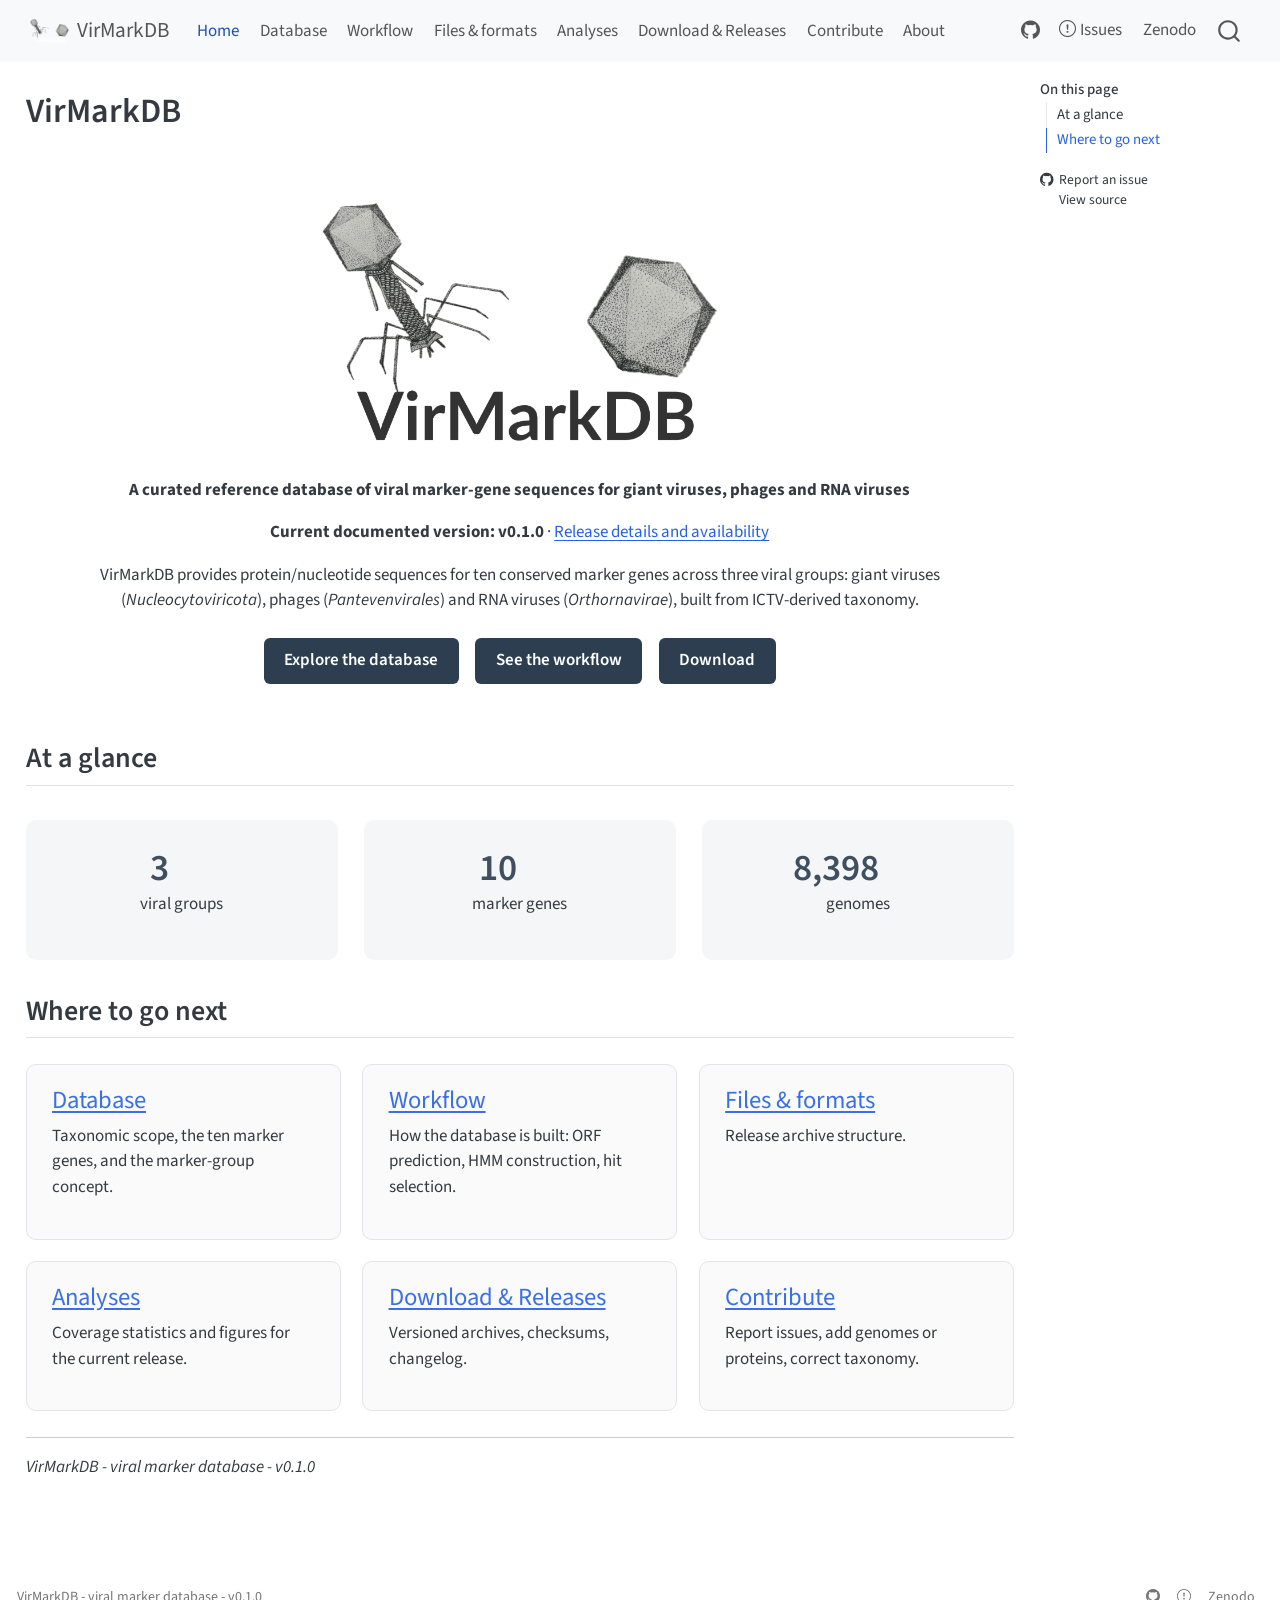
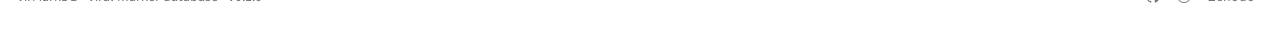
<file: index.html>
<!DOCTYPE html>
<html xmlns="http://www.w3.org/1999/xhtml" lang="en" xml:lang="en"><head>

<meta charset="utf-8">
<meta name="generator" content="quarto-1.6.42">

<meta name="viewport" content="width=device-width, initial-scale=1.0, user-scalable=yes">


<title>VirMarkDB</title>
<style>
code{white-space: pre-wrap;}
span.smallcaps{font-variant: small-caps;}
div.columns{display: flex; gap: min(4vw, 1.5em);}
div.column{flex: auto; overflow-x: auto;}
div.hanging-indent{margin-left: 1.5em; text-indent: -1.5em;}
ul.task-list{list-style: none;}
ul.task-list li input[type="checkbox"] {
  width: 0.8em;
  margin: 0 0.8em 0.2em -1em; /* quarto-specific, see https://github.com/quarto-dev/quarto-cli/issues/4556 */ 
  vertical-align: middle;
}
</style>


<script src="site_libs/quarto-nav/quarto-nav.js"></script>
<script src="site_libs/quarto-nav/headroom.min.js"></script>
<script src="site_libs/clipboard/clipboard.min.js"></script>
<script src="site_libs/quarto-search/autocomplete.umd.js"></script>
<script src="site_libs/quarto-search/fuse.min.js"></script>
<script src="site_libs/quarto-search/quarto-search.js"></script>
<meta name="quarto:offset" content="./">
<link href="./assets/logo_virmark_blank.png" rel="icon" type="image/png">
<script src="site_libs/quarto-html/quarto.js"></script>
<script src="site_libs/quarto-html/popper.min.js"></script>
<script src="site_libs/quarto-html/tippy.umd.min.js"></script>
<script src="site_libs/quarto-html/anchor.min.js"></script>
<link href="site_libs/quarto-html/tippy.css" rel="stylesheet">
<link href="site_libs/quarto-html/quarto-syntax-highlighting-2f5df379a58b258e96c21c0638c20c03.css" rel="stylesheet" id="quarto-text-highlighting-styles">
<script src="site_libs/bootstrap/bootstrap.min.js"></script>
<link href="site_libs/bootstrap/bootstrap-icons.css" rel="stylesheet">
<link href="site_libs/bootstrap/bootstrap-a5e256e5356073c5be481d0d0d0ba44e.min.css" rel="stylesheet" append-hash="true" id="quarto-bootstrap" data-mode="light">
<script id="quarto-search-options" type="application/json">{
  "location": "navbar",
  "copy-button": false,
  "collapse-after": 3,
  "panel-placement": "end",
  "type": "overlay",
  "limit": 50,
  "keyboard-shortcut": [
    "f",
    "/",
    "s"
  ],
  "show-item-context": false,
  "language": {
    "search-no-results-text": "No results",
    "search-matching-documents-text": "matching documents",
    "search-copy-link-title": "Copy link to search",
    "search-hide-matches-text": "Hide additional matches",
    "search-more-match-text": "more match in this document",
    "search-more-matches-text": "more matches in this document",
    "search-clear-button-title": "Clear",
    "search-text-placeholder": "",
    "search-detached-cancel-button-title": "Cancel",
    "search-submit-button-title": "Submit",
    "search-label": "Search"
  }
}</script>


<link rel="stylesheet" href="styles.css">
</head>

<body class="nav-fixed">

<div id="quarto-search-results"></div>
  <header id="quarto-header" class="headroom fixed-top">
    <nav class="navbar navbar-expand-lg " data-bs-theme="dark">
      <div class="navbar-container container-fluid">
      <div class="navbar-brand-container mx-auto">
    <a href="./index.html" class="navbar-brand navbar-brand-logo">
    <img src="./assets/logo_virmark_blank.png" alt="" class="navbar-logo">
    </a>
    <a class="navbar-brand" href="./index.html">
    <span class="navbar-title">VirMarkDB</span>
    </a>
  </div>
            <div id="quarto-search" class="" title="Search"></div>
          <button class="navbar-toggler" type="button" data-bs-toggle="collapse" data-bs-target="#navbarCollapse" aria-controls="navbarCollapse" role="menu" aria-expanded="false" aria-label="Toggle navigation" onclick="if (window.quartoToggleHeadroom) { window.quartoToggleHeadroom(); }">
  <span class="navbar-toggler-icon"></span>
</button>
          <div class="collapse navbar-collapse" id="navbarCollapse">
            <ul class="navbar-nav navbar-nav-scroll me-auto">
  <li class="nav-item">
    <a class="nav-link active" href="./index.html" aria-current="page"> 
<span class="menu-text">Home</span></a>
  </li>  
  <li class="nav-item">
    <a class="nav-link" href="./database.html"> 
<span class="menu-text">Database</span></a>
  </li>  
  <li class="nav-item">
    <a class="nav-link" href="./workflow.html"> 
<span class="menu-text">Workflow</span></a>
  </li>  
  <li class="nav-item">
    <a class="nav-link" href="./files-formats.html"> 
<span class="menu-text">Files &amp; formats</span></a>
  </li>  
  <li class="nav-item">
    <a class="nav-link" href="./analysis.html"> 
<span class="menu-text">Analyses</span></a>
  </li>  
  <li class="nav-item">
    <a class="nav-link" href="./releases.html"> 
<span class="menu-text">Download &amp; Releases</span></a>
  </li>  
  <li class="nav-item">
    <a class="nav-link" href="./contribute.html"> 
<span class="menu-text">Contribute</span></a>
  </li>  
  <li class="nav-item">
    <a class="nav-link" href="./about.html"> 
<span class="menu-text">About</span></a>
  </li>  
</ul>
            <ul class="navbar-nav navbar-nav-scroll ms-auto">
  <li class="nav-item compact">
    <a class="nav-link" href="https://github.com/virmarkdb/VirMarkDB"> <i class="bi bi-github" role="img">
</i> 
<span class="menu-text"></span></a>
  </li>  
  <li class="nav-item">
    <a class="nav-link" href="https://github.com/virmarkdb/VirMarkDB/issues"> <i class="bi bi-exclamation-circle" role="img">
</i> 
<span class="menu-text">Issues</span></a>
  </li>  
  <li class="nav-item">
    <a class="nav-link" href="https://doi.org/10.5281/zenodo.23712240"> 
<span class="menu-text">Zenodo</span></a>
  </li>  
</ul>
          </div> <!-- /navcollapse -->
            <div class="quarto-navbar-tools">
</div>
      </div> <!-- /container-fluid -->
    </nav>
</header>
<!-- content -->
<div id="quarto-content" class="quarto-container page-columns page-rows-contents page-layout-full page-navbar">
<!-- sidebar -->
<!-- margin-sidebar -->
    <div id="quarto-margin-sidebar" class="sidebar margin-sidebar">
        <nav id="TOC" role="doc-toc" class="toc-active">
    <h2 id="toc-title">On this page</h2>
   
  <ul>
  <li><a href="#at-a-glance" id="toc-at-a-glance" class="nav-link active" data-scroll-target="#at-a-glance">At a glance</a></li>
  <li><a href="#where-to-go-next" id="toc-where-to-go-next" class="nav-link" data-scroll-target="#where-to-go-next">Where to go next</a></li>
  </ul>
<div class="toc-actions"><ul><li><a href="https://github.com/virmarkdb/VirMarkDB/issues/new" class="toc-action"><i class="bi bi-github"></i>Report an issue</a></li><li><a href="https://github.com/virmarkdb/VirMarkDB/blob/main/index.qmd" class="toc-action"><i class="bi empty"></i>View source</a></li></ul></div></nav>
    </div>
<!-- main -->
<main class="content column-page-left" id="quarto-document-content">

<header id="title-block-header" class="quarto-title-block default">
<div class="quarto-title">
<h1 class="title">VirMarkDB</h1>
</div>



<div class="quarto-title-meta column-page-left">

    
  
    
  </div>
  


</header>


<div class="hero-banner">
<div class="quarto-figure quarto-figure-center">
<figure class="figure">
<p><img src="assets/logo_virmark.png" class="img-fluid quarto-figure quarto-figure-center figure-img" width="400"></p>
</figure>
</div>
<p><strong>A curated reference database of viral marker-gene sequences for giant viruses, phages and RNA viruses</strong></p>
<p><strong>Current documented version: v0.1.0</strong> · <a href="./releases.html">Release details and availability</a></p>
<p>VirMarkDB provides protein/nucleotide sequences for ten conserved marker genes across three viral groups: giant viruses (<em>Nucleocytoviricota</em>), phages (<em>Pantevenvirales</em>) and RNA viruses (<em>Orthornavirae</em>), built from ICTV-derived taxonomy.</p>
<p><a href="./database.html" class="btn-action">Explore the database</a> <a href="./workflow.html" class="btn-action">See the workflow</a> <a href="./releases.html" class="btn-action">Download</a></p>
</div>
<section id="at-a-glance" class="level2">
<h2 class="anchored" data-anchor-id="at-a-glance">At a glance</h2>
<div class="snapshot-grid">
<section id="section" class="level3 snapshot-card">
<h3 class="anchored" data-anchor-id="section">3</h3>
<p>viral groups</p>
</section>
<section id="section-1" class="level3 snapshot-card">
<h3 class="anchored" data-anchor-id="section-1">10</h3>
<p>marker genes</p>
</section>
<section id="section-2" class="level3 snapshot-card">
<h3 class="anchored" data-anchor-id="section-2">8,398</h3>
<p>genomes</p>
</section>
</div>
</section>
<section id="where-to-go-next" class="level2">
<h2 class="anchored" data-anchor-id="where-to-go-next">Where to go next</h2>
<div class="nav-grid">
<section id="database" class="level3 nav-card">
<h3 class="anchored" data-anchor-id="database"><a href="./database.html">Database</a></h3>
<p>Taxonomic scope, the ten marker genes, and the marker-group concept.</p>
</section>
<section id="workflow" class="level3 nav-card">
<h3 class="anchored" data-anchor-id="workflow"><a href="./workflow.html">Workflow</a></h3>
<p>How the database is built: ORF prediction, HMM construction, hit selection.</p>
</section>
<section id="files-formats" class="level3 nav-card">
<h3 class="anchored" data-anchor-id="files-formats"><a href="./files-formats.html">Files &amp; formats</a></h3>
<p>Release archive structure.</p>
</section>
<section id="analyses" class="level3 nav-card">
<h3 class="anchored" data-anchor-id="analyses"><a href="./analysis.html">Analyses</a></h3>
<p>Coverage statistics and figures for the current release.</p>
</section>
<section id="download-releases" class="level3 nav-card">
<h3 class="anchored" data-anchor-id="download-releases"><a href="./releases.html">Download &amp; Releases</a></h3>
<p>Versioned archives, checksums, changelog.</p>
</section>
<section id="contribute" class="level3 nav-card">
<h3 class="anchored" data-anchor-id="contribute"><a href="./contribute.html">Contribute</a></h3>
<p>Report issues, add genomes or proteins, correct taxonomy.</p>
</section>
</div>
<hr>
<p><em>VirMarkDB - viral marker database - v0.1.0</em></p>


</section>

<a onclick="window.scrollTo(0, 0); return false;" role="button" id="quarto-back-to-top"><i class="bi bi-arrow-up"></i> Back to top</a></main> <!-- /main -->
<script id="quarto-html-after-body" type="application/javascript">
window.document.addEventListener("DOMContentLoaded", function (event) {
  const toggleBodyColorMode = (bsSheetEl) => {
    const mode = bsSheetEl.getAttribute("data-mode");
    const bodyEl = window.document.querySelector("body");
    if (mode === "dark") {
      bodyEl.classList.add("quarto-dark");
      bodyEl.classList.remove("quarto-light");
    } else {
      bodyEl.classList.add("quarto-light");
      bodyEl.classList.remove("quarto-dark");
    }
  }
  const toggleBodyColorPrimary = () => {
    const bsSheetEl = window.document.querySelector("link#quarto-bootstrap");
    if (bsSheetEl) {
      toggleBodyColorMode(bsSheetEl);
    }
  }
  toggleBodyColorPrimary();  
  const icon = "";
  const anchorJS = new window.AnchorJS();
  anchorJS.options = {
    placement: 'right',
    icon: icon
  };
  anchorJS.add('.anchored');
  const isCodeAnnotation = (el) => {
    for (const clz of el.classList) {
      if (clz.startsWith('code-annotation-')) {                     
        return true;
      }
    }
    return false;
  }
  const onCopySuccess = function(e) {
    // button target
    const button = e.trigger;
    // don't keep focus
    button.blur();
    // flash "checked"
    button.classList.add('code-copy-button-checked');
    var currentTitle = button.getAttribute("title");
    button.setAttribute("title", "Copied!");
    let tooltip;
    if (window.bootstrap) {
      button.setAttribute("data-bs-toggle", "tooltip");
      button.setAttribute("data-bs-placement", "left");
      button.setAttribute("data-bs-title", "Copied!");
      tooltip = new bootstrap.Tooltip(button, 
        { trigger: "manual", 
          customClass: "code-copy-button-tooltip",
          offset: [0, -8]});
      tooltip.show();    
    }
    setTimeout(function() {
      if (tooltip) {
        tooltip.hide();
        button.removeAttribute("data-bs-title");
        button.removeAttribute("data-bs-toggle");
        button.removeAttribute("data-bs-placement");
      }
      button.setAttribute("title", currentTitle);
      button.classList.remove('code-copy-button-checked');
    }, 1000);
    // clear code selection
    e.clearSelection();
  }
  const getTextToCopy = function(trigger) {
      const codeEl = trigger.previousElementSibling.cloneNode(true);
      for (const childEl of codeEl.children) {
        if (isCodeAnnotation(childEl)) {
          childEl.remove();
        }
      }
      return codeEl.innerText;
  }
  const clipboard = new window.ClipboardJS('.code-copy-button:not([data-in-quarto-modal])', {
    text: getTextToCopy
  });
  clipboard.on('success', onCopySuccess);
  if (window.document.getElementById('quarto-embedded-source-code-modal')) {
    const clipboardModal = new window.ClipboardJS('.code-copy-button[data-in-quarto-modal]', {
      text: getTextToCopy,
      container: window.document.getElementById('quarto-embedded-source-code-modal')
    });
    clipboardModal.on('success', onCopySuccess);
  }
    var localhostRegex = new RegExp(/^(?:http|https):\/\/localhost\:?[0-9]*\//);
    var mailtoRegex = new RegExp(/^mailto:/);
      var filterRegex = new RegExp("https:\/\/virmarkdb\.github\.io\/VirMarkDB\/");
    var isInternal = (href) => {
        return filterRegex.test(href) || localhostRegex.test(href) || mailtoRegex.test(href);
    }
    // Inspect non-navigation links and adorn them if external
 	var links = window.document.querySelectorAll('a[href]:not(.nav-link):not(.navbar-brand):not(.toc-action):not(.sidebar-link):not(.sidebar-item-toggle):not(.pagination-link):not(.no-external):not([aria-hidden]):not(.dropdown-item):not(.quarto-navigation-tool):not(.about-link)');
    for (var i=0; i<links.length; i++) {
      const link = links[i];
      if (!isInternal(link.href)) {
        // undo the damage that might have been done by quarto-nav.js in the case of
        // links that we want to consider external
        if (link.dataset.originalHref !== undefined) {
          link.href = link.dataset.originalHref;
        }
      }
    }
  function tippyHover(el, contentFn, onTriggerFn, onUntriggerFn) {
    const config = {
      allowHTML: true,
      maxWidth: 500,
      delay: 100,
      arrow: false,
      appendTo: function(el) {
          return el.parentElement;
      },
      interactive: true,
      interactiveBorder: 10,
      theme: 'quarto',
      placement: 'bottom-start',
    };
    if (contentFn) {
      config.content = contentFn;
    }
    if (onTriggerFn) {
      config.onTrigger = onTriggerFn;
    }
    if (onUntriggerFn) {
      config.onUntrigger = onUntriggerFn;
    }
    window.tippy(el, config); 
  }
  const noterefs = window.document.querySelectorAll('a[role="doc-noteref"]');
  for (var i=0; i<noterefs.length; i++) {
    const ref = noterefs[i];
    tippyHover(ref, function() {
      // use id or data attribute instead here
      let href = ref.getAttribute('data-footnote-href') || ref.getAttribute('href');
      try { href = new URL(href).hash; } catch {}
      const id = href.replace(/^#\/?/, "");
      const note = window.document.getElementById(id);
      if (note) {
        return note.innerHTML;
      } else {
        return "";
      }
    });
  }
  const xrefs = window.document.querySelectorAll('a.quarto-xref');
  const processXRef = (id, note) => {
    // Strip column container classes
    const stripColumnClz = (el) => {
      el.classList.remove("page-full", "page-columns");
      if (el.children) {
        for (const child of el.children) {
          stripColumnClz(child);
        }
      }
    }
    stripColumnClz(note)
    if (id === null || id.startsWith('sec-')) {
      // Special case sections, only their first couple elements
      const container = document.createElement("div");
      if (note.children && note.children.length > 2) {
        container.appendChild(note.children[0].cloneNode(true));
        for (let i = 1; i < note.children.length; i++) {
          const child = note.children[i];
          if (child.tagName === "P" && child.innerText === "") {
            continue;
          } else {
            container.appendChild(child.cloneNode(true));
            break;
          }
        }
        if (window.Quarto?.typesetMath) {
          window.Quarto.typesetMath(container);
        }
        return container.innerHTML
      } else {
        if (window.Quarto?.typesetMath) {
          window.Quarto.typesetMath(note);
        }
        return note.innerHTML;
      }
    } else {
      // Remove any anchor links if they are present
      const anchorLink = note.querySelector('a.anchorjs-link');
      if (anchorLink) {
        anchorLink.remove();
      }
      if (window.Quarto?.typesetMath) {
        window.Quarto.typesetMath(note);
      }
      if (note.classList.contains("callout")) {
        return note.outerHTML;
      } else {
        return note.innerHTML;
      }
    }
  }
  for (var i=0; i<xrefs.length; i++) {
    const xref = xrefs[i];
    tippyHover(xref, undefined, function(instance) {
      instance.disable();
      let url = xref.getAttribute('href');
      let hash = undefined; 
      if (url.startsWith('#')) {
        hash = url;
      } else {
        try { hash = new URL(url).hash; } catch {}
      }
      if (hash) {
        const id = hash.replace(/^#\/?/, "");
        const note = window.document.getElementById(id);
        if (note !== null) {
          try {
            const html = processXRef(id, note.cloneNode(true));
            instance.setContent(html);
          } finally {
            instance.enable();
            instance.show();
          }
        } else {
          // See if we can fetch this
          fetch(url.split('#')[0])
          .then(res => res.text())
          .then(html => {
            const parser = new DOMParser();
            const htmlDoc = parser.parseFromString(html, "text/html");
            const note = htmlDoc.getElementById(id);
            if (note !== null) {
              const html = processXRef(id, note);
              instance.setContent(html);
            } 
          }).finally(() => {
            instance.enable();
            instance.show();
          });
        }
      } else {
        // See if we can fetch a full url (with no hash to target)
        // This is a special case and we should probably do some content thinning / targeting
        fetch(url)
        .then(res => res.text())
        .then(html => {
          const parser = new DOMParser();
          const htmlDoc = parser.parseFromString(html, "text/html");
          const note = htmlDoc.querySelector('main.content');
          if (note !== null) {
            // This should only happen for chapter cross references
            // (since there is no id in the URL)
            // remove the first header
            if (note.children.length > 0 && note.children[0].tagName === "HEADER") {
              note.children[0].remove();
            }
            const html = processXRef(null, note);
            instance.setContent(html);
          } 
        }).finally(() => {
          instance.enable();
          instance.show();
        });
      }
    }, function(instance) {
    });
  }
      let selectedAnnoteEl;
      const selectorForAnnotation = ( cell, annotation) => {
        let cellAttr = 'data-code-cell="' + cell + '"';
        let lineAttr = 'data-code-annotation="' +  annotation + '"';
        const selector = 'span[' + cellAttr + '][' + lineAttr + ']';
        return selector;
      }
      const selectCodeLines = (annoteEl) => {
        const doc = window.document;
        const targetCell = annoteEl.getAttribute("data-target-cell");
        const targetAnnotation = annoteEl.getAttribute("data-target-annotation");
        const annoteSpan = window.document.querySelector(selectorForAnnotation(targetCell, targetAnnotation));
        const lines = annoteSpan.getAttribute("data-code-lines").split(",");
        const lineIds = lines.map((line) => {
          return targetCell + "-" + line;
        })
        let top = null;
        let height = null;
        let parent = null;
        if (lineIds.length > 0) {
            //compute the position of the single el (top and bottom and make a div)
            const el = window.document.getElementById(lineIds[0]);
            top = el.offsetTop;
            height = el.offsetHeight;
            parent = el.parentElement.parentElement;
          if (lineIds.length > 1) {
            const lastEl = window.document.getElementById(lineIds[lineIds.length - 1]);
            const bottom = lastEl.offsetTop + lastEl.offsetHeight;
            height = bottom - top;
          }
          if (top !== null && height !== null && parent !== null) {
            // cook up a div (if necessary) and position it 
            let div = window.document.getElementById("code-annotation-line-highlight");
            if (div === null) {
              div = window.document.createElement("div");
              div.setAttribute("id", "code-annotation-line-highlight");
              div.style.position = 'absolute';
              parent.appendChild(div);
            }
            div.style.top = top - 2 + "px";
            div.style.height = height + 4 + "px";
            div.style.left = 0;
            let gutterDiv = window.document.getElementById("code-annotation-line-highlight-gutter");
            if (gutterDiv === null) {
              gutterDiv = window.document.createElement("div");
              gutterDiv.setAttribute("id", "code-annotation-line-highlight-gutter");
              gutterDiv.style.position = 'absolute';
              const codeCell = window.document.getElementById(targetCell);
              const gutter = codeCell.querySelector('.code-annotation-gutter');
              gutter.appendChild(gutterDiv);
            }
            gutterDiv.style.top = top - 2 + "px";
            gutterDiv.style.height = height + 4 + "px";
          }
          selectedAnnoteEl = annoteEl;
        }
      };
      const unselectCodeLines = () => {
        const elementsIds = ["code-annotation-line-highlight", "code-annotation-line-highlight-gutter"];
        elementsIds.forEach((elId) => {
          const div = window.document.getElementById(elId);
          if (div) {
            div.remove();
          }
        });
        selectedAnnoteEl = undefined;
      };
        // Handle positioning of the toggle
    window.addEventListener(
      "resize",
      throttle(() => {
        elRect = undefined;
        if (selectedAnnoteEl) {
          selectCodeLines(selectedAnnoteEl);
        }
      }, 10)
    );
    function throttle(fn, ms) {
    let throttle = false;
    let timer;
      return (...args) => {
        if(!throttle) { // first call gets through
            fn.apply(this, args);
            throttle = true;
        } else { // all the others get throttled
            if(timer) clearTimeout(timer); // cancel #2
            timer = setTimeout(() => {
              fn.apply(this, args);
              timer = throttle = false;
            }, ms);
        }
      };
    }
      // Attach click handler to the DT
      const annoteDls = window.document.querySelectorAll('dt[data-target-cell]');
      for (const annoteDlNode of annoteDls) {
        annoteDlNode.addEventListener('click', (event) => {
          const clickedEl = event.target;
          if (clickedEl !== selectedAnnoteEl) {
            unselectCodeLines();
            const activeEl = window.document.querySelector('dt[data-target-cell].code-annotation-active');
            if (activeEl) {
              activeEl.classList.remove('code-annotation-active');
            }
            selectCodeLines(clickedEl);
            clickedEl.classList.add('code-annotation-active');
          } else {
            // Unselect the line
            unselectCodeLines();
            clickedEl.classList.remove('code-annotation-active');
          }
        });
      }
  const findCites = (el) => {
    const parentEl = el.parentElement;
    if (parentEl) {
      const cites = parentEl.dataset.cites;
      if (cites) {
        return {
          el,
          cites: cites.split(' ')
        };
      } else {
        return findCites(el.parentElement)
      }
    } else {
      return undefined;
    }
  };
  var bibliorefs = window.document.querySelectorAll('a[role="doc-biblioref"]');
  for (var i=0; i<bibliorefs.length; i++) {
    const ref = bibliorefs[i];
    const citeInfo = findCites(ref);
    if (citeInfo) {
      tippyHover(citeInfo.el, function() {
        var popup = window.document.createElement('div');
        citeInfo.cites.forEach(function(cite) {
          var citeDiv = window.document.createElement('div');
          citeDiv.classList.add('hanging-indent');
          citeDiv.classList.add('csl-entry');
          var biblioDiv = window.document.getElementById('ref-' + cite);
          if (biblioDiv) {
            citeDiv.innerHTML = biblioDiv.innerHTML;
          }
          popup.appendChild(citeDiv);
        });
        return popup.innerHTML;
      });
    }
  }
});
</script>
</div> <!-- /content -->
<footer class="footer">
  <div class="nav-footer">
    <div class="nav-footer-left">
<p>VirMarkDB - viral marker database - v0.1.0</p>
</div>   
    <div class="nav-footer-center">
      &nbsp;
    <div class="toc-actions d-sm-block d-md-none"><ul><li><a href="https://github.com/virmarkdb/VirMarkDB/issues/new" class="toc-action"><i class="bi bi-github"></i>Report an issue</a></li><li><a href="https://github.com/virmarkdb/VirMarkDB/blob/main/index.qmd" class="toc-action"><i class="bi empty"></i>View source</a></li></ul></div></div>
    <div class="nav-footer-right">
      <ul class="footer-items list-unstyled">
    <li class="nav-item compact">
    <a class="nav-link" href="https://github.com/VirMarkDB/VirMarkDB">
      <i class="bi bi-github" role="img">
</i> 
    </a>
  </li>  
    <li class="nav-item compact">
    <a class="nav-link" href="https://github.com/VirMarkDB/VirMarkDB/issues">
      <i class="bi bi-exclamation-circle" role="img">
</i> 
    </a>
  </li>  
    <li class="nav-item">
    <a class="nav-link" href="https://doi.org/10.5281/zenodo.23712240">
<p>Zenodo</p>
</a>
  </li>  
</ul>
    </div>
  </div>
</footer>




</body></html>
</file>
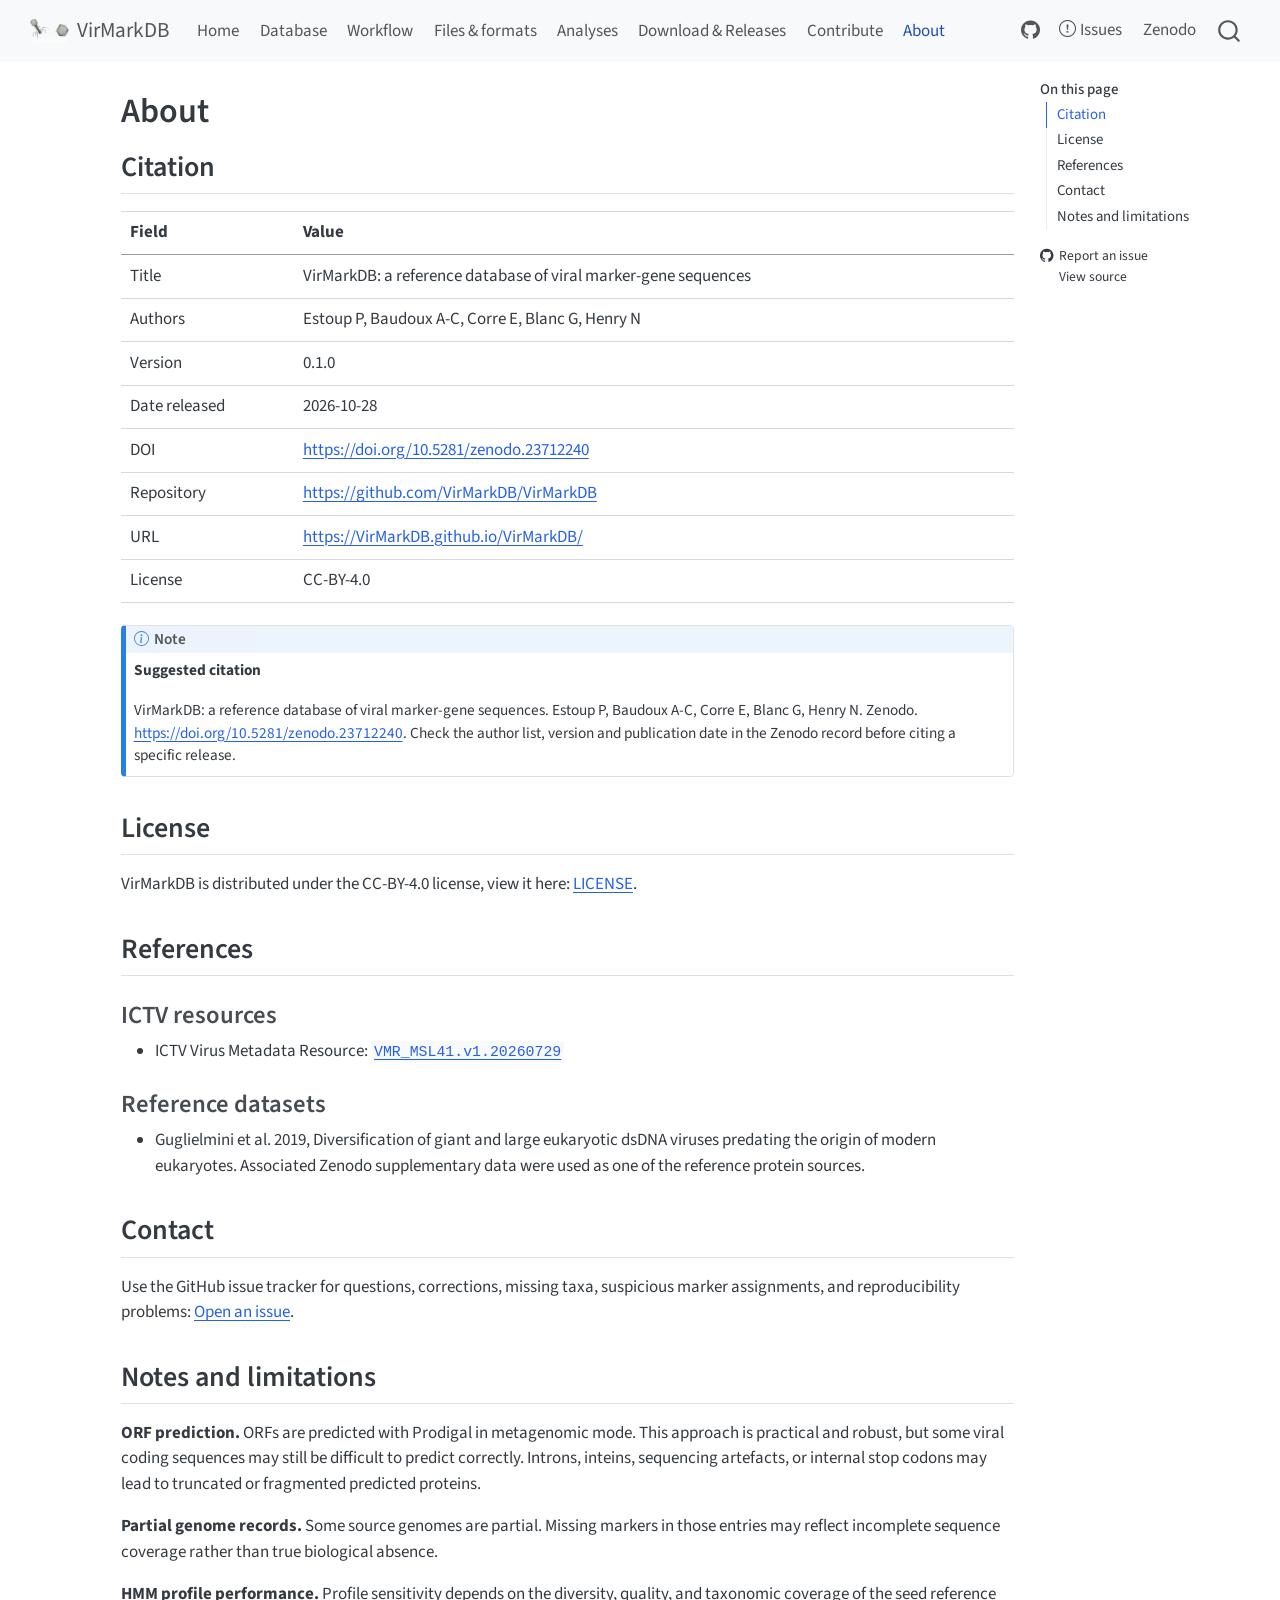
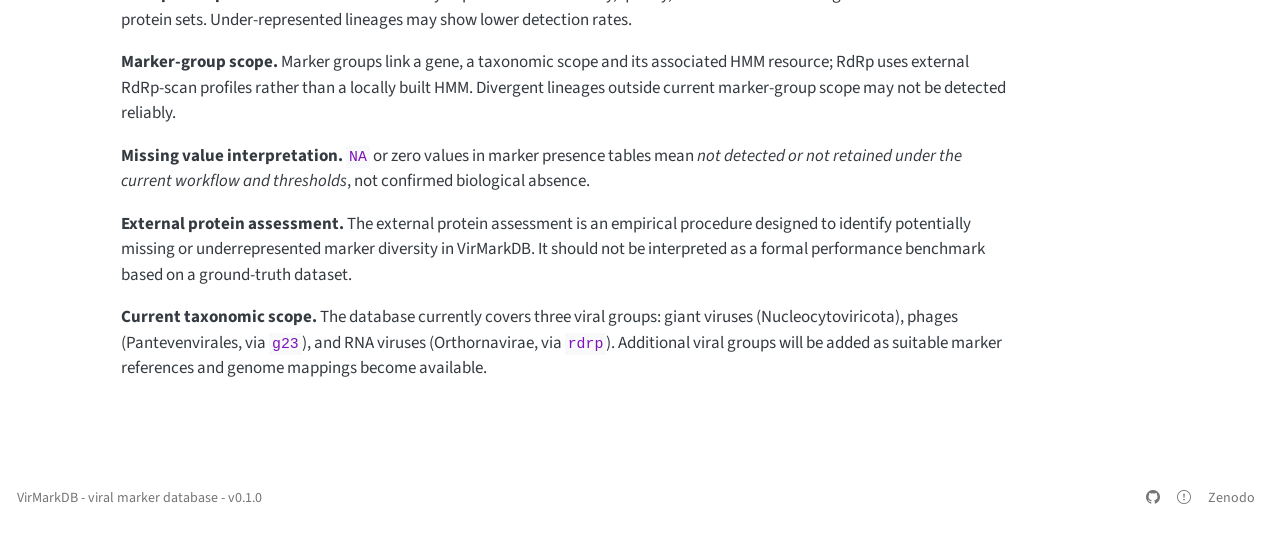
<file: about.html>
<!DOCTYPE html>
<html xmlns="http://www.w3.org/1999/xhtml" lang="en" xml:lang="en"><head>

<meta charset="utf-8">
<meta name="generator" content="quarto-1.6.42">

<meta name="viewport" content="width=device-width, initial-scale=1.0, user-scalable=yes">


<title>About – VirMarkDB</title>
<style>
code{white-space: pre-wrap;}
span.smallcaps{font-variant: small-caps;}
div.columns{display: flex; gap: min(4vw, 1.5em);}
div.column{flex: auto; overflow-x: auto;}
div.hanging-indent{margin-left: 1.5em; text-indent: -1.5em;}
ul.task-list{list-style: none;}
ul.task-list li input[type="checkbox"] {
  width: 0.8em;
  margin: 0 0.8em 0.2em -1em; /* quarto-specific, see https://github.com/quarto-dev/quarto-cli/issues/4556 */ 
  vertical-align: middle;
}
</style>


<script src="site_libs/quarto-nav/quarto-nav.js"></script>
<script src="site_libs/quarto-nav/headroom.min.js"></script>
<script src="site_libs/clipboard/clipboard.min.js"></script>
<script src="site_libs/quarto-search/autocomplete.umd.js"></script>
<script src="site_libs/quarto-search/fuse.min.js"></script>
<script src="site_libs/quarto-search/quarto-search.js"></script>
<meta name="quarto:offset" content="./">
<link href="./assets/logo_virmark_blank.png" rel="icon" type="image/png">
<script src="site_libs/quarto-html/quarto.js"></script>
<script src="site_libs/quarto-html/popper.min.js"></script>
<script src="site_libs/quarto-html/tippy.umd.min.js"></script>
<script src="site_libs/quarto-html/anchor.min.js"></script>
<link href="site_libs/quarto-html/tippy.css" rel="stylesheet">
<link href="site_libs/quarto-html/quarto-syntax-highlighting-2f5df379a58b258e96c21c0638c20c03.css" rel="stylesheet" id="quarto-text-highlighting-styles">
<script src="site_libs/bootstrap/bootstrap.min.js"></script>
<link href="site_libs/bootstrap/bootstrap-icons.css" rel="stylesheet">
<link href="site_libs/bootstrap/bootstrap-a5e256e5356073c5be481d0d0d0ba44e.min.css" rel="stylesheet" append-hash="true" id="quarto-bootstrap" data-mode="light">
<script id="quarto-search-options" type="application/json">{
  "location": "navbar",
  "copy-button": false,
  "collapse-after": 3,
  "panel-placement": "end",
  "type": "overlay",
  "limit": 50,
  "keyboard-shortcut": [
    "f",
    "/",
    "s"
  ],
  "show-item-context": false,
  "language": {
    "search-no-results-text": "No results",
    "search-matching-documents-text": "matching documents",
    "search-copy-link-title": "Copy link to search",
    "search-hide-matches-text": "Hide additional matches",
    "search-more-match-text": "more match in this document",
    "search-more-matches-text": "more matches in this document",
    "search-clear-button-title": "Clear",
    "search-text-placeholder": "",
    "search-detached-cancel-button-title": "Cancel",
    "search-submit-button-title": "Submit",
    "search-label": "Search"
  }
}</script>


<link rel="stylesheet" href="styles.css">
</head>

<body class="nav-fixed">

<div id="quarto-search-results"></div>
  <header id="quarto-header" class="headroom fixed-top">
    <nav class="navbar navbar-expand-lg " data-bs-theme="dark">
      <div class="navbar-container container-fluid">
      <div class="navbar-brand-container mx-auto">
    <a href="./index.html" class="navbar-brand navbar-brand-logo">
    <img src="./assets/logo_virmark_blank.png" alt="" class="navbar-logo">
    </a>
    <a class="navbar-brand" href="./index.html">
    <span class="navbar-title">VirMarkDB</span>
    </a>
  </div>
            <div id="quarto-search" class="" title="Search"></div>
          <button class="navbar-toggler" type="button" data-bs-toggle="collapse" data-bs-target="#navbarCollapse" aria-controls="navbarCollapse" role="menu" aria-expanded="false" aria-label="Toggle navigation" onclick="if (window.quartoToggleHeadroom) { window.quartoToggleHeadroom(); }">
  <span class="navbar-toggler-icon"></span>
</button>
          <div class="collapse navbar-collapse" id="navbarCollapse">
            <ul class="navbar-nav navbar-nav-scroll me-auto">
  <li class="nav-item">
    <a class="nav-link" href="./index.html"> 
<span class="menu-text">Home</span></a>
  </li>  
  <li class="nav-item">
    <a class="nav-link" href="./database.html"> 
<span class="menu-text">Database</span></a>
  </li>  
  <li class="nav-item">
    <a class="nav-link" href="./workflow.html"> 
<span class="menu-text">Workflow</span></a>
  </li>  
  <li class="nav-item">
    <a class="nav-link" href="./files-formats.html"> 
<span class="menu-text">Files &amp; formats</span></a>
  </li>  
  <li class="nav-item">
    <a class="nav-link" href="./analysis.html"> 
<span class="menu-text">Analyses</span></a>
  </li>  
  <li class="nav-item">
    <a class="nav-link" href="./releases.html"> 
<span class="menu-text">Download &amp; Releases</span></a>
  </li>  
  <li class="nav-item">
    <a class="nav-link" href="./contribute.html"> 
<span class="menu-text">Contribute</span></a>
  </li>  
  <li class="nav-item">
    <a class="nav-link active" href="./about.html" aria-current="page"> 
<span class="menu-text">About</span></a>
  </li>  
</ul>
            <ul class="navbar-nav navbar-nav-scroll ms-auto">
  <li class="nav-item compact">
    <a class="nav-link" href="https://github.com/virmarkdb/VirMarkDB"> <i class="bi bi-github" role="img">
</i> 
<span class="menu-text"></span></a>
  </li>  
  <li class="nav-item">
    <a class="nav-link" href="https://github.com/virmarkdb/VirMarkDB/issues"> <i class="bi bi-exclamation-circle" role="img">
</i> 
<span class="menu-text">Issues</span></a>
  </li>  
  <li class="nav-item">
    <a class="nav-link" href="https://doi.org/10.5281/zenodo.23712240"> 
<span class="menu-text">Zenodo</span></a>
  </li>  
</ul>
          </div> <!-- /navcollapse -->
            <div class="quarto-navbar-tools">
</div>
      </div> <!-- /container-fluid -->
    </nav>
</header>
<!-- content -->
<div id="quarto-content" class="quarto-container page-columns page-rows-contents page-layout-article page-navbar">
<!-- sidebar -->
<!-- margin-sidebar -->
    <div id="quarto-margin-sidebar" class="sidebar margin-sidebar">
        <nav id="TOC" role="doc-toc" class="toc-active">
    <h2 id="toc-title">On this page</h2>
   
  <ul>
  <li><a href="#citation" id="toc-citation" class="nav-link active" data-scroll-target="#citation">Citation</a></li>
  <li><a href="#license" id="toc-license" class="nav-link" data-scroll-target="#license">License</a></li>
  <li><a href="#references" id="toc-references" class="nav-link" data-scroll-target="#references">References</a>
  <ul class="collapse">
  <li><a href="#ictv-resources" id="toc-ictv-resources" class="nav-link" data-scroll-target="#ictv-resources">ICTV resources</a></li>
  <li><a href="#reference-datasets" id="toc-reference-datasets" class="nav-link" data-scroll-target="#reference-datasets">Reference datasets</a></li>
  </ul></li>
  <li><a href="#contact" id="toc-contact" class="nav-link" data-scroll-target="#contact">Contact</a></li>
  <li><a href="#notes-and-limitations" id="toc-notes-and-limitations" class="nav-link" data-scroll-target="#notes-and-limitations">Notes and limitations</a></li>
  </ul>
<div class="toc-actions"><ul><li><a href="https://github.com/virmarkdb/VirMarkDB/issues/new" class="toc-action"><i class="bi bi-github"></i>Report an issue</a></li><li><a href="https://github.com/virmarkdb/VirMarkDB/blob/main/about.qmd" class="toc-action"><i class="bi empty"></i>View source</a></li></ul></div></nav>
    </div>
<!-- main -->
<main class="content" id="quarto-document-content">

<header id="title-block-header" class="quarto-title-block default">
<div class="quarto-title">
<h1 class="title">About</h1>
</div>



<div class="quarto-title-meta">

    
  
    
  </div>
  


</header>


<section id="citation" class="level2">
<h2 class="anchored" data-anchor-id="citation">Citation</h2>
<table class="caption-top table">
<thead>
<tr class="header">
<th>Field</th>
<th>Value</th>
</tr>
</thead>
<tbody>
<tr class="odd">
<td>Title</td>
<td>VirMarkDB: a reference database of viral marker-gene sequences</td>
</tr>
<tr class="even">
<td>Authors</td>
<td>Estoup P, Baudoux A-C, Corre E, Blanc G, Henry N</td>
</tr>
<tr class="odd">
<td>Version</td>
<td>0.1.0</td>
</tr>
<tr class="even">
<td>Date released</td>
<td>2026-10-28</td>
</tr>
<tr class="odd">
<td>DOI</td>
<td><a href="https://doi.org/10.5281/zenodo.23712240">https://doi.org/10.5281/zenodo.23712240</a></td>
</tr>
<tr class="even">
<td>Repository</td>
<td><a href="https://github.com/VirMarkDB/VirMarkDB" class="uri">https://github.com/VirMarkDB/VirMarkDB</a></td>
</tr>
<tr class="odd">
<td>URL</td>
<td><a href="https://VirMarkDB.github.io/VirMarkDB/" class="uri">https://VirMarkDB.github.io/VirMarkDB/</a></td>
</tr>
<tr class="even">
<td>License</td>
<td>CC-BY-4.0</td>
</tr>
</tbody>
</table>
<div class="callout callout-style-default callout-note callout-titled">
<div class="callout-header d-flex align-content-center">
<div class="callout-icon-container">
<i class="callout-icon"></i>
</div>
<div class="callout-title-container flex-fill">
Note
</div>
</div>
<div class="callout-body-container callout-body">
<p><strong>Suggested citation</strong></p>
<p>VirMarkDB: a reference database of viral marker-gene sequences. Estoup P, Baudoux A-C, Corre E, Blanc G, Henry N. Zenodo. <a href="https://doi.org/10.5281/zenodo.23712240">https://doi.org/10.5281/zenodo.23712240</a>. Check the author list, version and publication date in the Zenodo record before citing a specific release.</p>
</div>
</div>
</section>
<section id="license" class="level2">
<h2 class="anchored" data-anchor-id="license">License</h2>
<p>VirMarkDB is distributed under the CC-BY-4.0 license, view it here: <a href="https://github.com/virmarkdb/VirMarkDB/blob/dev/LICENSE">LICENSE</a>.</p>
</section>
<section id="references" class="level2">
<h2 class="anchored" data-anchor-id="references">References</h2>
<section id="ictv-resources" class="level3">
<h3 class="anchored" data-anchor-id="ictv-resources">ICTV resources</h3>
<ul>
<li>ICTV Virus Metadata Resource: <a href="https://ictv.global/sites/default/files/VMR/VMR_MSL41.v1.20260729.xlsx"><code>VMR_MSL41.v1.20260729</code></a></li>
</ul>
</section>
<section id="reference-datasets" class="level3">
<h3 class="anchored" data-anchor-id="reference-datasets">Reference datasets</h3>
<ul>
<li>Guglielmini et al.&nbsp;2019, Diversification of giant and large eukaryotic dsDNA viruses predating the origin of modern eukaryotes. Associated Zenodo supplementary data were used as one of the reference protein sources.</li>
</ul>
</section>
</section>
<section id="contact" class="level2">
<h2 class="anchored" data-anchor-id="contact">Contact</h2>
<p>Use the GitHub issue tracker for questions, corrections, missing taxa, suspicious marker assignments, and reproducibility problems: <a href="https://github.com/VirMarkDB/VirMarkDB/issues">Open an issue</a>.</p>
</section>
<section id="notes-and-limitations" class="level2">
<h2 class="anchored" data-anchor-id="notes-and-limitations">Notes and limitations</h2>
<p><strong>ORF prediction.</strong> ORFs are predicted with Prodigal in metagenomic mode. This approach is practical and robust, but some viral coding sequences may still be difficult to predict correctly. Introns, inteins, sequencing artefacts, or internal stop codons may lead to truncated or fragmented predicted proteins.</p>
<p><strong>Partial genome records.</strong> Some source genomes are partial. Missing markers in those entries may reflect incomplete sequence coverage rather than true biological absence.</p>
<p><strong>HMM profile performance.</strong> Profile sensitivity depends on the diversity, quality, and taxonomic coverage of the seed reference protein sets. Under-represented lineages may show lower detection rates.</p>
<p><strong>Marker-group scope.</strong> Marker groups link a gene, a taxonomic scope and its associated HMM resource; RdRp uses external RdRp-scan profiles rather than a locally built HMM. Divergent lineages outside current marker-group scope may not be detected reliably.</p>
<p><strong>Missing value interpretation.</strong> <code>NA</code> or zero values in marker presence tables mean <em>not detected or not retained under the current workflow and thresholds</em>, not confirmed biological absence.</p>
<p><strong>External protein assessment.</strong> The external protein assessment is an empirical procedure designed to identify potentially missing or underrepresented marker diversity in VirMarkDB. It should not be interpreted as a formal performance benchmark based on a ground-truth dataset.</p>
<p><strong>Current taxonomic scope.</strong> The database currently covers three viral groups: giant viruses (Nucleocytoviricota), phages (Pantevenvirales, via <code>g23</code>), and RNA viruses (Orthornavirae, via <code>rdrp</code>). Additional viral groups will be added as suitable marker references and genome mappings become available.</p>


</section>

<a onclick="window.scrollTo(0, 0); return false;" role="button" id="quarto-back-to-top"><i class="bi bi-arrow-up"></i> Back to top</a></main> <!-- /main -->
<script id="quarto-html-after-body" type="application/javascript">
window.document.addEventListener("DOMContentLoaded", function (event) {
  const toggleBodyColorMode = (bsSheetEl) => {
    const mode = bsSheetEl.getAttribute("data-mode");
    const bodyEl = window.document.querySelector("body");
    if (mode === "dark") {
      bodyEl.classList.add("quarto-dark");
      bodyEl.classList.remove("quarto-light");
    } else {
      bodyEl.classList.add("quarto-light");
      bodyEl.classList.remove("quarto-dark");
    }
  }
  const toggleBodyColorPrimary = () => {
    const bsSheetEl = window.document.querySelector("link#quarto-bootstrap");
    if (bsSheetEl) {
      toggleBodyColorMode(bsSheetEl);
    }
  }
  toggleBodyColorPrimary();  
  const icon = "";
  const anchorJS = new window.AnchorJS();
  anchorJS.options = {
    placement: 'right',
    icon: icon
  };
  anchorJS.add('.anchored');
  const isCodeAnnotation = (el) => {
    for (const clz of el.classList) {
      if (clz.startsWith('code-annotation-')) {                     
        return true;
      }
    }
    return false;
  }
  const onCopySuccess = function(e) {
    // button target
    const button = e.trigger;
    // don't keep focus
    button.blur();
    // flash "checked"
    button.classList.add('code-copy-button-checked');
    var currentTitle = button.getAttribute("title");
    button.setAttribute("title", "Copied!");
    let tooltip;
    if (window.bootstrap) {
      button.setAttribute("data-bs-toggle", "tooltip");
      button.setAttribute("data-bs-placement", "left");
      button.setAttribute("data-bs-title", "Copied!");
      tooltip = new bootstrap.Tooltip(button, 
        { trigger: "manual", 
          customClass: "code-copy-button-tooltip",
          offset: [0, -8]});
      tooltip.show();    
    }
    setTimeout(function() {
      if (tooltip) {
        tooltip.hide();
        button.removeAttribute("data-bs-title");
        button.removeAttribute("data-bs-toggle");
        button.removeAttribute("data-bs-placement");
      }
      button.setAttribute("title", currentTitle);
      button.classList.remove('code-copy-button-checked');
    }, 1000);
    // clear code selection
    e.clearSelection();
  }
  const getTextToCopy = function(trigger) {
      const codeEl = trigger.previousElementSibling.cloneNode(true);
      for (const childEl of codeEl.children) {
        if (isCodeAnnotation(childEl)) {
          childEl.remove();
        }
      }
      return codeEl.innerText;
  }
  const clipboard = new window.ClipboardJS('.code-copy-button:not([data-in-quarto-modal])', {
    text: getTextToCopy
  });
  clipboard.on('success', onCopySuccess);
  if (window.document.getElementById('quarto-embedded-source-code-modal')) {
    const clipboardModal = new window.ClipboardJS('.code-copy-button[data-in-quarto-modal]', {
      text: getTextToCopy,
      container: window.document.getElementById('quarto-embedded-source-code-modal')
    });
    clipboardModal.on('success', onCopySuccess);
  }
    var localhostRegex = new RegExp(/^(?:http|https):\/\/localhost\:?[0-9]*\//);
    var mailtoRegex = new RegExp(/^mailto:/);
      var filterRegex = new RegExp("https:\/\/virmarkdb\.github\.io\/VirMarkDB\/");
    var isInternal = (href) => {
        return filterRegex.test(href) || localhostRegex.test(href) || mailtoRegex.test(href);
    }
    // Inspect non-navigation links and adorn them if external
 	var links = window.document.querySelectorAll('a[href]:not(.nav-link):not(.navbar-brand):not(.toc-action):not(.sidebar-link):not(.sidebar-item-toggle):not(.pagination-link):not(.no-external):not([aria-hidden]):not(.dropdown-item):not(.quarto-navigation-tool):not(.about-link)');
    for (var i=0; i<links.length; i++) {
      const link = links[i];
      if (!isInternal(link.href)) {
        // undo the damage that might have been done by quarto-nav.js in the case of
        // links that we want to consider external
        if (link.dataset.originalHref !== undefined) {
          link.href = link.dataset.originalHref;
        }
      }
    }
  function tippyHover(el, contentFn, onTriggerFn, onUntriggerFn) {
    const config = {
      allowHTML: true,
      maxWidth: 500,
      delay: 100,
      arrow: false,
      appendTo: function(el) {
          return el.parentElement;
      },
      interactive: true,
      interactiveBorder: 10,
      theme: 'quarto',
      placement: 'bottom-start',
    };
    if (contentFn) {
      config.content = contentFn;
    }
    if (onTriggerFn) {
      config.onTrigger = onTriggerFn;
    }
    if (onUntriggerFn) {
      config.onUntrigger = onUntriggerFn;
    }
    window.tippy(el, config); 
  }
  const noterefs = window.document.querySelectorAll('a[role="doc-noteref"]');
  for (var i=0; i<noterefs.length; i++) {
    const ref = noterefs[i];
    tippyHover(ref, function() {
      // use id or data attribute instead here
      let href = ref.getAttribute('data-footnote-href') || ref.getAttribute('href');
      try { href = new URL(href).hash; } catch {}
      const id = href.replace(/^#\/?/, "");
      const note = window.document.getElementById(id);
      if (note) {
        return note.innerHTML;
      } else {
        return "";
      }
    });
  }
  const xrefs = window.document.querySelectorAll('a.quarto-xref');
  const processXRef = (id, note) => {
    // Strip column container classes
    const stripColumnClz = (el) => {
      el.classList.remove("page-full", "page-columns");
      if (el.children) {
        for (const child of el.children) {
          stripColumnClz(child);
        }
      }
    }
    stripColumnClz(note)
    if (id === null || id.startsWith('sec-')) {
      // Special case sections, only their first couple elements
      const container = document.createElement("div");
      if (note.children && note.children.length > 2) {
        container.appendChild(note.children[0].cloneNode(true));
        for (let i = 1; i < note.children.length; i++) {
          const child = note.children[i];
          if (child.tagName === "P" && child.innerText === "") {
            continue;
          } else {
            container.appendChild(child.cloneNode(true));
            break;
          }
        }
        if (window.Quarto?.typesetMath) {
          window.Quarto.typesetMath(container);
        }
        return container.innerHTML
      } else {
        if (window.Quarto?.typesetMath) {
          window.Quarto.typesetMath(note);
        }
        return note.innerHTML;
      }
    } else {
      // Remove any anchor links if they are present
      const anchorLink = note.querySelector('a.anchorjs-link');
      if (anchorLink) {
        anchorLink.remove();
      }
      if (window.Quarto?.typesetMath) {
        window.Quarto.typesetMath(note);
      }
      if (note.classList.contains("callout")) {
        return note.outerHTML;
      } else {
        return note.innerHTML;
      }
    }
  }
  for (var i=0; i<xrefs.length; i++) {
    const xref = xrefs[i];
    tippyHover(xref, undefined, function(instance) {
      instance.disable();
      let url = xref.getAttribute('href');
      let hash = undefined; 
      if (url.startsWith('#')) {
        hash = url;
      } else {
        try { hash = new URL(url).hash; } catch {}
      }
      if (hash) {
        const id = hash.replace(/^#\/?/, "");
        const note = window.document.getElementById(id);
        if (note !== null) {
          try {
            const html = processXRef(id, note.cloneNode(true));
            instance.setContent(html);
          } finally {
            instance.enable();
            instance.show();
          }
        } else {
          // See if we can fetch this
          fetch(url.split('#')[0])
          .then(res => res.text())
          .then(html => {
            const parser = new DOMParser();
            const htmlDoc = parser.parseFromString(html, "text/html");
            const note = htmlDoc.getElementById(id);
            if (note !== null) {
              const html = processXRef(id, note);
              instance.setContent(html);
            } 
          }).finally(() => {
            instance.enable();
            instance.show();
          });
        }
      } else {
        // See if we can fetch a full url (with no hash to target)
        // This is a special case and we should probably do some content thinning / targeting
        fetch(url)
        .then(res => res.text())
        .then(html => {
          const parser = new DOMParser();
          const htmlDoc = parser.parseFromString(html, "text/html");
          const note = htmlDoc.querySelector('main.content');
          if (note !== null) {
            // This should only happen for chapter cross references
            // (since there is no id in the URL)
            // remove the first header
            if (note.children.length > 0 && note.children[0].tagName === "HEADER") {
              note.children[0].remove();
            }
            const html = processXRef(null, note);
            instance.setContent(html);
          } 
        }).finally(() => {
          instance.enable();
          instance.show();
        });
      }
    }, function(instance) {
    });
  }
      let selectedAnnoteEl;
      const selectorForAnnotation = ( cell, annotation) => {
        let cellAttr = 'data-code-cell="' + cell + '"';
        let lineAttr = 'data-code-annotation="' +  annotation + '"';
        const selector = 'span[' + cellAttr + '][' + lineAttr + ']';
        return selector;
      }
      const selectCodeLines = (annoteEl) => {
        const doc = window.document;
        const targetCell = annoteEl.getAttribute("data-target-cell");
        const targetAnnotation = annoteEl.getAttribute("data-target-annotation");
        const annoteSpan = window.document.querySelector(selectorForAnnotation(targetCell, targetAnnotation));
        const lines = annoteSpan.getAttribute("data-code-lines").split(",");
        const lineIds = lines.map((line) => {
          return targetCell + "-" + line;
        })
        let top = null;
        let height = null;
        let parent = null;
        if (lineIds.length > 0) {
            //compute the position of the single el (top and bottom and make a div)
            const el = window.document.getElementById(lineIds[0]);
            top = el.offsetTop;
            height = el.offsetHeight;
            parent = el.parentElement.parentElement;
          if (lineIds.length > 1) {
            const lastEl = window.document.getElementById(lineIds[lineIds.length - 1]);
            const bottom = lastEl.offsetTop + lastEl.offsetHeight;
            height = bottom - top;
          }
          if (top !== null && height !== null && parent !== null) {
            // cook up a div (if necessary) and position it 
            let div = window.document.getElementById("code-annotation-line-highlight");
            if (div === null) {
              div = window.document.createElement("div");
              div.setAttribute("id", "code-annotation-line-highlight");
              div.style.position = 'absolute';
              parent.appendChild(div);
            }
            div.style.top = top - 2 + "px";
            div.style.height = height + 4 + "px";
            div.style.left = 0;
            let gutterDiv = window.document.getElementById("code-annotation-line-highlight-gutter");
            if (gutterDiv === null) {
              gutterDiv = window.document.createElement("div");
              gutterDiv.setAttribute("id", "code-annotation-line-highlight-gutter");
              gutterDiv.style.position = 'absolute';
              const codeCell = window.document.getElementById(targetCell);
              const gutter = codeCell.querySelector('.code-annotation-gutter');
              gutter.appendChild(gutterDiv);
            }
            gutterDiv.style.top = top - 2 + "px";
            gutterDiv.style.height = height + 4 + "px";
          }
          selectedAnnoteEl = annoteEl;
        }
      };
      const unselectCodeLines = () => {
        const elementsIds = ["code-annotation-line-highlight", "code-annotation-line-highlight-gutter"];
        elementsIds.forEach((elId) => {
          const div = window.document.getElementById(elId);
          if (div) {
            div.remove();
          }
        });
        selectedAnnoteEl = undefined;
      };
        // Handle positioning of the toggle
    window.addEventListener(
      "resize",
      throttle(() => {
        elRect = undefined;
        if (selectedAnnoteEl) {
          selectCodeLines(selectedAnnoteEl);
        }
      }, 10)
    );
    function throttle(fn, ms) {
    let throttle = false;
    let timer;
      return (...args) => {
        if(!throttle) { // first call gets through
            fn.apply(this, args);
            throttle = true;
        } else { // all the others get throttled
            if(timer) clearTimeout(timer); // cancel #2
            timer = setTimeout(() => {
              fn.apply(this, args);
              timer = throttle = false;
            }, ms);
        }
      };
    }
      // Attach click handler to the DT
      const annoteDls = window.document.querySelectorAll('dt[data-target-cell]');
      for (const annoteDlNode of annoteDls) {
        annoteDlNode.addEventListener('click', (event) => {
          const clickedEl = event.target;
          if (clickedEl !== selectedAnnoteEl) {
            unselectCodeLines();
            const activeEl = window.document.querySelector('dt[data-target-cell].code-annotation-active');
            if (activeEl) {
              activeEl.classList.remove('code-annotation-active');
            }
            selectCodeLines(clickedEl);
            clickedEl.classList.add('code-annotation-active');
          } else {
            // Unselect the line
            unselectCodeLines();
            clickedEl.classList.remove('code-annotation-active');
          }
        });
      }
  const findCites = (el) => {
    const parentEl = el.parentElement;
    if (parentEl) {
      const cites = parentEl.dataset.cites;
      if (cites) {
        return {
          el,
          cites: cites.split(' ')
        };
      } else {
        return findCites(el.parentElement)
      }
    } else {
      return undefined;
    }
  };
  var bibliorefs = window.document.querySelectorAll('a[role="doc-biblioref"]');
  for (var i=0; i<bibliorefs.length; i++) {
    const ref = bibliorefs[i];
    const citeInfo = findCites(ref);
    if (citeInfo) {
      tippyHover(citeInfo.el, function() {
        var popup = window.document.createElement('div');
        citeInfo.cites.forEach(function(cite) {
          var citeDiv = window.document.createElement('div');
          citeDiv.classList.add('hanging-indent');
          citeDiv.classList.add('csl-entry');
          var biblioDiv = window.document.getElementById('ref-' + cite);
          if (biblioDiv) {
            citeDiv.innerHTML = biblioDiv.innerHTML;
          }
          popup.appendChild(citeDiv);
        });
        return popup.innerHTML;
      });
    }
  }
});
</script>
</div> <!-- /content -->
<footer class="footer">
  <div class="nav-footer">
    <div class="nav-footer-left">
<p>VirMarkDB - viral marker database - v0.1.0</p>
</div>   
    <div class="nav-footer-center">
      &nbsp;
    <div class="toc-actions d-sm-block d-md-none"><ul><li><a href="https://github.com/virmarkdb/VirMarkDB/issues/new" class="toc-action"><i class="bi bi-github"></i>Report an issue</a></li><li><a href="https://github.com/virmarkdb/VirMarkDB/blob/main/about.qmd" class="toc-action"><i class="bi empty"></i>View source</a></li></ul></div></div>
    <div class="nav-footer-right">
      <ul class="footer-items list-unstyled">
    <li class="nav-item compact">
    <a class="nav-link" href="https://github.com/VirMarkDB/VirMarkDB">
      <i class="bi bi-github" role="img">
</i> 
    </a>
  </li>  
    <li class="nav-item compact">
    <a class="nav-link" href="https://github.com/VirMarkDB/VirMarkDB/issues">
      <i class="bi bi-exclamation-circle" role="img">
</i> 
    </a>
  </li>  
    <li class="nav-item">
    <a class="nav-link" href="https://doi.org/10.5281/zenodo.23712240">
<p>Zenodo</p>
</a>
  </li>  
</ul>
    </div>
  </div>
</footer>




</body></html>
</file>
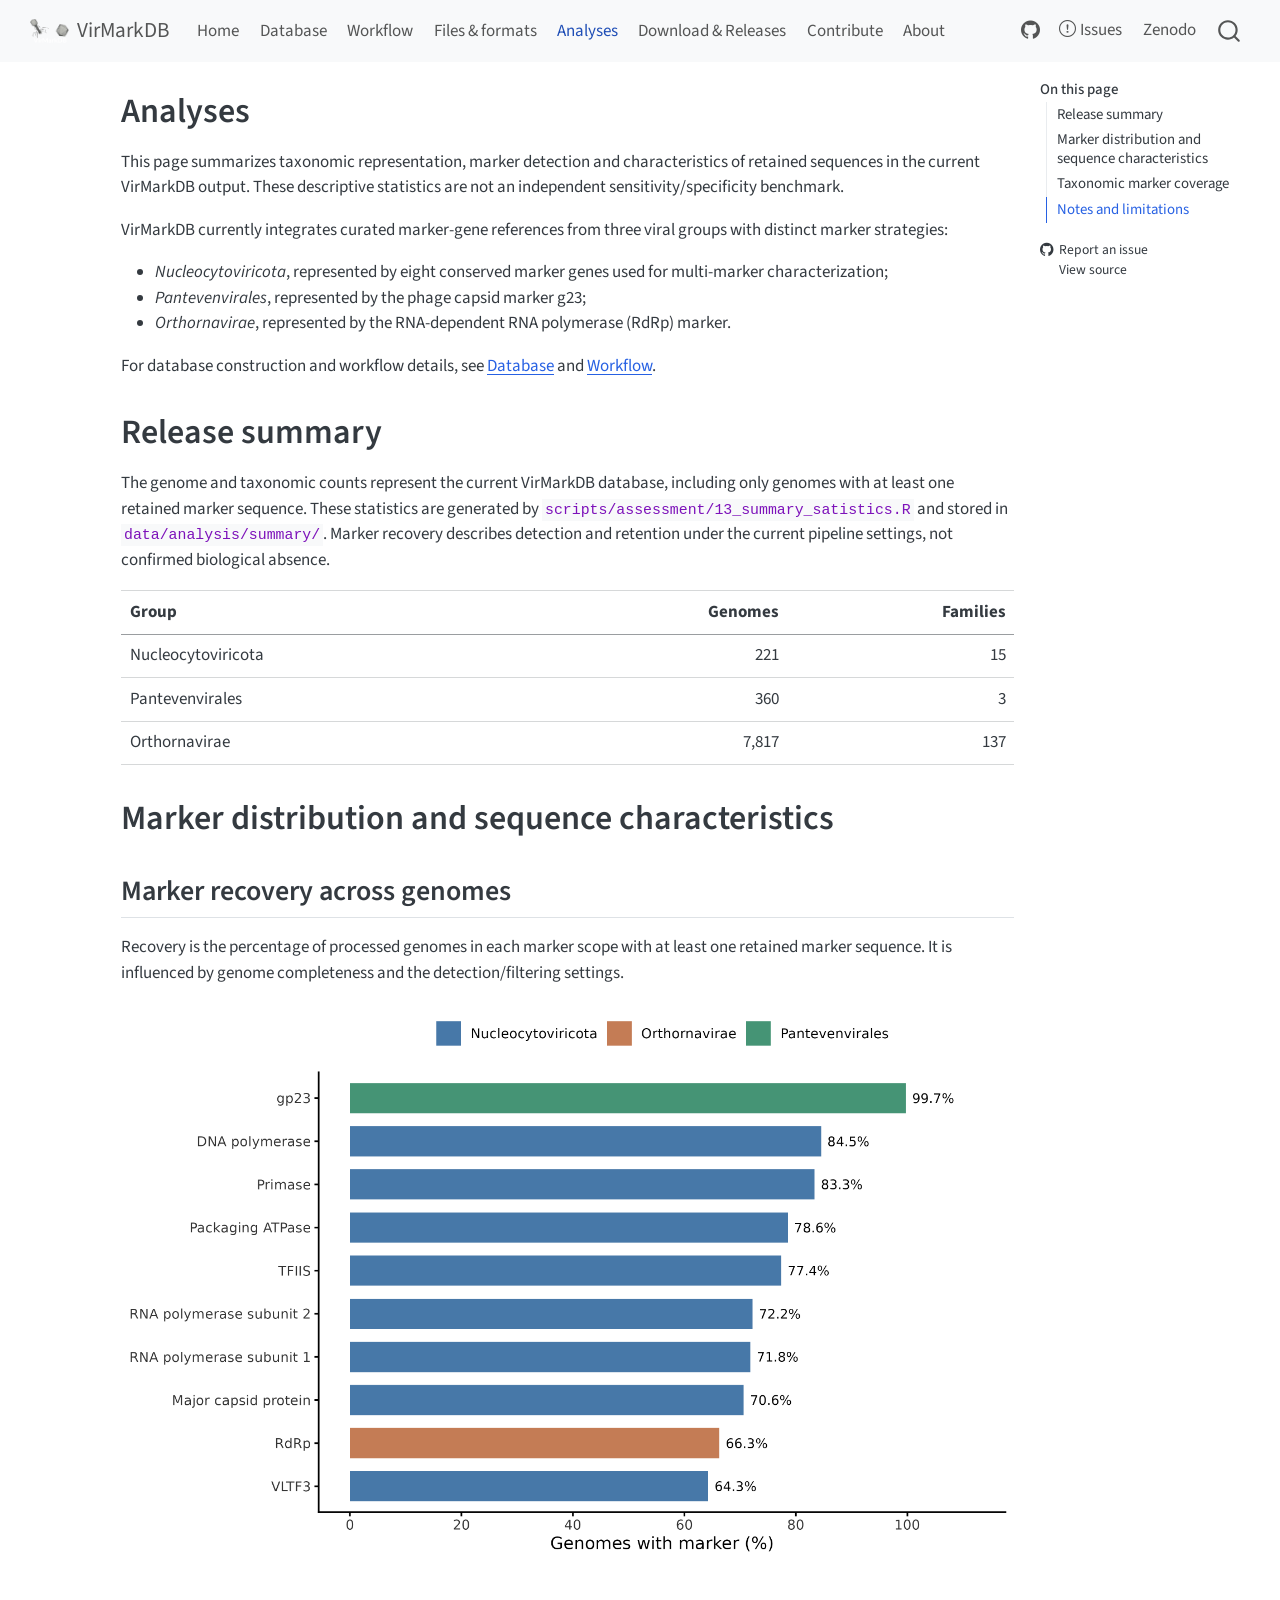
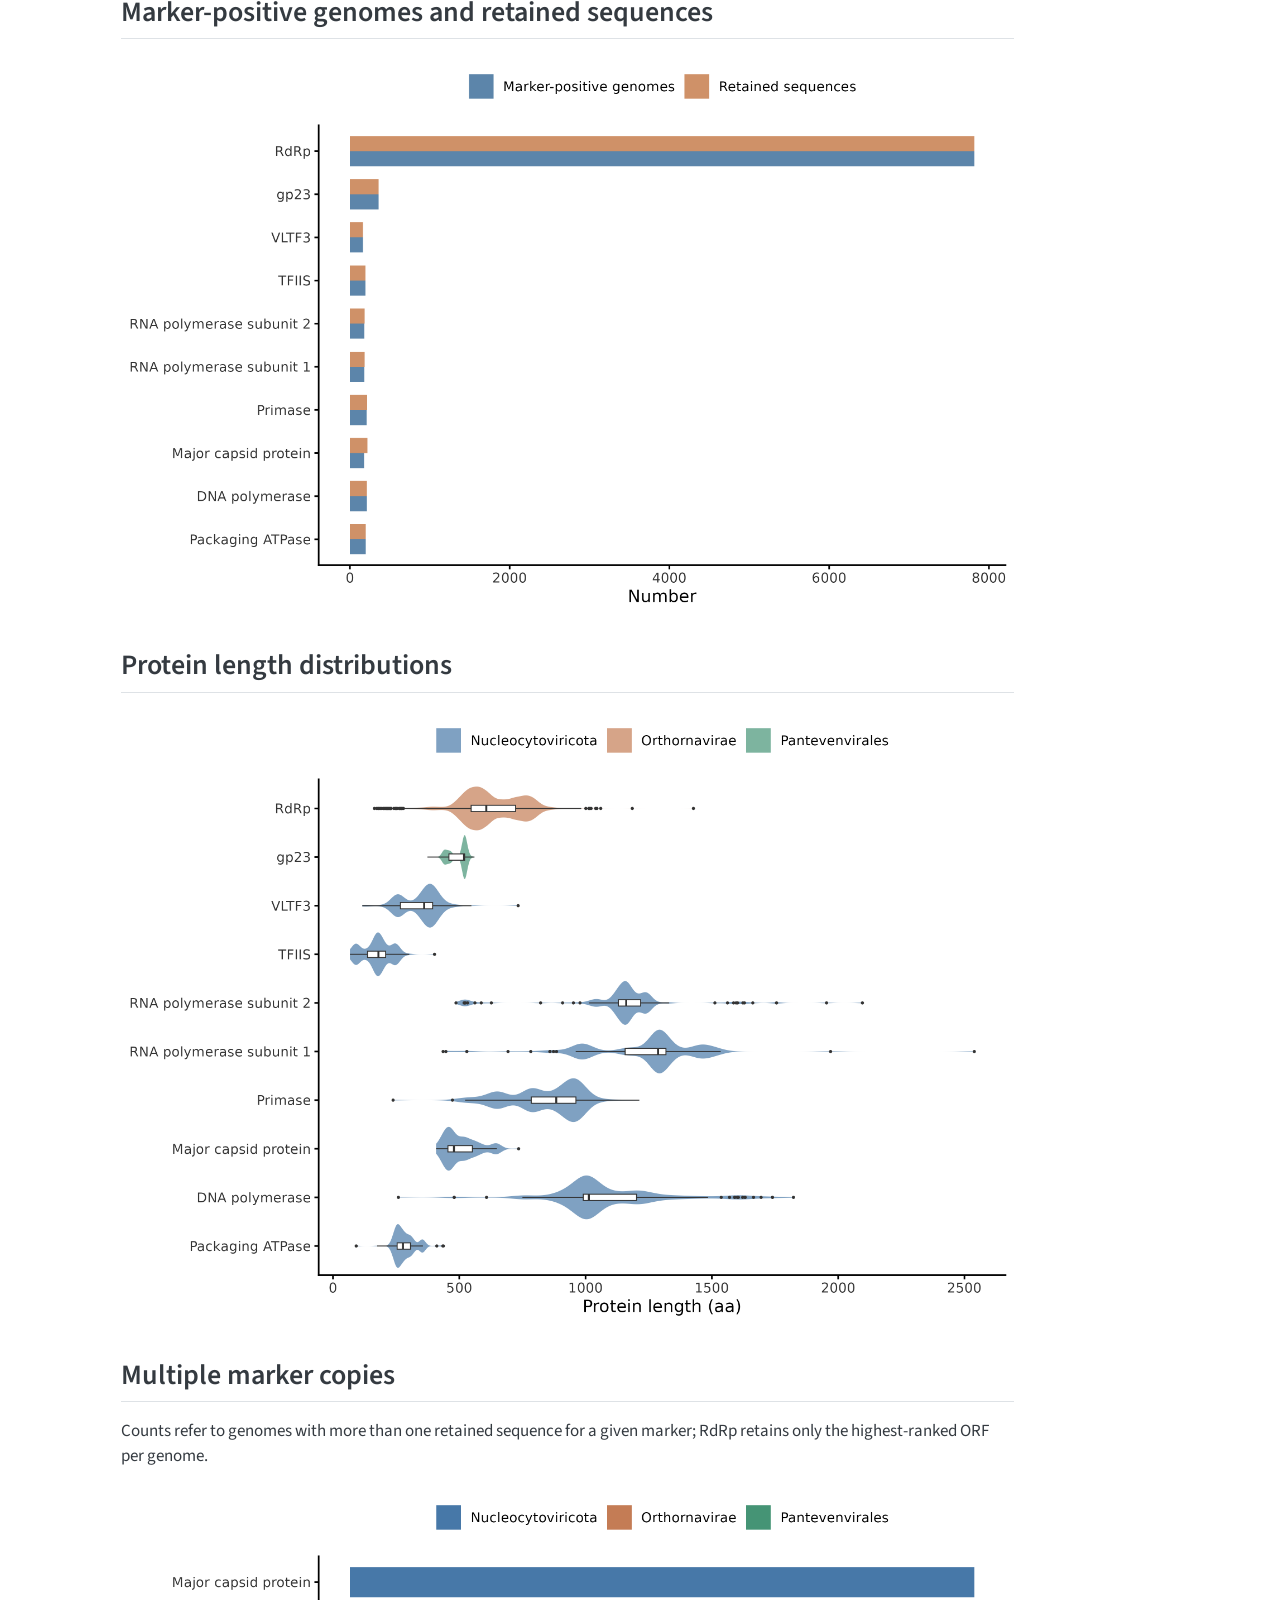
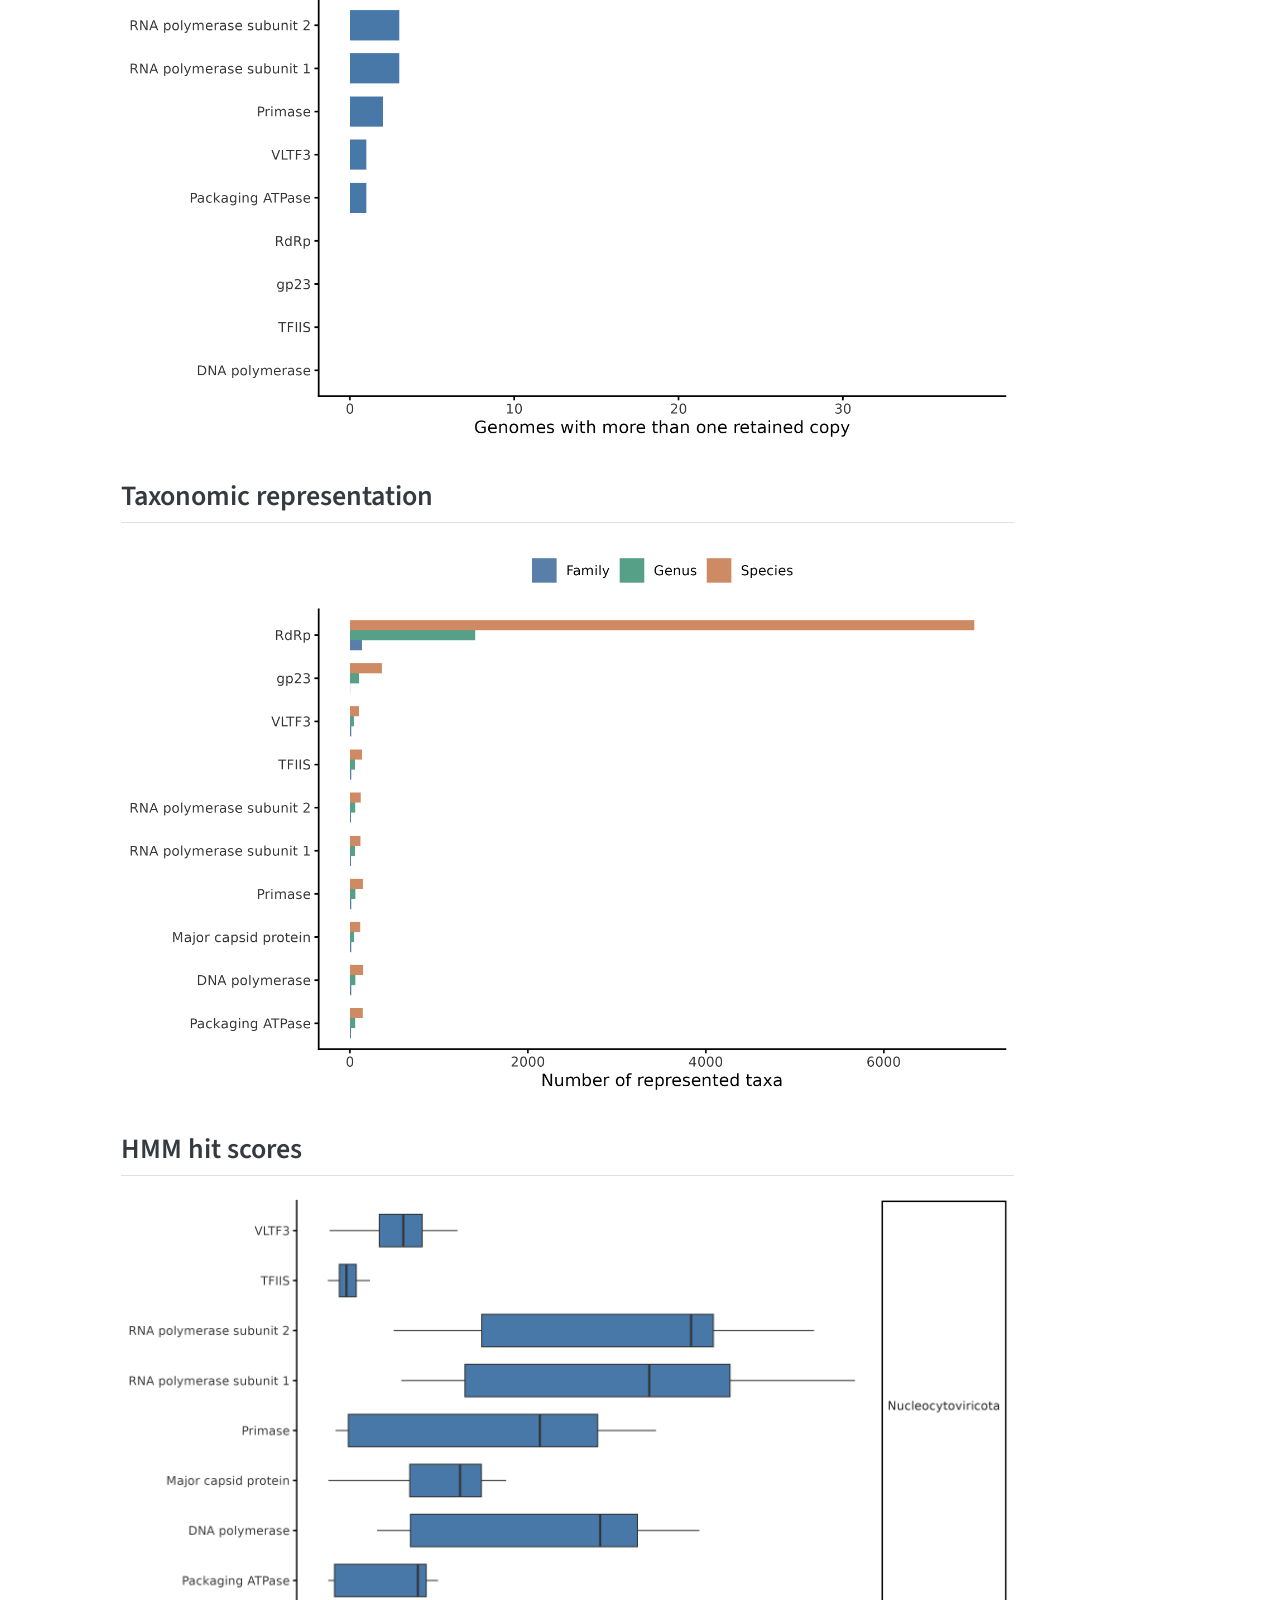
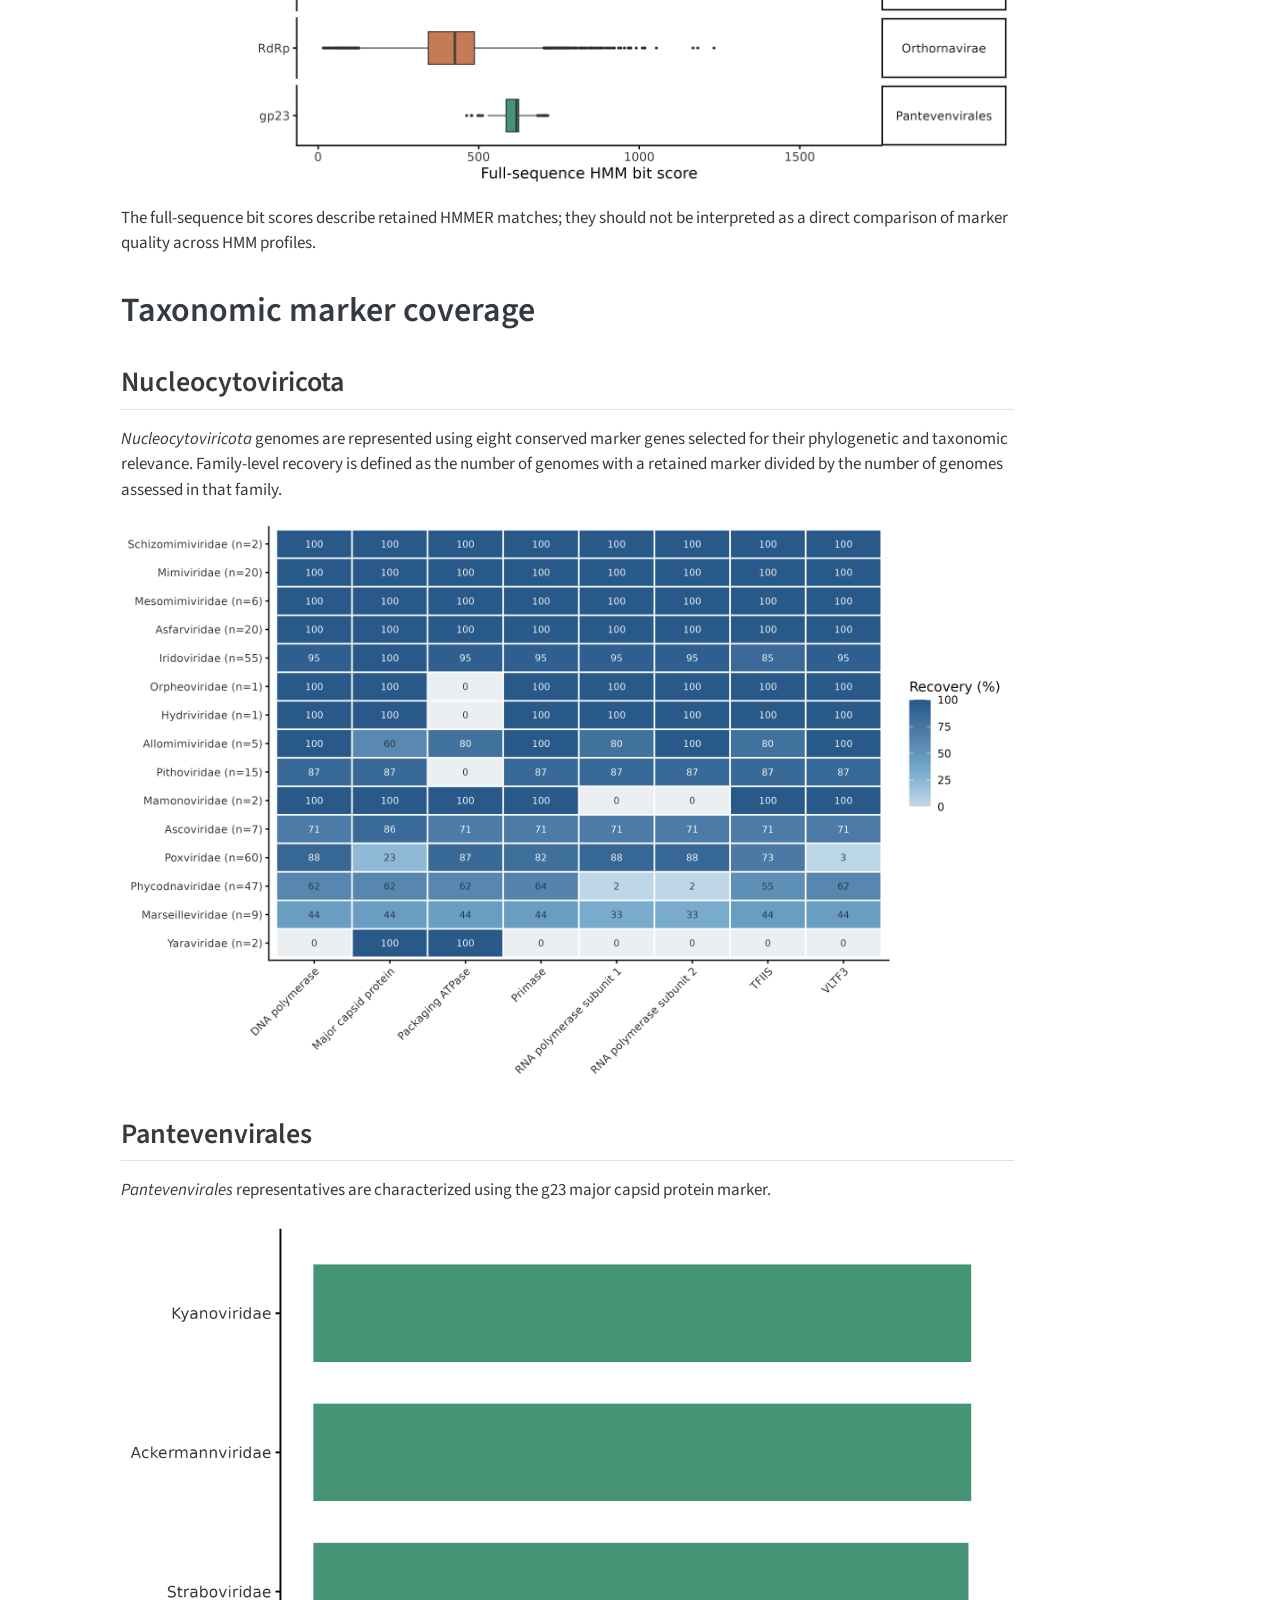
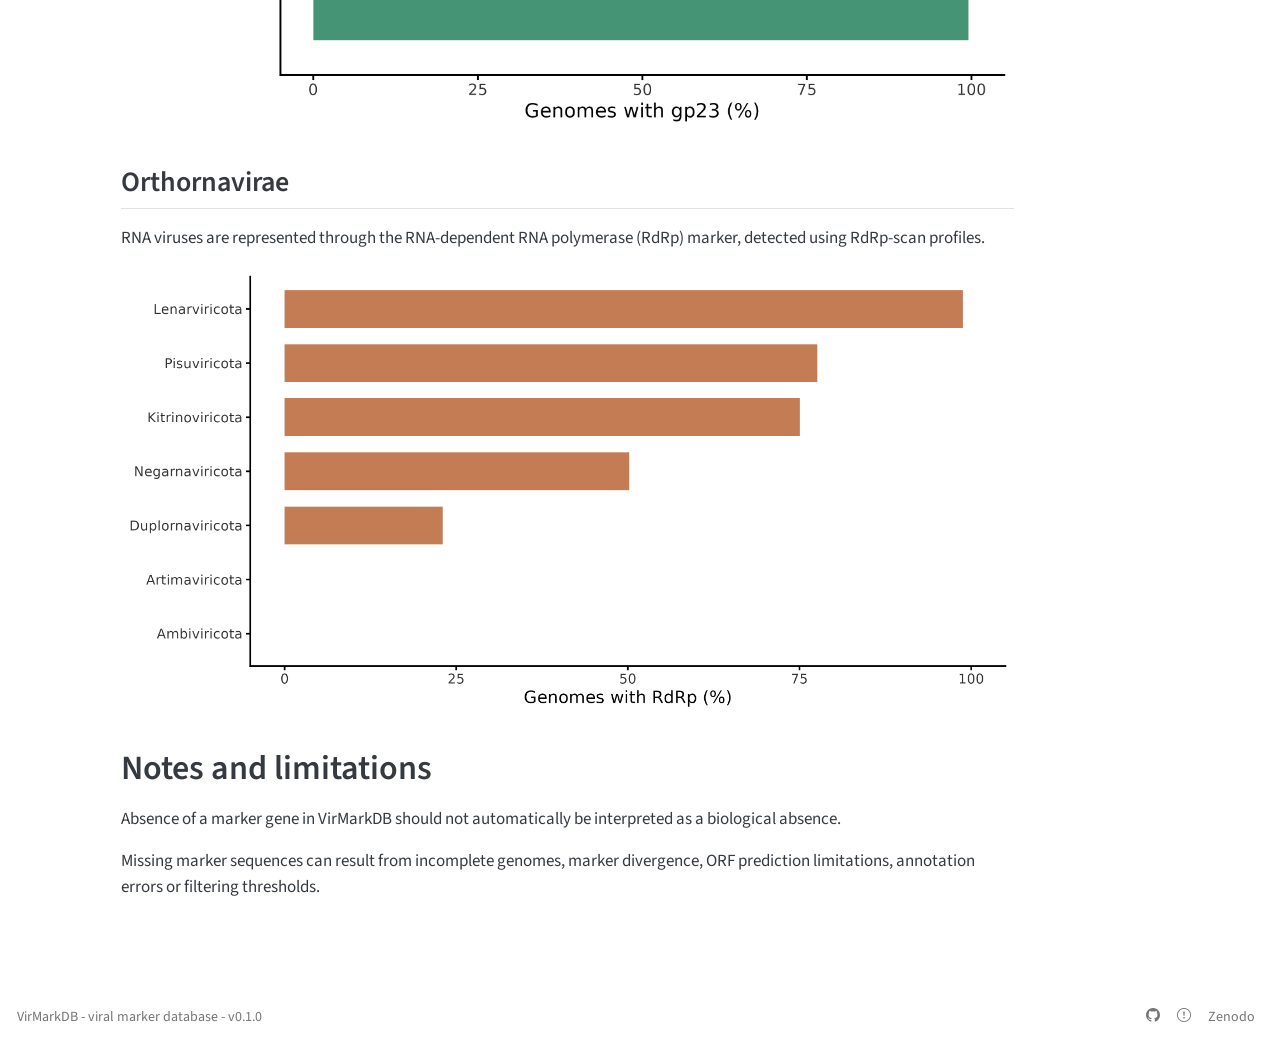
<file: analysis.html>
<!DOCTYPE html>
<html xmlns="http://www.w3.org/1999/xhtml" lang="en" xml:lang="en"><head>

<meta charset="utf-8">
<meta name="generator" content="quarto-1.6.42">

<meta name="viewport" content="width=device-width, initial-scale=1.0, user-scalable=yes">


<title>Analyses – VirMarkDB</title>
<style>
code{white-space: pre-wrap;}
span.smallcaps{font-variant: small-caps;}
div.columns{display: flex; gap: min(4vw, 1.5em);}
div.column{flex: auto; overflow-x: auto;}
div.hanging-indent{margin-left: 1.5em; text-indent: -1.5em;}
ul.task-list{list-style: none;}
ul.task-list li input[type="checkbox"] {
  width: 0.8em;
  margin: 0 0.8em 0.2em -1em; /* quarto-specific, see https://github.com/quarto-dev/quarto-cli/issues/4556 */ 
  vertical-align: middle;
}
</style>


<script src="site_libs/quarto-nav/quarto-nav.js"></script>
<script src="site_libs/quarto-nav/headroom.min.js"></script>
<script src="site_libs/clipboard/clipboard.min.js"></script>
<script src="site_libs/quarto-search/autocomplete.umd.js"></script>
<script src="site_libs/quarto-search/fuse.min.js"></script>
<script src="site_libs/quarto-search/quarto-search.js"></script>
<meta name="quarto:offset" content="./">
<link href="./assets/logo_virmark_blank.png" rel="icon" type="image/png">
<script src="site_libs/quarto-html/quarto.js"></script>
<script src="site_libs/quarto-html/popper.min.js"></script>
<script src="site_libs/quarto-html/tippy.umd.min.js"></script>
<script src="site_libs/quarto-html/anchor.min.js"></script>
<link href="site_libs/quarto-html/tippy.css" rel="stylesheet">
<link href="site_libs/quarto-html/quarto-syntax-highlighting-2f5df379a58b258e96c21c0638c20c03.css" rel="stylesheet" id="quarto-text-highlighting-styles">
<script src="site_libs/bootstrap/bootstrap.min.js"></script>
<link href="site_libs/bootstrap/bootstrap-icons.css" rel="stylesheet">
<link href="site_libs/bootstrap/bootstrap-a5e256e5356073c5be481d0d0d0ba44e.min.css" rel="stylesheet" append-hash="true" id="quarto-bootstrap" data-mode="light">
<script id="quarto-search-options" type="application/json">{
  "location": "navbar",
  "copy-button": false,
  "collapse-after": 3,
  "panel-placement": "end",
  "type": "overlay",
  "limit": 50,
  "keyboard-shortcut": [
    "f",
    "/",
    "s"
  ],
  "show-item-context": false,
  "language": {
    "search-no-results-text": "No results",
    "search-matching-documents-text": "matching documents",
    "search-copy-link-title": "Copy link to search",
    "search-hide-matches-text": "Hide additional matches",
    "search-more-match-text": "more match in this document",
    "search-more-matches-text": "more matches in this document",
    "search-clear-button-title": "Clear",
    "search-text-placeholder": "",
    "search-detached-cancel-button-title": "Cancel",
    "search-submit-button-title": "Submit",
    "search-label": "Search"
  }
}</script>


<link rel="stylesheet" href="styles.css">
</head>

<body class="nav-fixed">

<div id="quarto-search-results"></div>
  <header id="quarto-header" class="headroom fixed-top">
    <nav class="navbar navbar-expand-lg " data-bs-theme="dark">
      <div class="navbar-container container-fluid">
      <div class="navbar-brand-container mx-auto">
    <a href="./index.html" class="navbar-brand navbar-brand-logo">
    <img src="./assets/logo_virmark_blank.png" alt="" class="navbar-logo">
    </a>
    <a class="navbar-brand" href="./index.html">
    <span class="navbar-title">VirMarkDB</span>
    </a>
  </div>
            <div id="quarto-search" class="" title="Search"></div>
          <button class="navbar-toggler" type="button" data-bs-toggle="collapse" data-bs-target="#navbarCollapse" aria-controls="navbarCollapse" role="menu" aria-expanded="false" aria-label="Toggle navigation" onclick="if (window.quartoToggleHeadroom) { window.quartoToggleHeadroom(); }">
  <span class="navbar-toggler-icon"></span>
</button>
          <div class="collapse navbar-collapse" id="navbarCollapse">
            <ul class="navbar-nav navbar-nav-scroll me-auto">
  <li class="nav-item">
    <a class="nav-link" href="./index.html"> 
<span class="menu-text">Home</span></a>
  </li>  
  <li class="nav-item">
    <a class="nav-link" href="./database.html"> 
<span class="menu-text">Database</span></a>
  </li>  
  <li class="nav-item">
    <a class="nav-link" href="./workflow.html"> 
<span class="menu-text">Workflow</span></a>
  </li>  
  <li class="nav-item">
    <a class="nav-link" href="./files-formats.html"> 
<span class="menu-text">Files &amp; formats</span></a>
  </li>  
  <li class="nav-item">
    <a class="nav-link active" href="./analysis.html" aria-current="page"> 
<span class="menu-text">Analyses</span></a>
  </li>  
  <li class="nav-item">
    <a class="nav-link" href="./releases.html"> 
<span class="menu-text">Download &amp; Releases</span></a>
  </li>  
  <li class="nav-item">
    <a class="nav-link" href="./contribute.html"> 
<span class="menu-text">Contribute</span></a>
  </li>  
  <li class="nav-item">
    <a class="nav-link" href="./about.html"> 
<span class="menu-text">About</span></a>
  </li>  
</ul>
            <ul class="navbar-nav navbar-nav-scroll ms-auto">
  <li class="nav-item compact">
    <a class="nav-link" href="https://github.com/virmarkdb/VirMarkDB"> <i class="bi bi-github" role="img">
</i> 
<span class="menu-text"></span></a>
  </li>  
  <li class="nav-item">
    <a class="nav-link" href="https://github.com/virmarkdb/VirMarkDB/issues"> <i class="bi bi-exclamation-circle" role="img">
</i> 
<span class="menu-text">Issues</span></a>
  </li>  
  <li class="nav-item">
    <a class="nav-link" href="https://doi.org/10.5281/zenodo.23712240"> 
<span class="menu-text">Zenodo</span></a>
  </li>  
</ul>
          </div> <!-- /navcollapse -->
            <div class="quarto-navbar-tools">
</div>
      </div> <!-- /container-fluid -->
    </nav>
</header>
<!-- content -->
<div id="quarto-content" class="quarto-container page-columns page-rows-contents page-layout-article page-navbar">
<!-- sidebar -->
<!-- margin-sidebar -->
    <div id="quarto-margin-sidebar" class="sidebar margin-sidebar">
        <nav id="TOC" role="doc-toc" class="toc-active">
    <h2 id="toc-title">On this page</h2>
   
  <ul>
  <li><a href="#release-summary" id="toc-release-summary" class="nav-link active" data-scroll-target="#release-summary">Release summary</a></li>
  <li><a href="#marker-distribution-and-sequence-characteristics" id="toc-marker-distribution-and-sequence-characteristics" class="nav-link" data-scroll-target="#marker-distribution-and-sequence-characteristics">Marker distribution and sequence characteristics</a>
  <ul class="collapse">
  <li><a href="#marker-recovery-across-genomes" id="toc-marker-recovery-across-genomes" class="nav-link" data-scroll-target="#marker-recovery-across-genomes">Marker recovery across genomes</a></li>
  <li><a href="#marker-positive-genomes-and-retained-sequences" id="toc-marker-positive-genomes-and-retained-sequences" class="nav-link" data-scroll-target="#marker-positive-genomes-and-retained-sequences">Marker-positive genomes and retained sequences</a></li>
  <li><a href="#protein-length-distributions" id="toc-protein-length-distributions" class="nav-link" data-scroll-target="#protein-length-distributions">Protein length distributions</a></li>
  <li><a href="#multiple-marker-copies" id="toc-multiple-marker-copies" class="nav-link" data-scroll-target="#multiple-marker-copies">Multiple marker copies</a></li>
  <li><a href="#taxonomic-representation" id="toc-taxonomic-representation" class="nav-link" data-scroll-target="#taxonomic-representation">Taxonomic representation</a></li>
  <li><a href="#hmm-hit-scores" id="toc-hmm-hit-scores" class="nav-link" data-scroll-target="#hmm-hit-scores">HMM hit scores</a></li>
  </ul></li>
  <li><a href="#taxonomic-marker-coverage" id="toc-taxonomic-marker-coverage" class="nav-link" data-scroll-target="#taxonomic-marker-coverage">Taxonomic marker coverage</a>
  <ul class="collapse">
  <li><a href="#nucleocytoviricota" id="toc-nucleocytoviricota" class="nav-link" data-scroll-target="#nucleocytoviricota">Nucleocytoviricota</a></li>
  <li><a href="#pantevenvirales" id="toc-pantevenvirales" class="nav-link" data-scroll-target="#pantevenvirales">Pantevenvirales</a></li>
  <li><a href="#orthornavirae" id="toc-orthornavirae" class="nav-link" data-scroll-target="#orthornavirae">Orthornavirae</a></li>
  </ul></li>
  <li><a href="#notes-and-limitations" id="toc-notes-and-limitations" class="nav-link" data-scroll-target="#notes-and-limitations">Notes and limitations</a></li>
  </ul>
<div class="toc-actions"><ul><li><a href="https://github.com/virmarkdb/VirMarkDB/issues/new" class="toc-action"><i class="bi bi-github"></i>Report an issue</a></li><li><a href="https://github.com/virmarkdb/VirMarkDB/blob/main/analysis.qmd" class="toc-action"><i class="bi empty"></i>View source</a></li></ul></div></nav>
    </div>
<!-- main -->
<main class="content" id="quarto-document-content">

<header id="title-block-header" class="quarto-title-block default">
<div class="quarto-title">
<h1 class="title">Analyses</h1>
</div>



<div class="quarto-title-meta">

    
  
    
  </div>
  


</header>


<p>This page summarizes taxonomic representation, marker detection and characteristics of retained sequences in the current VirMarkDB output. These descriptive statistics are not an independent sensitivity/specificity benchmark.</p>
<p>VirMarkDB currently integrates curated marker-gene references from three viral groups with distinct marker strategies:</p>
<ul>
<li><em>Nucleocytoviricota</em>, represented by eight conserved marker genes used for multi-marker characterization;</li>
<li><em>Pantevenvirales</em>, represented by the phage capsid marker g23;</li>
<li><em>Orthornavirae</em>, represented by the RNA-dependent RNA polymerase (RdRp) marker.</li>
</ul>
<p>For database construction and workflow details, see <a href="./database.html">Database</a> and <a href="./workflow.html">Workflow</a>.</p>
<section id="release-summary" class="level1">
<h1>Release summary</h1>
<p>The genome and taxonomic counts represent the current VirMarkDB database, including only genomes with at least one retained marker sequence. These statistics are generated by <code>scripts/assessment/13_summary_satistics.R</code> and stored in <code>data/analysis/summary/</code>. Marker recovery describes detection and retention under the current pipeline settings, not confirmed biological absence.</p>
<table class="caption-top table">
<thead>
<tr class="header">
<th>Group</th>
<th style="text-align: right;">Genomes</th>
<th style="text-align: right;">Families</th>
</tr>
</thead>
<tbody>
<tr class="odd">
<td>Nucleocytoviricota</td>
<td style="text-align: right;">221</td>
<td style="text-align: right;">15</td>
</tr>
<tr class="even">
<td>Pantevenvirales</td>
<td style="text-align: right;">360</td>
<td style="text-align: right;">3</td>
</tr>
<tr class="odd">
<td>Orthornavirae</td>
<td style="text-align: right;">7,817</td>
<td style="text-align: right;">137</td>
</tr>
</tbody>
</table>
</section>
<section id="marker-distribution-and-sequence-characteristics" class="level1">
<h1>Marker distribution and sequence characteristics</h1>
<section id="marker-recovery-across-genomes" class="level2">
<h2 class="anchored" data-anchor-id="marker-recovery-across-genomes">Marker recovery across genomes</h2>
<p>Recovery is the percentage of processed genomes in each marker scope with at least one retained marker sequence. It is influenced by genome completeness and the detection/filtering settings.</p>
<p><img src="data/analysis/figures/Figure2A_marker_recovery.png" class="img-fluid"></p>
</section>
<section id="marker-positive-genomes-and-retained-sequences" class="level2">
<h2 class="anchored" data-anchor-id="marker-positive-genomes-and-retained-sequences">Marker-positive genomes and retained sequences</h2>
<p><img src="data/analysis/figures/Figure2B_marker_positive_vs_sequences.png" class="img-fluid"></p>
</section>
<section id="protein-length-distributions" class="level2">
<h2 class="anchored" data-anchor-id="protein-length-distributions">Protein length distributions</h2>
<p><img src="data/analysis/figures/Figure2C_protein_length_distribution.png" class="img-fluid"></p>
</section>
<section id="multiple-marker-copies" class="level2">
<h2 class="anchored" data-anchor-id="multiple-marker-copies">Multiple marker copies</h2>
<p>Counts refer to genomes with more than one retained sequence for a given marker; RdRp retains only the highest-ranked ORF per genome.</p>
<p><img src="data/analysis/figures/Figure2D_multicopy_genomes.png" class="img-fluid"></p>
</section>
<section id="taxonomic-representation" class="level2">
<h2 class="anchored" data-anchor-id="taxonomic-representation">Taxonomic representation</h2>
<p><img src="data/analysis/figures/Figure2E_marker_taxonomic_diversity.png" class="img-fluid"></p>
</section>
<section id="hmm-hit-scores" class="level2">
<h2 class="anchored" data-anchor-id="hmm-hit-scores">HMM hit scores</h2>
<p><img src="data/analysis/figures/FigureS1_HMM_scores.png" class="img-fluid"></p>
<p>The full-sequence bit scores describe retained HMMER matches; they should not be interpreted as a direct comparison of marker quality across HMM profiles.</p>
</section>
</section>
<section id="taxonomic-marker-coverage" class="level1">
<h1>Taxonomic marker coverage</h1>
<section id="nucleocytoviricota" class="level2">
<h2 class="anchored" data-anchor-id="nucleocytoviricota">Nucleocytoviricota</h2>
<p><em>Nucleocytoviricota</em> genomes are represented using eight conserved marker genes selected for their phylogenetic and taxonomic relevance. Family-level recovery is defined as the number of genomes with a retained marker divided by the number of genomes assessed in that family.</p>
<p><img src="data/analysis/figures/FigureS2_ncldv_family_heatmap.png" class="img-fluid"></p>
</section>
<section id="pantevenvirales" class="level2">
<h2 class="anchored" data-anchor-id="pantevenvirales">Pantevenvirales</h2>
<p><em>Pantevenvirales</em> representatives are characterized using the g23 major capsid protein marker.</p>
<p><img src="data/analysis/figures/FigureS3_pantevenvirales_gp23.png" class="img-fluid"></p>
</section>
<section id="orthornavirae" class="level2">
<h2 class="anchored" data-anchor-id="orthornavirae">Orthornavirae</h2>
<p>RNA viruses are represented through the RNA-dependent RNA polymerase (RdRp) marker, detected using RdRp-scan profiles.</p>
<p><img src="data/analysis/figures/FigureS4_orthornavirae_rdrp.png" class="img-fluid"></p>
</section>
</section>
<section id="notes-and-limitations" class="level1">
<h1>Notes and limitations</h1>
<p>Absence of a marker gene in VirMarkDB should not automatically be interpreted as a biological absence.</p>
<p>Missing marker sequences can result from incomplete genomes, marker divergence, ORF prediction limitations, annotation errors or filtering thresholds.</p>


</section>

<a onclick="window.scrollTo(0, 0); return false;" role="button" id="quarto-back-to-top"><i class="bi bi-arrow-up"></i> Back to top</a></main> <!-- /main -->
<script id="quarto-html-after-body" type="application/javascript">
window.document.addEventListener("DOMContentLoaded", function (event) {
  const toggleBodyColorMode = (bsSheetEl) => {
    const mode = bsSheetEl.getAttribute("data-mode");
    const bodyEl = window.document.querySelector("body");
    if (mode === "dark") {
      bodyEl.classList.add("quarto-dark");
      bodyEl.classList.remove("quarto-light");
    } else {
      bodyEl.classList.add("quarto-light");
      bodyEl.classList.remove("quarto-dark");
    }
  }
  const toggleBodyColorPrimary = () => {
    const bsSheetEl = window.document.querySelector("link#quarto-bootstrap");
    if (bsSheetEl) {
      toggleBodyColorMode(bsSheetEl);
    }
  }
  toggleBodyColorPrimary();  
  const icon = "";
  const anchorJS = new window.AnchorJS();
  anchorJS.options = {
    placement: 'right',
    icon: icon
  };
  anchorJS.add('.anchored');
  const isCodeAnnotation = (el) => {
    for (const clz of el.classList) {
      if (clz.startsWith('code-annotation-')) {                     
        return true;
      }
    }
    return false;
  }
  const onCopySuccess = function(e) {
    // button target
    const button = e.trigger;
    // don't keep focus
    button.blur();
    // flash "checked"
    button.classList.add('code-copy-button-checked');
    var currentTitle = button.getAttribute("title");
    button.setAttribute("title", "Copied!");
    let tooltip;
    if (window.bootstrap) {
      button.setAttribute("data-bs-toggle", "tooltip");
      button.setAttribute("data-bs-placement", "left");
      button.setAttribute("data-bs-title", "Copied!");
      tooltip = new bootstrap.Tooltip(button, 
        { trigger: "manual", 
          customClass: "code-copy-button-tooltip",
          offset: [0, -8]});
      tooltip.show();    
    }
    setTimeout(function() {
      if (tooltip) {
        tooltip.hide();
        button.removeAttribute("data-bs-title");
        button.removeAttribute("data-bs-toggle");
        button.removeAttribute("data-bs-placement");
      }
      button.setAttribute("title", currentTitle);
      button.classList.remove('code-copy-button-checked');
    }, 1000);
    // clear code selection
    e.clearSelection();
  }
  const getTextToCopy = function(trigger) {
      const codeEl = trigger.previousElementSibling.cloneNode(true);
      for (const childEl of codeEl.children) {
        if (isCodeAnnotation(childEl)) {
          childEl.remove();
        }
      }
      return codeEl.innerText;
  }
  const clipboard = new window.ClipboardJS('.code-copy-button:not([data-in-quarto-modal])', {
    text: getTextToCopy
  });
  clipboard.on('success', onCopySuccess);
  if (window.document.getElementById('quarto-embedded-source-code-modal')) {
    const clipboardModal = new window.ClipboardJS('.code-copy-button[data-in-quarto-modal]', {
      text: getTextToCopy,
      container: window.document.getElementById('quarto-embedded-source-code-modal')
    });
    clipboardModal.on('success', onCopySuccess);
  }
    var localhostRegex = new RegExp(/^(?:http|https):\/\/localhost\:?[0-9]*\//);
    var mailtoRegex = new RegExp(/^mailto:/);
      var filterRegex = new RegExp("https:\/\/virmarkdb\.github\.io\/VirMarkDB\/");
    var isInternal = (href) => {
        return filterRegex.test(href) || localhostRegex.test(href) || mailtoRegex.test(href);
    }
    // Inspect non-navigation links and adorn them if external
 	var links = window.document.querySelectorAll('a[href]:not(.nav-link):not(.navbar-brand):not(.toc-action):not(.sidebar-link):not(.sidebar-item-toggle):not(.pagination-link):not(.no-external):not([aria-hidden]):not(.dropdown-item):not(.quarto-navigation-tool):not(.about-link)');
    for (var i=0; i<links.length; i++) {
      const link = links[i];
      if (!isInternal(link.href)) {
        // undo the damage that might have been done by quarto-nav.js in the case of
        // links that we want to consider external
        if (link.dataset.originalHref !== undefined) {
          link.href = link.dataset.originalHref;
        }
      }
    }
  function tippyHover(el, contentFn, onTriggerFn, onUntriggerFn) {
    const config = {
      allowHTML: true,
      maxWidth: 500,
      delay: 100,
      arrow: false,
      appendTo: function(el) {
          return el.parentElement;
      },
      interactive: true,
      interactiveBorder: 10,
      theme: 'quarto',
      placement: 'bottom-start',
    };
    if (contentFn) {
      config.content = contentFn;
    }
    if (onTriggerFn) {
      config.onTrigger = onTriggerFn;
    }
    if (onUntriggerFn) {
      config.onUntrigger = onUntriggerFn;
    }
    window.tippy(el, config); 
  }
  const noterefs = window.document.querySelectorAll('a[role="doc-noteref"]');
  for (var i=0; i<noterefs.length; i++) {
    const ref = noterefs[i];
    tippyHover(ref, function() {
      // use id or data attribute instead here
      let href = ref.getAttribute('data-footnote-href') || ref.getAttribute('href');
      try { href = new URL(href).hash; } catch {}
      const id = href.replace(/^#\/?/, "");
      const note = window.document.getElementById(id);
      if (note) {
        return note.innerHTML;
      } else {
        return "";
      }
    });
  }
  const xrefs = window.document.querySelectorAll('a.quarto-xref');
  const processXRef = (id, note) => {
    // Strip column container classes
    const stripColumnClz = (el) => {
      el.classList.remove("page-full", "page-columns");
      if (el.children) {
        for (const child of el.children) {
          stripColumnClz(child);
        }
      }
    }
    stripColumnClz(note)
    if (id === null || id.startsWith('sec-')) {
      // Special case sections, only their first couple elements
      const container = document.createElement("div");
      if (note.children && note.children.length > 2) {
        container.appendChild(note.children[0].cloneNode(true));
        for (let i = 1; i < note.children.length; i++) {
          const child = note.children[i];
          if (child.tagName === "P" && child.innerText === "") {
            continue;
          } else {
            container.appendChild(child.cloneNode(true));
            break;
          }
        }
        if (window.Quarto?.typesetMath) {
          window.Quarto.typesetMath(container);
        }
        return container.innerHTML
      } else {
        if (window.Quarto?.typesetMath) {
          window.Quarto.typesetMath(note);
        }
        return note.innerHTML;
      }
    } else {
      // Remove any anchor links if they are present
      const anchorLink = note.querySelector('a.anchorjs-link');
      if (anchorLink) {
        anchorLink.remove();
      }
      if (window.Quarto?.typesetMath) {
        window.Quarto.typesetMath(note);
      }
      if (note.classList.contains("callout")) {
        return note.outerHTML;
      } else {
        return note.innerHTML;
      }
    }
  }
  for (var i=0; i<xrefs.length; i++) {
    const xref = xrefs[i];
    tippyHover(xref, undefined, function(instance) {
      instance.disable();
      let url = xref.getAttribute('href');
      let hash = undefined; 
      if (url.startsWith('#')) {
        hash = url;
      } else {
        try { hash = new URL(url).hash; } catch {}
      }
      if (hash) {
        const id = hash.replace(/^#\/?/, "");
        const note = window.document.getElementById(id);
        if (note !== null) {
          try {
            const html = processXRef(id, note.cloneNode(true));
            instance.setContent(html);
          } finally {
            instance.enable();
            instance.show();
          }
        } else {
          // See if we can fetch this
          fetch(url.split('#')[0])
          .then(res => res.text())
          .then(html => {
            const parser = new DOMParser();
            const htmlDoc = parser.parseFromString(html, "text/html");
            const note = htmlDoc.getElementById(id);
            if (note !== null) {
              const html = processXRef(id, note);
              instance.setContent(html);
            } 
          }).finally(() => {
            instance.enable();
            instance.show();
          });
        }
      } else {
        // See if we can fetch a full url (with no hash to target)
        // This is a special case and we should probably do some content thinning / targeting
        fetch(url)
        .then(res => res.text())
        .then(html => {
          const parser = new DOMParser();
          const htmlDoc = parser.parseFromString(html, "text/html");
          const note = htmlDoc.querySelector('main.content');
          if (note !== null) {
            // This should only happen for chapter cross references
            // (since there is no id in the URL)
            // remove the first header
            if (note.children.length > 0 && note.children[0].tagName === "HEADER") {
              note.children[0].remove();
            }
            const html = processXRef(null, note);
            instance.setContent(html);
          } 
        }).finally(() => {
          instance.enable();
          instance.show();
        });
      }
    }, function(instance) {
    });
  }
      let selectedAnnoteEl;
      const selectorForAnnotation = ( cell, annotation) => {
        let cellAttr = 'data-code-cell="' + cell + '"';
        let lineAttr = 'data-code-annotation="' +  annotation + '"';
        const selector = 'span[' + cellAttr + '][' + lineAttr + ']';
        return selector;
      }
      const selectCodeLines = (annoteEl) => {
        const doc = window.document;
        const targetCell = annoteEl.getAttribute("data-target-cell");
        const targetAnnotation = annoteEl.getAttribute("data-target-annotation");
        const annoteSpan = window.document.querySelector(selectorForAnnotation(targetCell, targetAnnotation));
        const lines = annoteSpan.getAttribute("data-code-lines").split(",");
        const lineIds = lines.map((line) => {
          return targetCell + "-" + line;
        })
        let top = null;
        let height = null;
        let parent = null;
        if (lineIds.length > 0) {
            //compute the position of the single el (top and bottom and make a div)
            const el = window.document.getElementById(lineIds[0]);
            top = el.offsetTop;
            height = el.offsetHeight;
            parent = el.parentElement.parentElement;
          if (lineIds.length > 1) {
            const lastEl = window.document.getElementById(lineIds[lineIds.length - 1]);
            const bottom = lastEl.offsetTop + lastEl.offsetHeight;
            height = bottom - top;
          }
          if (top !== null && height !== null && parent !== null) {
            // cook up a div (if necessary) and position it 
            let div = window.document.getElementById("code-annotation-line-highlight");
            if (div === null) {
              div = window.document.createElement("div");
              div.setAttribute("id", "code-annotation-line-highlight");
              div.style.position = 'absolute';
              parent.appendChild(div);
            }
            div.style.top = top - 2 + "px";
            div.style.height = height + 4 + "px";
            div.style.left = 0;
            let gutterDiv = window.document.getElementById("code-annotation-line-highlight-gutter");
            if (gutterDiv === null) {
              gutterDiv = window.document.createElement("div");
              gutterDiv.setAttribute("id", "code-annotation-line-highlight-gutter");
              gutterDiv.style.position = 'absolute';
              const codeCell = window.document.getElementById(targetCell);
              const gutter = codeCell.querySelector('.code-annotation-gutter');
              gutter.appendChild(gutterDiv);
            }
            gutterDiv.style.top = top - 2 + "px";
            gutterDiv.style.height = height + 4 + "px";
          }
          selectedAnnoteEl = annoteEl;
        }
      };
      const unselectCodeLines = () => {
        const elementsIds = ["code-annotation-line-highlight", "code-annotation-line-highlight-gutter"];
        elementsIds.forEach((elId) => {
          const div = window.document.getElementById(elId);
          if (div) {
            div.remove();
          }
        });
        selectedAnnoteEl = undefined;
      };
        // Handle positioning of the toggle
    window.addEventListener(
      "resize",
      throttle(() => {
        elRect = undefined;
        if (selectedAnnoteEl) {
          selectCodeLines(selectedAnnoteEl);
        }
      }, 10)
    );
    function throttle(fn, ms) {
    let throttle = false;
    let timer;
      return (...args) => {
        if(!throttle) { // first call gets through
            fn.apply(this, args);
            throttle = true;
        } else { // all the others get throttled
            if(timer) clearTimeout(timer); // cancel #2
            timer = setTimeout(() => {
              fn.apply(this, args);
              timer = throttle = false;
            }, ms);
        }
      };
    }
      // Attach click handler to the DT
      const annoteDls = window.document.querySelectorAll('dt[data-target-cell]');
      for (const annoteDlNode of annoteDls) {
        annoteDlNode.addEventListener('click', (event) => {
          const clickedEl = event.target;
          if (clickedEl !== selectedAnnoteEl) {
            unselectCodeLines();
            const activeEl = window.document.querySelector('dt[data-target-cell].code-annotation-active');
            if (activeEl) {
              activeEl.classList.remove('code-annotation-active');
            }
            selectCodeLines(clickedEl);
            clickedEl.classList.add('code-annotation-active');
          } else {
            // Unselect the line
            unselectCodeLines();
            clickedEl.classList.remove('code-annotation-active');
          }
        });
      }
  const findCites = (el) => {
    const parentEl = el.parentElement;
    if (parentEl) {
      const cites = parentEl.dataset.cites;
      if (cites) {
        return {
          el,
          cites: cites.split(' ')
        };
      } else {
        return findCites(el.parentElement)
      }
    } else {
      return undefined;
    }
  };
  var bibliorefs = window.document.querySelectorAll('a[role="doc-biblioref"]');
  for (var i=0; i<bibliorefs.length; i++) {
    const ref = bibliorefs[i];
    const citeInfo = findCites(ref);
    if (citeInfo) {
      tippyHover(citeInfo.el, function() {
        var popup = window.document.createElement('div');
        citeInfo.cites.forEach(function(cite) {
          var citeDiv = window.document.createElement('div');
          citeDiv.classList.add('hanging-indent');
          citeDiv.classList.add('csl-entry');
          var biblioDiv = window.document.getElementById('ref-' + cite);
          if (biblioDiv) {
            citeDiv.innerHTML = biblioDiv.innerHTML;
          }
          popup.appendChild(citeDiv);
        });
        return popup.innerHTML;
      });
    }
  }
});
</script>
</div> <!-- /content -->
<footer class="footer">
  <div class="nav-footer">
    <div class="nav-footer-left">
<p>VirMarkDB - viral marker database - v0.1.0</p>
</div>   
    <div class="nav-footer-center">
      &nbsp;
    <div class="toc-actions d-sm-block d-md-none"><ul><li><a href="https://github.com/virmarkdb/VirMarkDB/issues/new" class="toc-action"><i class="bi bi-github"></i>Report an issue</a></li><li><a href="https://github.com/virmarkdb/VirMarkDB/blob/main/analysis.qmd" class="toc-action"><i class="bi empty"></i>View source</a></li></ul></div></div>
    <div class="nav-footer-right">
      <ul class="footer-items list-unstyled">
    <li class="nav-item compact">
    <a class="nav-link" href="https://github.com/VirMarkDB/VirMarkDB">
      <i class="bi bi-github" role="img">
</i> 
    </a>
  </li>  
    <li class="nav-item compact">
    <a class="nav-link" href="https://github.com/VirMarkDB/VirMarkDB/issues">
      <i class="bi bi-exclamation-circle" role="img">
</i> 
    </a>
  </li>  
    <li class="nav-item">
    <a class="nav-link" href="https://doi.org/10.5281/zenodo.23712240">
<p>Zenodo</p>
</a>
  </li>  
</ul>
    </div>
  </div>
</footer>




</body></html>
</file>
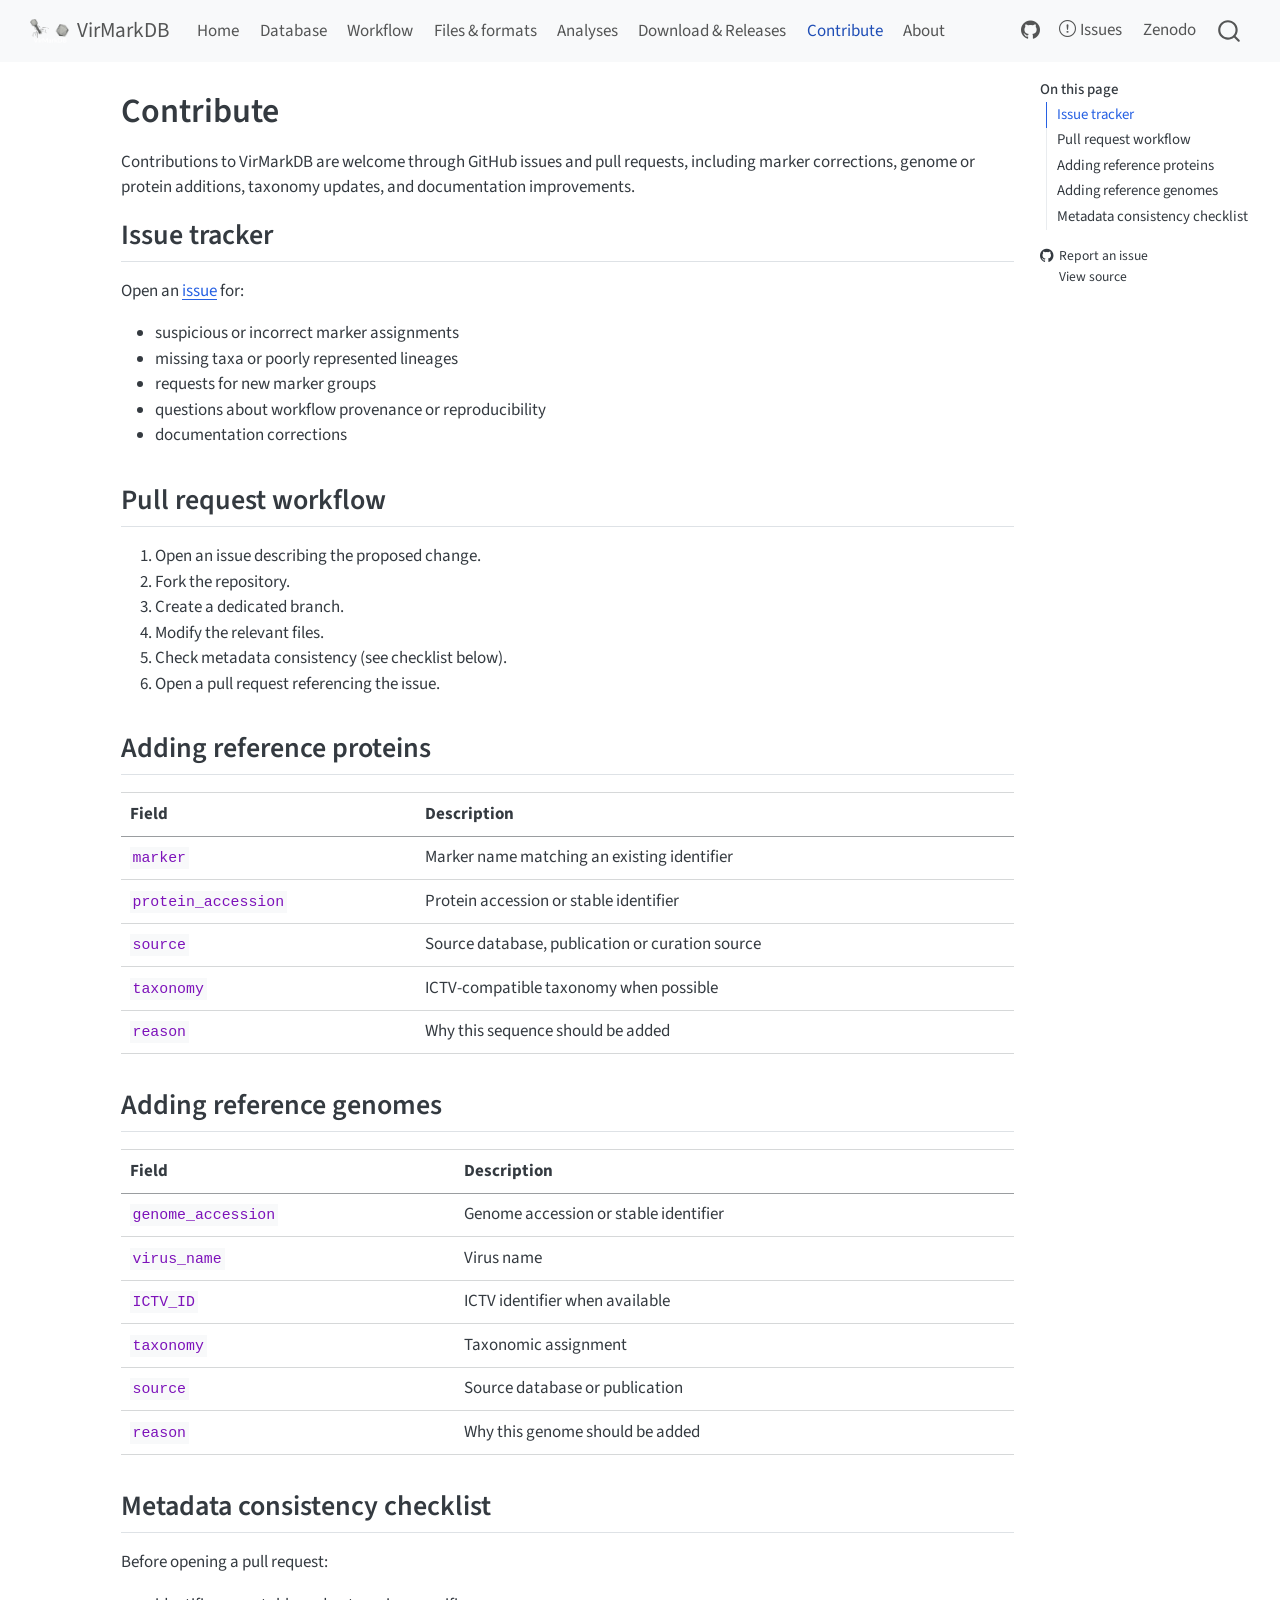
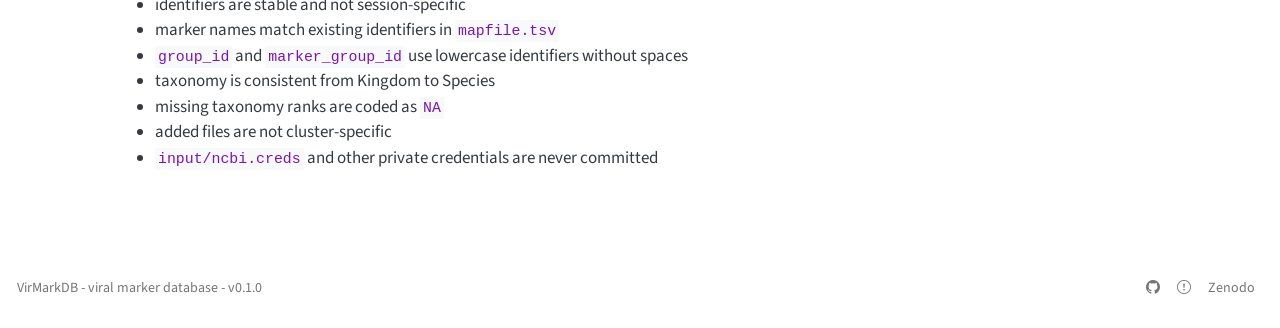
<file: contribute.html>
<!DOCTYPE html>
<html xmlns="http://www.w3.org/1999/xhtml" lang="en" xml:lang="en"><head>

<meta charset="utf-8">
<meta name="generator" content="quarto-1.6.42">

<meta name="viewport" content="width=device-width, initial-scale=1.0, user-scalable=yes">


<title>Contribute – VirMarkDB</title>
<style>
code{white-space: pre-wrap;}
span.smallcaps{font-variant: small-caps;}
div.columns{display: flex; gap: min(4vw, 1.5em);}
div.column{flex: auto; overflow-x: auto;}
div.hanging-indent{margin-left: 1.5em; text-indent: -1.5em;}
ul.task-list{list-style: none;}
ul.task-list li input[type="checkbox"] {
  width: 0.8em;
  margin: 0 0.8em 0.2em -1em; /* quarto-specific, see https://github.com/quarto-dev/quarto-cli/issues/4556 */ 
  vertical-align: middle;
}
</style>


<script src="site_libs/quarto-nav/quarto-nav.js"></script>
<script src="site_libs/quarto-nav/headroom.min.js"></script>
<script src="site_libs/clipboard/clipboard.min.js"></script>
<script src="site_libs/quarto-search/autocomplete.umd.js"></script>
<script src="site_libs/quarto-search/fuse.min.js"></script>
<script src="site_libs/quarto-search/quarto-search.js"></script>
<meta name="quarto:offset" content="./">
<link href="./assets/logo_virmark_blank.png" rel="icon" type="image/png">
<script src="site_libs/quarto-html/quarto.js"></script>
<script src="site_libs/quarto-html/popper.min.js"></script>
<script src="site_libs/quarto-html/tippy.umd.min.js"></script>
<script src="site_libs/quarto-html/anchor.min.js"></script>
<link href="site_libs/quarto-html/tippy.css" rel="stylesheet">
<link href="site_libs/quarto-html/quarto-syntax-highlighting-2f5df379a58b258e96c21c0638c20c03.css" rel="stylesheet" id="quarto-text-highlighting-styles">
<script src="site_libs/bootstrap/bootstrap.min.js"></script>
<link href="site_libs/bootstrap/bootstrap-icons.css" rel="stylesheet">
<link href="site_libs/bootstrap/bootstrap-a5e256e5356073c5be481d0d0d0ba44e.min.css" rel="stylesheet" append-hash="true" id="quarto-bootstrap" data-mode="light">
<script id="quarto-search-options" type="application/json">{
  "location": "navbar",
  "copy-button": false,
  "collapse-after": 3,
  "panel-placement": "end",
  "type": "overlay",
  "limit": 50,
  "keyboard-shortcut": [
    "f",
    "/",
    "s"
  ],
  "show-item-context": false,
  "language": {
    "search-no-results-text": "No results",
    "search-matching-documents-text": "matching documents",
    "search-copy-link-title": "Copy link to search",
    "search-hide-matches-text": "Hide additional matches",
    "search-more-match-text": "more match in this document",
    "search-more-matches-text": "more matches in this document",
    "search-clear-button-title": "Clear",
    "search-text-placeholder": "",
    "search-detached-cancel-button-title": "Cancel",
    "search-submit-button-title": "Submit",
    "search-label": "Search"
  }
}</script>


<link rel="stylesheet" href="styles.css">
</head>

<body class="nav-fixed">

<div id="quarto-search-results"></div>
  <header id="quarto-header" class="headroom fixed-top">
    <nav class="navbar navbar-expand-lg " data-bs-theme="dark">
      <div class="navbar-container container-fluid">
      <div class="navbar-brand-container mx-auto">
    <a href="./index.html" class="navbar-brand navbar-brand-logo">
    <img src="./assets/logo_virmark_blank.png" alt="" class="navbar-logo">
    </a>
    <a class="navbar-brand" href="./index.html">
    <span class="navbar-title">VirMarkDB</span>
    </a>
  </div>
            <div id="quarto-search" class="" title="Search"></div>
          <button class="navbar-toggler" type="button" data-bs-toggle="collapse" data-bs-target="#navbarCollapse" aria-controls="navbarCollapse" role="menu" aria-expanded="false" aria-label="Toggle navigation" onclick="if (window.quartoToggleHeadroom) { window.quartoToggleHeadroom(); }">
  <span class="navbar-toggler-icon"></span>
</button>
          <div class="collapse navbar-collapse" id="navbarCollapse">
            <ul class="navbar-nav navbar-nav-scroll me-auto">
  <li class="nav-item">
    <a class="nav-link" href="./index.html"> 
<span class="menu-text">Home</span></a>
  </li>  
  <li class="nav-item">
    <a class="nav-link" href="./database.html"> 
<span class="menu-text">Database</span></a>
  </li>  
  <li class="nav-item">
    <a class="nav-link" href="./workflow.html"> 
<span class="menu-text">Workflow</span></a>
  </li>  
  <li class="nav-item">
    <a class="nav-link" href="./files-formats.html"> 
<span class="menu-text">Files &amp; formats</span></a>
  </li>  
  <li class="nav-item">
    <a class="nav-link" href="./analysis.html"> 
<span class="menu-text">Analyses</span></a>
  </li>  
  <li class="nav-item">
    <a class="nav-link" href="./releases.html"> 
<span class="menu-text">Download &amp; Releases</span></a>
  </li>  
  <li class="nav-item">
    <a class="nav-link active" href="./contribute.html" aria-current="page"> 
<span class="menu-text">Contribute</span></a>
  </li>  
  <li class="nav-item">
    <a class="nav-link" href="./about.html"> 
<span class="menu-text">About</span></a>
  </li>  
</ul>
            <ul class="navbar-nav navbar-nav-scroll ms-auto">
  <li class="nav-item compact">
    <a class="nav-link" href="https://github.com/virmarkdb/VirMarkDB"> <i class="bi bi-github" role="img">
</i> 
<span class="menu-text"></span></a>
  </li>  
  <li class="nav-item">
    <a class="nav-link" href="https://github.com/virmarkdb/VirMarkDB/issues"> <i class="bi bi-exclamation-circle" role="img">
</i> 
<span class="menu-text">Issues</span></a>
  </li>  
  <li class="nav-item">
    <a class="nav-link" href="https://doi.org/10.5281/zenodo.23712240"> 
<span class="menu-text">Zenodo</span></a>
  </li>  
</ul>
          </div> <!-- /navcollapse -->
            <div class="quarto-navbar-tools">
</div>
      </div> <!-- /container-fluid -->
    </nav>
</header>
<!-- content -->
<div id="quarto-content" class="quarto-container page-columns page-rows-contents page-layout-article page-navbar">
<!-- sidebar -->
<!-- margin-sidebar -->
    <div id="quarto-margin-sidebar" class="sidebar margin-sidebar">
        <nav id="TOC" role="doc-toc" class="toc-active">
    <h2 id="toc-title">On this page</h2>
   
  <ul>
  <li><a href="#issue-tracker" id="toc-issue-tracker" class="nav-link active" data-scroll-target="#issue-tracker">Issue tracker</a></li>
  <li><a href="#pull-request-workflow" id="toc-pull-request-workflow" class="nav-link" data-scroll-target="#pull-request-workflow">Pull request workflow</a></li>
  <li><a href="#adding-reference-proteins" id="toc-adding-reference-proteins" class="nav-link" data-scroll-target="#adding-reference-proteins">Adding reference proteins</a></li>
  <li><a href="#adding-reference-genomes" id="toc-adding-reference-genomes" class="nav-link" data-scroll-target="#adding-reference-genomes">Adding reference genomes</a></li>
  <li><a href="#metadata-consistency-checklist" id="toc-metadata-consistency-checklist" class="nav-link" data-scroll-target="#metadata-consistency-checklist">Metadata consistency checklist</a></li>
  </ul>
<div class="toc-actions"><ul><li><a href="https://github.com/virmarkdb/VirMarkDB/issues/new" class="toc-action"><i class="bi bi-github"></i>Report an issue</a></li><li><a href="https://github.com/virmarkdb/VirMarkDB/blob/main/contribute.qmd" class="toc-action"><i class="bi empty"></i>View source</a></li></ul></div></nav>
    </div>
<!-- main -->
<main class="content" id="quarto-document-content">

<header id="title-block-header" class="quarto-title-block default">
<div class="quarto-title">
<h1 class="title">Contribute</h1>
</div>



<div class="quarto-title-meta">

    
  
    
  </div>
  


</header>


<p>Contributions to VirMarkDB are welcome through GitHub issues and pull requests, including marker corrections, genome or protein additions, taxonomy updates, and documentation improvements.</p>
<section id="issue-tracker" class="level2">
<h2 class="anchored" data-anchor-id="issue-tracker">Issue tracker</h2>
<p>Open an <a href="https://github.com/VirMarkDB/VirMarkDB/issues">issue</a> for:</p>
<ul>
<li>suspicious or incorrect marker assignments</li>
<li>missing taxa or poorly represented lineages</li>
<li>requests for new marker groups</li>
<li>questions about workflow provenance or reproducibility</li>
<li>documentation corrections</li>
</ul>
</section>
<section id="pull-request-workflow" class="level2">
<h2 class="anchored" data-anchor-id="pull-request-workflow">Pull request workflow</h2>
<ol type="1">
<li>Open an issue describing the proposed change.</li>
<li>Fork the repository.</li>
<li>Create a dedicated branch.</li>
<li>Modify the relevant files.</li>
<li>Check metadata consistency (see checklist below).</li>
<li>Open a pull request referencing the issue.</li>
</ol>
</section>
<section id="adding-reference-proteins" class="level2">
<h2 class="anchored" data-anchor-id="adding-reference-proteins">Adding reference proteins</h2>
<table class="caption-top table">
<thead>
<tr class="header">
<th>Field</th>
<th>Description</th>
</tr>
</thead>
<tbody>
<tr class="odd">
<td><code>marker</code></td>
<td>Marker name matching an existing identifier</td>
</tr>
<tr class="even">
<td><code>protein_accession</code></td>
<td>Protein accession or stable identifier</td>
</tr>
<tr class="odd">
<td><code>source</code></td>
<td>Source database, publication or curation source</td>
</tr>
<tr class="even">
<td><code>taxonomy</code></td>
<td>ICTV-compatible taxonomy when possible</td>
</tr>
<tr class="odd">
<td><code>reason</code></td>
<td>Why this sequence should be added</td>
</tr>
</tbody>
</table>
</section>
<section id="adding-reference-genomes" class="level2">
<h2 class="anchored" data-anchor-id="adding-reference-genomes">Adding reference genomes</h2>
<table class="caption-top table">
<thead>
<tr class="header">
<th>Field</th>
<th>Description</th>
</tr>
</thead>
<tbody>
<tr class="odd">
<td><code>genome_accession</code></td>
<td>Genome accession or stable identifier</td>
</tr>
<tr class="even">
<td><code>virus_name</code></td>
<td>Virus name</td>
</tr>
<tr class="odd">
<td><code>ICTV_ID</code></td>
<td>ICTV identifier when available</td>
</tr>
<tr class="even">
<td><code>taxonomy</code></td>
<td>Taxonomic assignment</td>
</tr>
<tr class="odd">
<td><code>source</code></td>
<td>Source database or publication</td>
</tr>
<tr class="even">
<td><code>reason</code></td>
<td>Why this genome should be added</td>
</tr>
</tbody>
</table>
</section>
<section id="metadata-consistency-checklist" class="level2">
<h2 class="anchored" data-anchor-id="metadata-consistency-checklist">Metadata consistency checklist</h2>
<p>Before opening a pull request:</p>
<ul>
<li>identifiers are stable and not session-specific</li>
<li>marker names match existing identifiers in <code>mapfile.tsv</code></li>
<li><code>group_id</code> and <code>marker_group_id</code> use lowercase identifiers without spaces</li>
<li>taxonomy is consistent from Kingdom to Species</li>
<li>missing taxonomy ranks are coded as <code>NA</code></li>
<li>added files are not cluster-specific</li>
<li><code>input/ncbi.creds</code> and other private credentials are never committed</li>
</ul>


</section>

<a onclick="window.scrollTo(0, 0); return false;" role="button" id="quarto-back-to-top"><i class="bi bi-arrow-up"></i> Back to top</a></main> <!-- /main -->
<script id="quarto-html-after-body" type="application/javascript">
window.document.addEventListener("DOMContentLoaded", function (event) {
  const toggleBodyColorMode = (bsSheetEl) => {
    const mode = bsSheetEl.getAttribute("data-mode");
    const bodyEl = window.document.querySelector("body");
    if (mode === "dark") {
      bodyEl.classList.add("quarto-dark");
      bodyEl.classList.remove("quarto-light");
    } else {
      bodyEl.classList.add("quarto-light");
      bodyEl.classList.remove("quarto-dark");
    }
  }
  const toggleBodyColorPrimary = () => {
    const bsSheetEl = window.document.querySelector("link#quarto-bootstrap");
    if (bsSheetEl) {
      toggleBodyColorMode(bsSheetEl);
    }
  }
  toggleBodyColorPrimary();  
  const icon = "";
  const anchorJS = new window.AnchorJS();
  anchorJS.options = {
    placement: 'right',
    icon: icon
  };
  anchorJS.add('.anchored');
  const isCodeAnnotation = (el) => {
    for (const clz of el.classList) {
      if (clz.startsWith('code-annotation-')) {                     
        return true;
      }
    }
    return false;
  }
  const onCopySuccess = function(e) {
    // button target
    const button = e.trigger;
    // don't keep focus
    button.blur();
    // flash "checked"
    button.classList.add('code-copy-button-checked');
    var currentTitle = button.getAttribute("title");
    button.setAttribute("title", "Copied!");
    let tooltip;
    if (window.bootstrap) {
      button.setAttribute("data-bs-toggle", "tooltip");
      button.setAttribute("data-bs-placement", "left");
      button.setAttribute("data-bs-title", "Copied!");
      tooltip = new bootstrap.Tooltip(button, 
        { trigger: "manual", 
          customClass: "code-copy-button-tooltip",
          offset: [0, -8]});
      tooltip.show();    
    }
    setTimeout(function() {
      if (tooltip) {
        tooltip.hide();
        button.removeAttribute("data-bs-title");
        button.removeAttribute("data-bs-toggle");
        button.removeAttribute("data-bs-placement");
      }
      button.setAttribute("title", currentTitle);
      button.classList.remove('code-copy-button-checked');
    }, 1000);
    // clear code selection
    e.clearSelection();
  }
  const getTextToCopy = function(trigger) {
      const codeEl = trigger.previousElementSibling.cloneNode(true);
      for (const childEl of codeEl.children) {
        if (isCodeAnnotation(childEl)) {
          childEl.remove();
        }
      }
      return codeEl.innerText;
  }
  const clipboard = new window.ClipboardJS('.code-copy-button:not([data-in-quarto-modal])', {
    text: getTextToCopy
  });
  clipboard.on('success', onCopySuccess);
  if (window.document.getElementById('quarto-embedded-source-code-modal')) {
    const clipboardModal = new window.ClipboardJS('.code-copy-button[data-in-quarto-modal]', {
      text: getTextToCopy,
      container: window.document.getElementById('quarto-embedded-source-code-modal')
    });
    clipboardModal.on('success', onCopySuccess);
  }
    var localhostRegex = new RegExp(/^(?:http|https):\/\/localhost\:?[0-9]*\//);
    var mailtoRegex = new RegExp(/^mailto:/);
      var filterRegex = new RegExp("https:\/\/virmarkdb\.github\.io\/VirMarkDB\/");
    var isInternal = (href) => {
        return filterRegex.test(href) || localhostRegex.test(href) || mailtoRegex.test(href);
    }
    // Inspect non-navigation links and adorn them if external
 	var links = window.document.querySelectorAll('a[href]:not(.nav-link):not(.navbar-brand):not(.toc-action):not(.sidebar-link):not(.sidebar-item-toggle):not(.pagination-link):not(.no-external):not([aria-hidden]):not(.dropdown-item):not(.quarto-navigation-tool):not(.about-link)');
    for (var i=0; i<links.length; i++) {
      const link = links[i];
      if (!isInternal(link.href)) {
        // undo the damage that might have been done by quarto-nav.js in the case of
        // links that we want to consider external
        if (link.dataset.originalHref !== undefined) {
          link.href = link.dataset.originalHref;
        }
      }
    }
  function tippyHover(el, contentFn, onTriggerFn, onUntriggerFn) {
    const config = {
      allowHTML: true,
      maxWidth: 500,
      delay: 100,
      arrow: false,
      appendTo: function(el) {
          return el.parentElement;
      },
      interactive: true,
      interactiveBorder: 10,
      theme: 'quarto',
      placement: 'bottom-start',
    };
    if (contentFn) {
      config.content = contentFn;
    }
    if (onTriggerFn) {
      config.onTrigger = onTriggerFn;
    }
    if (onUntriggerFn) {
      config.onUntrigger = onUntriggerFn;
    }
    window.tippy(el, config); 
  }
  const noterefs = window.document.querySelectorAll('a[role="doc-noteref"]');
  for (var i=0; i<noterefs.length; i++) {
    const ref = noterefs[i];
    tippyHover(ref, function() {
      // use id or data attribute instead here
      let href = ref.getAttribute('data-footnote-href') || ref.getAttribute('href');
      try { href = new URL(href).hash; } catch {}
      const id = href.replace(/^#\/?/, "");
      const note = window.document.getElementById(id);
      if (note) {
        return note.innerHTML;
      } else {
        return "";
      }
    });
  }
  const xrefs = window.document.querySelectorAll('a.quarto-xref');
  const processXRef = (id, note) => {
    // Strip column container classes
    const stripColumnClz = (el) => {
      el.classList.remove("page-full", "page-columns");
      if (el.children) {
        for (const child of el.children) {
          stripColumnClz(child);
        }
      }
    }
    stripColumnClz(note)
    if (id === null || id.startsWith('sec-')) {
      // Special case sections, only their first couple elements
      const container = document.createElement("div");
      if (note.children && note.children.length > 2) {
        container.appendChild(note.children[0].cloneNode(true));
        for (let i = 1; i < note.children.length; i++) {
          const child = note.children[i];
          if (child.tagName === "P" && child.innerText === "") {
            continue;
          } else {
            container.appendChild(child.cloneNode(true));
            break;
          }
        }
        if (window.Quarto?.typesetMath) {
          window.Quarto.typesetMath(container);
        }
        return container.innerHTML
      } else {
        if (window.Quarto?.typesetMath) {
          window.Quarto.typesetMath(note);
        }
        return note.innerHTML;
      }
    } else {
      // Remove any anchor links if they are present
      const anchorLink = note.querySelector('a.anchorjs-link');
      if (anchorLink) {
        anchorLink.remove();
      }
      if (window.Quarto?.typesetMath) {
        window.Quarto.typesetMath(note);
      }
      if (note.classList.contains("callout")) {
        return note.outerHTML;
      } else {
        return note.innerHTML;
      }
    }
  }
  for (var i=0; i<xrefs.length; i++) {
    const xref = xrefs[i];
    tippyHover(xref, undefined, function(instance) {
      instance.disable();
      let url = xref.getAttribute('href');
      let hash = undefined; 
      if (url.startsWith('#')) {
        hash = url;
      } else {
        try { hash = new URL(url).hash; } catch {}
      }
      if (hash) {
        const id = hash.replace(/^#\/?/, "");
        const note = window.document.getElementById(id);
        if (note !== null) {
          try {
            const html = processXRef(id, note.cloneNode(true));
            instance.setContent(html);
          } finally {
            instance.enable();
            instance.show();
          }
        } else {
          // See if we can fetch this
          fetch(url.split('#')[0])
          .then(res => res.text())
          .then(html => {
            const parser = new DOMParser();
            const htmlDoc = parser.parseFromString(html, "text/html");
            const note = htmlDoc.getElementById(id);
            if (note !== null) {
              const html = processXRef(id, note);
              instance.setContent(html);
            } 
          }).finally(() => {
            instance.enable();
            instance.show();
          });
        }
      } else {
        // See if we can fetch a full url (with no hash to target)
        // This is a special case and we should probably do some content thinning / targeting
        fetch(url)
        .then(res => res.text())
        .then(html => {
          const parser = new DOMParser();
          const htmlDoc = parser.parseFromString(html, "text/html");
          const note = htmlDoc.querySelector('main.content');
          if (note !== null) {
            // This should only happen for chapter cross references
            // (since there is no id in the URL)
            // remove the first header
            if (note.children.length > 0 && note.children[0].tagName === "HEADER") {
              note.children[0].remove();
            }
            const html = processXRef(null, note);
            instance.setContent(html);
          } 
        }).finally(() => {
          instance.enable();
          instance.show();
        });
      }
    }, function(instance) {
    });
  }
      let selectedAnnoteEl;
      const selectorForAnnotation = ( cell, annotation) => {
        let cellAttr = 'data-code-cell="' + cell + '"';
        let lineAttr = 'data-code-annotation="' +  annotation + '"';
        const selector = 'span[' + cellAttr + '][' + lineAttr + ']';
        return selector;
      }
      const selectCodeLines = (annoteEl) => {
        const doc = window.document;
        const targetCell = annoteEl.getAttribute("data-target-cell");
        const targetAnnotation = annoteEl.getAttribute("data-target-annotation");
        const annoteSpan = window.document.querySelector(selectorForAnnotation(targetCell, targetAnnotation));
        const lines = annoteSpan.getAttribute("data-code-lines").split(",");
        const lineIds = lines.map((line) => {
          return targetCell + "-" + line;
        })
        let top = null;
        let height = null;
        let parent = null;
        if (lineIds.length > 0) {
            //compute the position of the single el (top and bottom and make a div)
            const el = window.document.getElementById(lineIds[0]);
            top = el.offsetTop;
            height = el.offsetHeight;
            parent = el.parentElement.parentElement;
          if (lineIds.length > 1) {
            const lastEl = window.document.getElementById(lineIds[lineIds.length - 1]);
            const bottom = lastEl.offsetTop + lastEl.offsetHeight;
            height = bottom - top;
          }
          if (top !== null && height !== null && parent !== null) {
            // cook up a div (if necessary) and position it 
            let div = window.document.getElementById("code-annotation-line-highlight");
            if (div === null) {
              div = window.document.createElement("div");
              div.setAttribute("id", "code-annotation-line-highlight");
              div.style.position = 'absolute';
              parent.appendChild(div);
            }
            div.style.top = top - 2 + "px";
            div.style.height = height + 4 + "px";
            div.style.left = 0;
            let gutterDiv = window.document.getElementById("code-annotation-line-highlight-gutter");
            if (gutterDiv === null) {
              gutterDiv = window.document.createElement("div");
              gutterDiv.setAttribute("id", "code-annotation-line-highlight-gutter");
              gutterDiv.style.position = 'absolute';
              const codeCell = window.document.getElementById(targetCell);
              const gutter = codeCell.querySelector('.code-annotation-gutter');
              gutter.appendChild(gutterDiv);
            }
            gutterDiv.style.top = top - 2 + "px";
            gutterDiv.style.height = height + 4 + "px";
          }
          selectedAnnoteEl = annoteEl;
        }
      };
      const unselectCodeLines = () => {
        const elementsIds = ["code-annotation-line-highlight", "code-annotation-line-highlight-gutter"];
        elementsIds.forEach((elId) => {
          const div = window.document.getElementById(elId);
          if (div) {
            div.remove();
          }
        });
        selectedAnnoteEl = undefined;
      };
        // Handle positioning of the toggle
    window.addEventListener(
      "resize",
      throttle(() => {
        elRect = undefined;
        if (selectedAnnoteEl) {
          selectCodeLines(selectedAnnoteEl);
        }
      }, 10)
    );
    function throttle(fn, ms) {
    let throttle = false;
    let timer;
      return (...args) => {
        if(!throttle) { // first call gets through
            fn.apply(this, args);
            throttle = true;
        } else { // all the others get throttled
            if(timer) clearTimeout(timer); // cancel #2
            timer = setTimeout(() => {
              fn.apply(this, args);
              timer = throttle = false;
            }, ms);
        }
      };
    }
      // Attach click handler to the DT
      const annoteDls = window.document.querySelectorAll('dt[data-target-cell]');
      for (const annoteDlNode of annoteDls) {
        annoteDlNode.addEventListener('click', (event) => {
          const clickedEl = event.target;
          if (clickedEl !== selectedAnnoteEl) {
            unselectCodeLines();
            const activeEl = window.document.querySelector('dt[data-target-cell].code-annotation-active');
            if (activeEl) {
              activeEl.classList.remove('code-annotation-active');
            }
            selectCodeLines(clickedEl);
            clickedEl.classList.add('code-annotation-active');
          } else {
            // Unselect the line
            unselectCodeLines();
            clickedEl.classList.remove('code-annotation-active');
          }
        });
      }
  const findCites = (el) => {
    const parentEl = el.parentElement;
    if (parentEl) {
      const cites = parentEl.dataset.cites;
      if (cites) {
        return {
          el,
          cites: cites.split(' ')
        };
      } else {
        return findCites(el.parentElement)
      }
    } else {
      return undefined;
    }
  };
  var bibliorefs = window.document.querySelectorAll('a[role="doc-biblioref"]');
  for (var i=0; i<bibliorefs.length; i++) {
    const ref = bibliorefs[i];
    const citeInfo = findCites(ref);
    if (citeInfo) {
      tippyHover(citeInfo.el, function() {
        var popup = window.document.createElement('div');
        citeInfo.cites.forEach(function(cite) {
          var citeDiv = window.document.createElement('div');
          citeDiv.classList.add('hanging-indent');
          citeDiv.classList.add('csl-entry');
          var biblioDiv = window.document.getElementById('ref-' + cite);
          if (biblioDiv) {
            citeDiv.innerHTML = biblioDiv.innerHTML;
          }
          popup.appendChild(citeDiv);
        });
        return popup.innerHTML;
      });
    }
  }
});
</script>
</div> <!-- /content -->
<footer class="footer">
  <div class="nav-footer">
    <div class="nav-footer-left">
<p>VirMarkDB - viral marker database - v0.1.0</p>
</div>   
    <div class="nav-footer-center">
      &nbsp;
    <div class="toc-actions d-sm-block d-md-none"><ul><li><a href="https://github.com/virmarkdb/VirMarkDB/issues/new" class="toc-action"><i class="bi bi-github"></i>Report an issue</a></li><li><a href="https://github.com/virmarkdb/VirMarkDB/blob/main/contribute.qmd" class="toc-action"><i class="bi empty"></i>View source</a></li></ul></div></div>
    <div class="nav-footer-right">
      <ul class="footer-items list-unstyled">
    <li class="nav-item compact">
    <a class="nav-link" href="https://github.com/VirMarkDB/VirMarkDB">
      <i class="bi bi-github" role="img">
</i> 
    </a>
  </li>  
    <li class="nav-item compact">
    <a class="nav-link" href="https://github.com/VirMarkDB/VirMarkDB/issues">
      <i class="bi bi-exclamation-circle" role="img">
</i> 
    </a>
  </li>  
    <li class="nav-item">
    <a class="nav-link" href="https://doi.org/10.5281/zenodo.23712240">
<p>Zenodo</p>
</a>
  </li>  
</ul>
    </div>
  </div>
</footer>




</body></html>
</file>
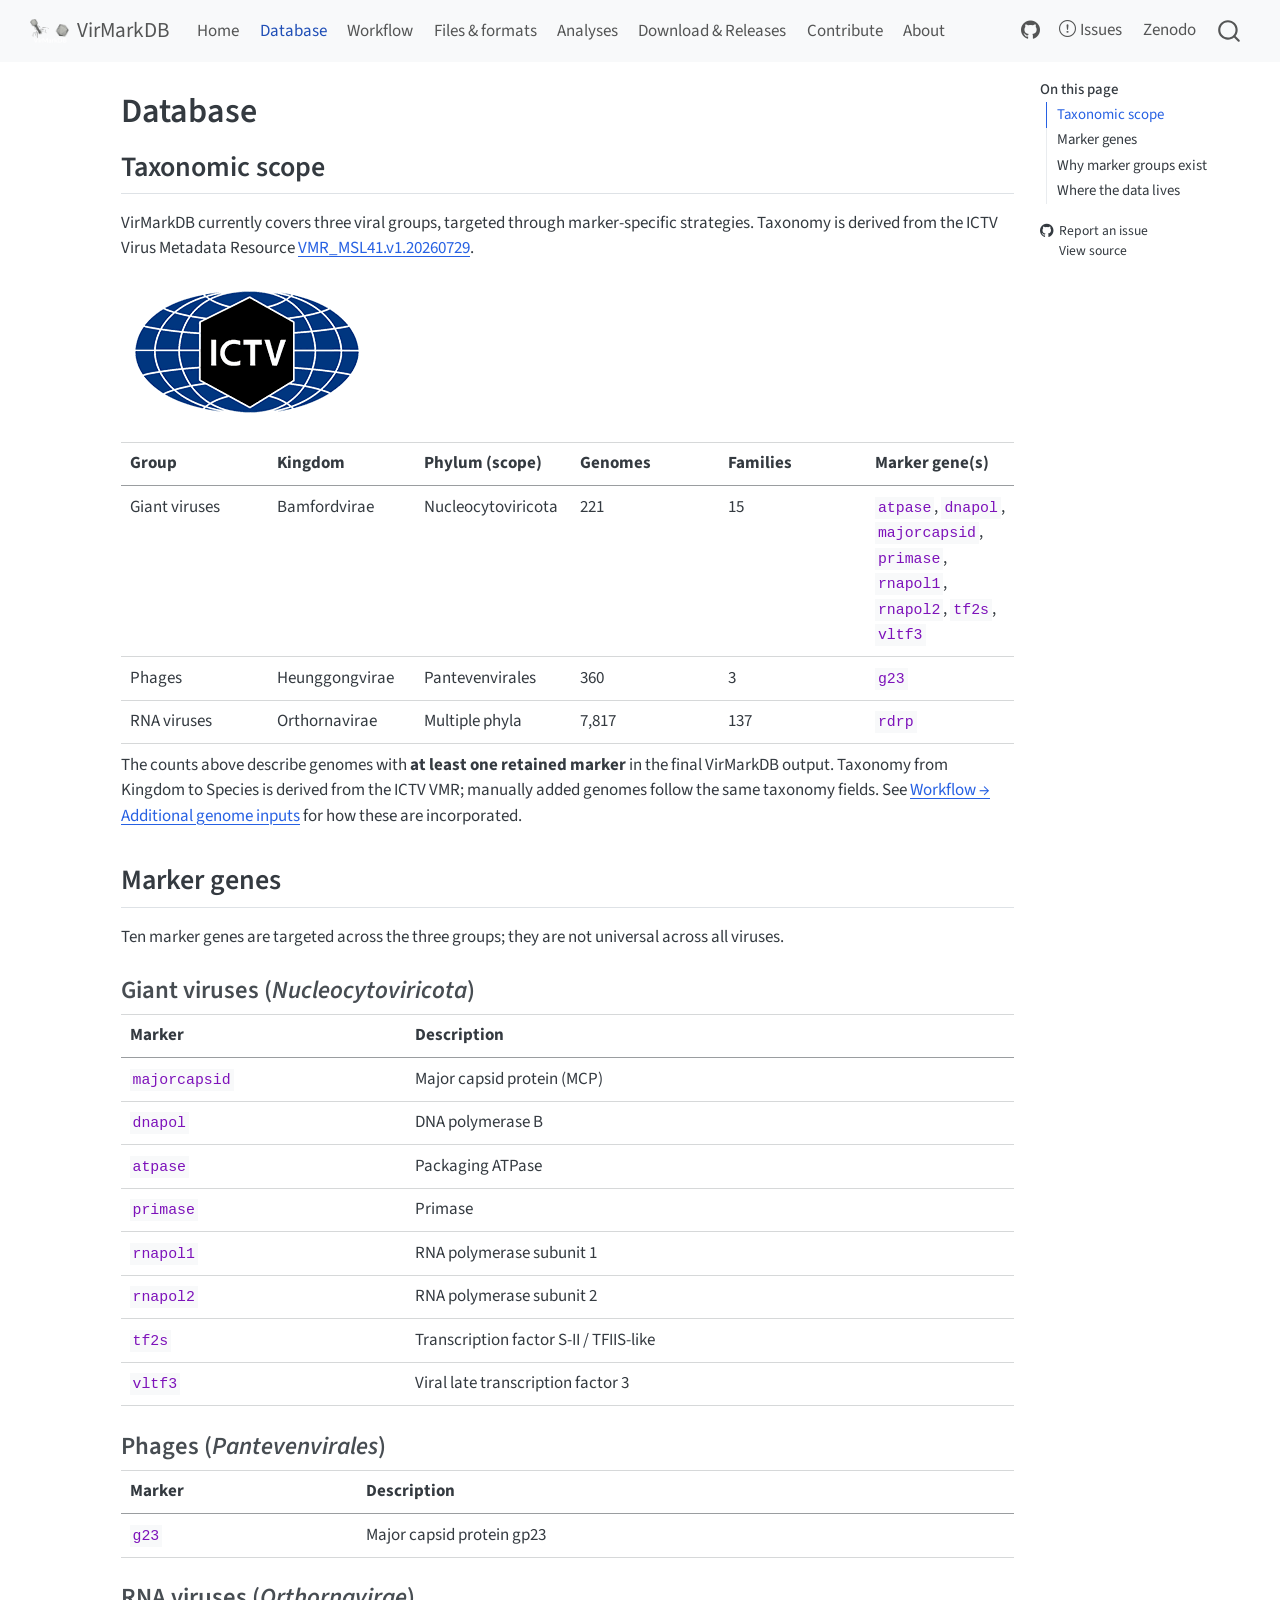
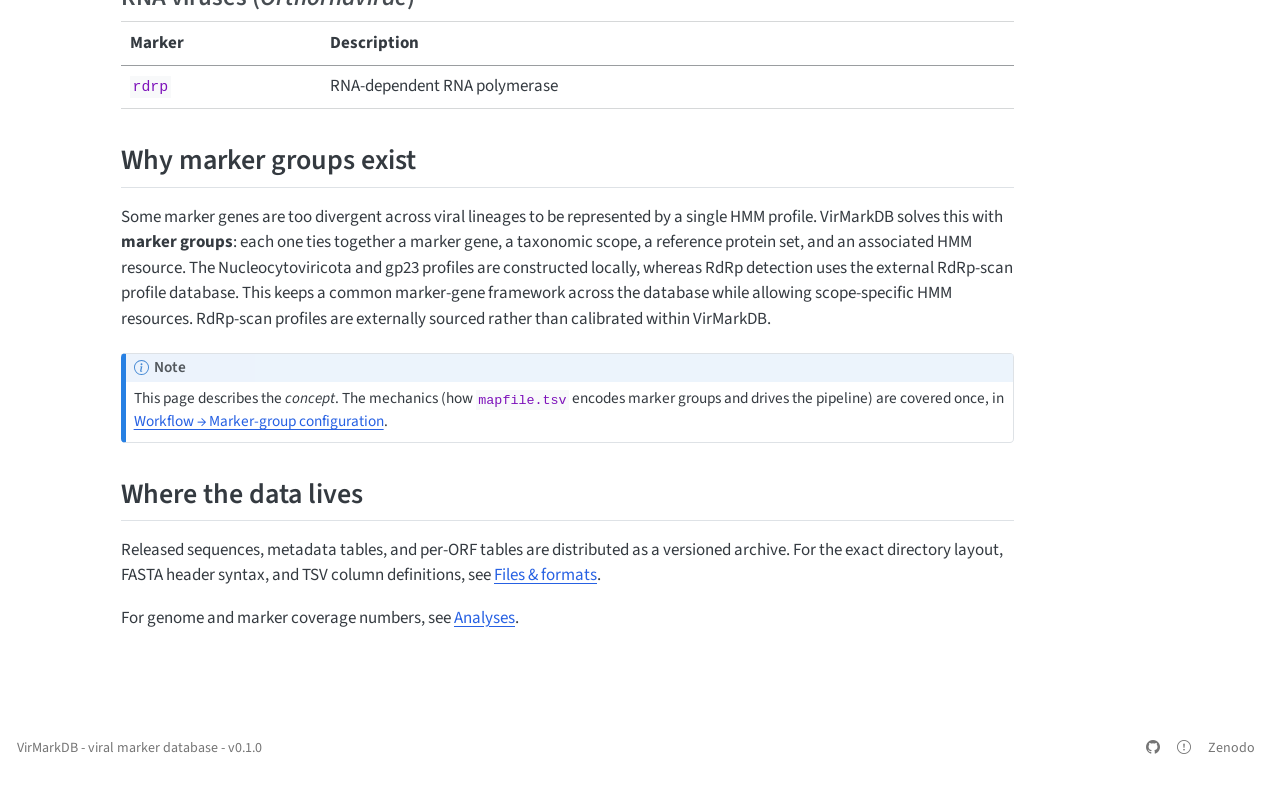
<file: database.html>
<!DOCTYPE html>
<html xmlns="http://www.w3.org/1999/xhtml" lang="en" xml:lang="en"><head>

<meta charset="utf-8">
<meta name="generator" content="quarto-1.6.42">

<meta name="viewport" content="width=device-width, initial-scale=1.0, user-scalable=yes">


<title>Database – VirMarkDB</title>
<style>
code{white-space: pre-wrap;}
span.smallcaps{font-variant: small-caps;}
div.columns{display: flex; gap: min(4vw, 1.5em);}
div.column{flex: auto; overflow-x: auto;}
div.hanging-indent{margin-left: 1.5em; text-indent: -1.5em;}
ul.task-list{list-style: none;}
ul.task-list li input[type="checkbox"] {
  width: 0.8em;
  margin: 0 0.8em 0.2em -1em; /* quarto-specific, see https://github.com/quarto-dev/quarto-cli/issues/4556 */ 
  vertical-align: middle;
}
</style>


<script src="site_libs/quarto-nav/quarto-nav.js"></script>
<script src="site_libs/quarto-nav/headroom.min.js"></script>
<script src="site_libs/clipboard/clipboard.min.js"></script>
<script src="site_libs/quarto-search/autocomplete.umd.js"></script>
<script src="site_libs/quarto-search/fuse.min.js"></script>
<script src="site_libs/quarto-search/quarto-search.js"></script>
<meta name="quarto:offset" content="./">
<link href="./assets/logo_virmark_blank.png" rel="icon" type="image/png">
<script src="site_libs/quarto-html/quarto.js"></script>
<script src="site_libs/quarto-html/popper.min.js"></script>
<script src="site_libs/quarto-html/tippy.umd.min.js"></script>
<script src="site_libs/quarto-html/anchor.min.js"></script>
<link href="site_libs/quarto-html/tippy.css" rel="stylesheet">
<link href="site_libs/quarto-html/quarto-syntax-highlighting-2f5df379a58b258e96c21c0638c20c03.css" rel="stylesheet" id="quarto-text-highlighting-styles">
<script src="site_libs/bootstrap/bootstrap.min.js"></script>
<link href="site_libs/bootstrap/bootstrap-icons.css" rel="stylesheet">
<link href="site_libs/bootstrap/bootstrap-a5e256e5356073c5be481d0d0d0ba44e.min.css" rel="stylesheet" append-hash="true" id="quarto-bootstrap" data-mode="light">
<script id="quarto-search-options" type="application/json">{
  "location": "navbar",
  "copy-button": false,
  "collapse-after": 3,
  "panel-placement": "end",
  "type": "overlay",
  "limit": 50,
  "keyboard-shortcut": [
    "f",
    "/",
    "s"
  ],
  "show-item-context": false,
  "language": {
    "search-no-results-text": "No results",
    "search-matching-documents-text": "matching documents",
    "search-copy-link-title": "Copy link to search",
    "search-hide-matches-text": "Hide additional matches",
    "search-more-match-text": "more match in this document",
    "search-more-matches-text": "more matches in this document",
    "search-clear-button-title": "Clear",
    "search-text-placeholder": "",
    "search-detached-cancel-button-title": "Cancel",
    "search-submit-button-title": "Submit",
    "search-label": "Search"
  }
}</script>


<link rel="stylesheet" href="styles.css">
</head>

<body class="nav-fixed">

<div id="quarto-search-results"></div>
  <header id="quarto-header" class="headroom fixed-top">
    <nav class="navbar navbar-expand-lg " data-bs-theme="dark">
      <div class="navbar-container container-fluid">
      <div class="navbar-brand-container mx-auto">
    <a href="./index.html" class="navbar-brand navbar-brand-logo">
    <img src="./assets/logo_virmark_blank.png" alt="" class="navbar-logo">
    </a>
    <a class="navbar-brand" href="./index.html">
    <span class="navbar-title">VirMarkDB</span>
    </a>
  </div>
            <div id="quarto-search" class="" title="Search"></div>
          <button class="navbar-toggler" type="button" data-bs-toggle="collapse" data-bs-target="#navbarCollapse" aria-controls="navbarCollapse" role="menu" aria-expanded="false" aria-label="Toggle navigation" onclick="if (window.quartoToggleHeadroom) { window.quartoToggleHeadroom(); }">
  <span class="navbar-toggler-icon"></span>
</button>
          <div class="collapse navbar-collapse" id="navbarCollapse">
            <ul class="navbar-nav navbar-nav-scroll me-auto">
  <li class="nav-item">
    <a class="nav-link" href="./index.html"> 
<span class="menu-text">Home</span></a>
  </li>  
  <li class="nav-item">
    <a class="nav-link active" href="./database.html" aria-current="page"> 
<span class="menu-text">Database</span></a>
  </li>  
  <li class="nav-item">
    <a class="nav-link" href="./workflow.html"> 
<span class="menu-text">Workflow</span></a>
  </li>  
  <li class="nav-item">
    <a class="nav-link" href="./files-formats.html"> 
<span class="menu-text">Files &amp; formats</span></a>
  </li>  
  <li class="nav-item">
    <a class="nav-link" href="./analysis.html"> 
<span class="menu-text">Analyses</span></a>
  </li>  
  <li class="nav-item">
    <a class="nav-link" href="./releases.html"> 
<span class="menu-text">Download &amp; Releases</span></a>
  </li>  
  <li class="nav-item">
    <a class="nav-link" href="./contribute.html"> 
<span class="menu-text">Contribute</span></a>
  </li>  
  <li class="nav-item">
    <a class="nav-link" href="./about.html"> 
<span class="menu-text">About</span></a>
  </li>  
</ul>
            <ul class="navbar-nav navbar-nav-scroll ms-auto">
  <li class="nav-item compact">
    <a class="nav-link" href="https://github.com/virmarkdb/VirMarkDB"> <i class="bi bi-github" role="img">
</i> 
<span class="menu-text"></span></a>
  </li>  
  <li class="nav-item">
    <a class="nav-link" href="https://github.com/virmarkdb/VirMarkDB/issues"> <i class="bi bi-exclamation-circle" role="img">
</i> 
<span class="menu-text">Issues</span></a>
  </li>  
  <li class="nav-item">
    <a class="nav-link" href="https://doi.org/10.5281/zenodo.23712240"> 
<span class="menu-text">Zenodo</span></a>
  </li>  
</ul>
          </div> <!-- /navcollapse -->
            <div class="quarto-navbar-tools">
</div>
      </div> <!-- /container-fluid -->
    </nav>
</header>
<!-- content -->
<div id="quarto-content" class="quarto-container page-columns page-rows-contents page-layout-article page-navbar">
<!-- sidebar -->
<!-- margin-sidebar -->
    <div id="quarto-margin-sidebar" class="sidebar margin-sidebar">
        <nav id="TOC" role="doc-toc" class="toc-active">
    <h2 id="toc-title">On this page</h2>
   
  <ul>
  <li><a href="#taxonomic-scope" id="toc-taxonomic-scope" class="nav-link active" data-scroll-target="#taxonomic-scope">Taxonomic scope</a></li>
  <li><a href="#marker-genes" id="toc-marker-genes" class="nav-link" data-scroll-target="#marker-genes">Marker genes</a>
  <ul class="collapse">
  <li><a href="#giant-viruses-nucleocytoviricota" id="toc-giant-viruses-nucleocytoviricota" class="nav-link" data-scroll-target="#giant-viruses-nucleocytoviricota">Giant viruses (<em>Nucleocytoviricota</em>)</a></li>
  <li><a href="#phages-pantevenvirales" id="toc-phages-pantevenvirales" class="nav-link" data-scroll-target="#phages-pantevenvirales">Phages (<em>Pantevenvirales</em>)</a></li>
  <li><a href="#rna-viruses-orthornavirae" id="toc-rna-viruses-orthornavirae" class="nav-link" data-scroll-target="#rna-viruses-orthornavirae">RNA viruses (<em>Orthornavirae</em>)</a></li>
  </ul></li>
  <li><a href="#why-marker-groups-exist" id="toc-why-marker-groups-exist" class="nav-link" data-scroll-target="#why-marker-groups-exist">Why marker groups exist</a></li>
  <li><a href="#where-the-data-lives" id="toc-where-the-data-lives" class="nav-link" data-scroll-target="#where-the-data-lives">Where the data lives</a></li>
  </ul>
<div class="toc-actions"><ul><li><a href="https://github.com/virmarkdb/VirMarkDB/issues/new" class="toc-action"><i class="bi bi-github"></i>Report an issue</a></li><li><a href="https://github.com/virmarkdb/VirMarkDB/blob/main/database.qmd" class="toc-action"><i class="bi empty"></i>View source</a></li></ul></div></nav>
    </div>
<!-- main -->
<main class="content" id="quarto-document-content">

<header id="title-block-header" class="quarto-title-block default">
<div class="quarto-title">
<h1 class="title">Database</h1>
</div>



<div class="quarto-title-meta">

    
  
    
  </div>
  


</header>


<section id="taxonomic-scope" class="level2">
<h2 class="anchored" data-anchor-id="taxonomic-scope">Taxonomic scope</h2>
<p>VirMarkDB currently covers three viral groups, targeted through marker-specific strategies. Taxonomy is derived from the ICTV Virus Metadata Resource <a href="https://ictv.global/sites/default/files/VMR/VMR_MSL41.v1.20260729.xlsx">VMR_MSL41.v1.20260729</a>.</p>
<p><a href="https://ictv.global/"><img src="assets/ictv_logo.png" class="img-fluid"></a></p>
<table class="caption-top table">
<colgroup>
<col style="width: 16%">
<col style="width: 16%">
<col style="width: 16%">
<col style="width: 16%">
<col style="width: 16%">
<col style="width: 16%">
</colgroup>
<thead>
<tr class="header">
<th>Group</th>
<th>Kingdom</th>
<th>Phylum (scope)</th>
<th>Genomes</th>
<th>Families</th>
<th>Marker gene(s)</th>
</tr>
</thead>
<tbody>
<tr class="odd">
<td>Giant viruses</td>
<td>Bamfordvirae</td>
<td>Nucleocytoviricota</td>
<td>221</td>
<td>15</td>
<td><code>atpase</code>, <code>dnapol</code>, <code>majorcapsid</code>, <code>primase</code>, <code>rnapol1</code>, <code>rnapol2</code>, <code>tf2s</code>, <code>vltf3</code></td>
</tr>
<tr class="even">
<td>Phages</td>
<td>Heunggongvirae</td>
<td>Pantevenvirales</td>
<td>360</td>
<td>3</td>
<td><code>g23</code></td>
</tr>
<tr class="odd">
<td>RNA viruses</td>
<td>Orthornavirae</td>
<td>Multiple phyla</td>
<td>7,817</td>
<td>137</td>
<td><code>rdrp</code></td>
</tr>
</tbody>
</table>
<p>The counts above describe genomes with <strong>at least one retained marker</strong> in the final VirMarkDB output. Taxonomy from Kingdom to Species is derived from the ICTV VMR; manually added genomes follow the same taxonomy fields. See <a href="./workflow.html#additional-genome-inputs">Workflow → Additional genome inputs</a> for how these are incorporated.</p>
</section>
<section id="marker-genes" class="level2">
<h2 class="anchored" data-anchor-id="marker-genes">Marker genes</h2>
<p>Ten marker genes are targeted across the three groups; they are not universal across all viruses.</p>
<section id="giant-viruses-nucleocytoviricota" class="level3">
<h3 class="anchored" data-anchor-id="giant-viruses-nucleocytoviricota">Giant viruses (<em>Nucleocytoviricota</em>)</h3>
<table class="caption-top table">
<thead>
<tr class="header">
<th>Marker</th>
<th>Description</th>
</tr>
</thead>
<tbody>
<tr class="odd">
<td><code>majorcapsid</code></td>
<td>Major capsid protein (MCP)</td>
</tr>
<tr class="even">
<td><code>dnapol</code></td>
<td>DNA polymerase B</td>
</tr>
<tr class="odd">
<td><code>atpase</code></td>
<td>Packaging ATPase</td>
</tr>
<tr class="even">
<td><code>primase</code></td>
<td>Primase</td>
</tr>
<tr class="odd">
<td><code>rnapol1</code></td>
<td>RNA polymerase subunit 1</td>
</tr>
<tr class="even">
<td><code>rnapol2</code></td>
<td>RNA polymerase subunit 2</td>
</tr>
<tr class="odd">
<td><code>tf2s</code></td>
<td>Transcription factor S-II / TFIIS-like</td>
</tr>
<tr class="even">
<td><code>vltf3</code></td>
<td>Viral late transcription factor 3</td>
</tr>
</tbody>
</table>
</section>
<section id="phages-pantevenvirales" class="level3">
<h3 class="anchored" data-anchor-id="phages-pantevenvirales">Phages (<em>Pantevenvirales</em>)</h3>
<table class="caption-top table">
<thead>
<tr class="header">
<th>Marker</th>
<th>Description</th>
</tr>
</thead>
<tbody>
<tr class="odd">
<td><code>g23</code></td>
<td>Major capsid protein gp23</td>
</tr>
</tbody>
</table>
</section>
<section id="rna-viruses-orthornavirae" class="level3">
<h3 class="anchored" data-anchor-id="rna-viruses-orthornavirae">RNA viruses (<em>Orthornavirae</em>)</h3>
<table class="caption-top table">
<thead>
<tr class="header">
<th>Marker</th>
<th>Description</th>
</tr>
</thead>
<tbody>
<tr class="odd">
<td><code>rdrp</code></td>
<td>RNA-dependent RNA polymerase</td>
</tr>
</tbody>
</table>
</section>
</section>
<section id="why-marker-groups-exist" class="level2">
<h2 class="anchored" data-anchor-id="why-marker-groups-exist">Why marker groups exist</h2>
<p>Some marker genes are too divergent across viral lineages to be represented by a single HMM profile. VirMarkDB solves this with <strong>marker groups</strong>: each one ties together a marker gene, a taxonomic scope, a reference protein set, and an associated HMM resource. The Nucleocytoviricota and gp23 profiles are constructed locally, whereas RdRp detection uses the external RdRp-scan profile database. This keeps a common marker-gene framework across the database while allowing scope-specific HMM resources. RdRp-scan profiles are externally sourced rather than calibrated within VirMarkDB.</p>
<div class="callout callout-style-default callout-note callout-titled">
<div class="callout-header d-flex align-content-center">
<div class="callout-icon-container">
<i class="callout-icon"></i>
</div>
<div class="callout-title-container flex-fill">
Note
</div>
</div>
<div class="callout-body-container callout-body">
<p>This page describes the <em>concept</em>. The mechanics (how <code>mapfile.tsv</code> encodes marker groups and drives the pipeline) are covered once, in <a href="./workflow.html#marker-group-configuration">Workflow → Marker-group configuration</a>.</p>
</div>
</div>
</section>
<section id="where-the-data-lives" class="level2">
<h2 class="anchored" data-anchor-id="where-the-data-lives">Where the data lives</h2>
<p>Released sequences, metadata tables, and per-ORF tables are distributed as a versioned archive. For the exact directory layout, FASTA header syntax, and TSV column definitions, see <a href="./files-formats.html">Files &amp; formats</a>.</p>
<p>For genome and marker coverage numbers, see <a href="./analysis.html">Analyses</a>.</p>


</section>

<a onclick="window.scrollTo(0, 0); return false;" role="button" id="quarto-back-to-top"><i class="bi bi-arrow-up"></i> Back to top</a></main> <!-- /main -->
<script id="quarto-html-after-body" type="application/javascript">
window.document.addEventListener("DOMContentLoaded", function (event) {
  const toggleBodyColorMode = (bsSheetEl) => {
    const mode = bsSheetEl.getAttribute("data-mode");
    const bodyEl = window.document.querySelector("body");
    if (mode === "dark") {
      bodyEl.classList.add("quarto-dark");
      bodyEl.classList.remove("quarto-light");
    } else {
      bodyEl.classList.add("quarto-light");
      bodyEl.classList.remove("quarto-dark");
    }
  }
  const toggleBodyColorPrimary = () => {
    const bsSheetEl = window.document.querySelector("link#quarto-bootstrap");
    if (bsSheetEl) {
      toggleBodyColorMode(bsSheetEl);
    }
  }
  toggleBodyColorPrimary();  
  const icon = "";
  const anchorJS = new window.AnchorJS();
  anchorJS.options = {
    placement: 'right',
    icon: icon
  };
  anchorJS.add('.anchored');
  const isCodeAnnotation = (el) => {
    for (const clz of el.classList) {
      if (clz.startsWith('code-annotation-')) {                     
        return true;
      }
    }
    return false;
  }
  const onCopySuccess = function(e) {
    // button target
    const button = e.trigger;
    // don't keep focus
    button.blur();
    // flash "checked"
    button.classList.add('code-copy-button-checked');
    var currentTitle = button.getAttribute("title");
    button.setAttribute("title", "Copied!");
    let tooltip;
    if (window.bootstrap) {
      button.setAttribute("data-bs-toggle", "tooltip");
      button.setAttribute("data-bs-placement", "left");
      button.setAttribute("data-bs-title", "Copied!");
      tooltip = new bootstrap.Tooltip(button, 
        { trigger: "manual", 
          customClass: "code-copy-button-tooltip",
          offset: [0, -8]});
      tooltip.show();    
    }
    setTimeout(function() {
      if (tooltip) {
        tooltip.hide();
        button.removeAttribute("data-bs-title");
        button.removeAttribute("data-bs-toggle");
        button.removeAttribute("data-bs-placement");
      }
      button.setAttribute("title", currentTitle);
      button.classList.remove('code-copy-button-checked');
    }, 1000);
    // clear code selection
    e.clearSelection();
  }
  const getTextToCopy = function(trigger) {
      const codeEl = trigger.previousElementSibling.cloneNode(true);
      for (const childEl of codeEl.children) {
        if (isCodeAnnotation(childEl)) {
          childEl.remove();
        }
      }
      return codeEl.innerText;
  }
  const clipboard = new window.ClipboardJS('.code-copy-button:not([data-in-quarto-modal])', {
    text: getTextToCopy
  });
  clipboard.on('success', onCopySuccess);
  if (window.document.getElementById('quarto-embedded-source-code-modal')) {
    const clipboardModal = new window.ClipboardJS('.code-copy-button[data-in-quarto-modal]', {
      text: getTextToCopy,
      container: window.document.getElementById('quarto-embedded-source-code-modal')
    });
    clipboardModal.on('success', onCopySuccess);
  }
    var localhostRegex = new RegExp(/^(?:http|https):\/\/localhost\:?[0-9]*\//);
    var mailtoRegex = new RegExp(/^mailto:/);
      var filterRegex = new RegExp("https:\/\/virmarkdb\.github\.io\/VirMarkDB\/");
    var isInternal = (href) => {
        return filterRegex.test(href) || localhostRegex.test(href) || mailtoRegex.test(href);
    }
    // Inspect non-navigation links and adorn them if external
 	var links = window.document.querySelectorAll('a[href]:not(.nav-link):not(.navbar-brand):not(.toc-action):not(.sidebar-link):not(.sidebar-item-toggle):not(.pagination-link):not(.no-external):not([aria-hidden]):not(.dropdown-item):not(.quarto-navigation-tool):not(.about-link)');
    for (var i=0; i<links.length; i++) {
      const link = links[i];
      if (!isInternal(link.href)) {
        // undo the damage that might have been done by quarto-nav.js in the case of
        // links that we want to consider external
        if (link.dataset.originalHref !== undefined) {
          link.href = link.dataset.originalHref;
        }
      }
    }
  function tippyHover(el, contentFn, onTriggerFn, onUntriggerFn) {
    const config = {
      allowHTML: true,
      maxWidth: 500,
      delay: 100,
      arrow: false,
      appendTo: function(el) {
          return el.parentElement;
      },
      interactive: true,
      interactiveBorder: 10,
      theme: 'quarto',
      placement: 'bottom-start',
    };
    if (contentFn) {
      config.content = contentFn;
    }
    if (onTriggerFn) {
      config.onTrigger = onTriggerFn;
    }
    if (onUntriggerFn) {
      config.onUntrigger = onUntriggerFn;
    }
    window.tippy(el, config); 
  }
  const noterefs = window.document.querySelectorAll('a[role="doc-noteref"]');
  for (var i=0; i<noterefs.length; i++) {
    const ref = noterefs[i];
    tippyHover(ref, function() {
      // use id or data attribute instead here
      let href = ref.getAttribute('data-footnote-href') || ref.getAttribute('href');
      try { href = new URL(href).hash; } catch {}
      const id = href.replace(/^#\/?/, "");
      const note = window.document.getElementById(id);
      if (note) {
        return note.innerHTML;
      } else {
        return "";
      }
    });
  }
  const xrefs = window.document.querySelectorAll('a.quarto-xref');
  const processXRef = (id, note) => {
    // Strip column container classes
    const stripColumnClz = (el) => {
      el.classList.remove("page-full", "page-columns");
      if (el.children) {
        for (const child of el.children) {
          stripColumnClz(child);
        }
      }
    }
    stripColumnClz(note)
    if (id === null || id.startsWith('sec-')) {
      // Special case sections, only their first couple elements
      const container = document.createElement("div");
      if (note.children && note.children.length > 2) {
        container.appendChild(note.children[0].cloneNode(true));
        for (let i = 1; i < note.children.length; i++) {
          const child = note.children[i];
          if (child.tagName === "P" && child.innerText === "") {
            continue;
          } else {
            container.appendChild(child.cloneNode(true));
            break;
          }
        }
        if (window.Quarto?.typesetMath) {
          window.Quarto.typesetMath(container);
        }
        return container.innerHTML
      } else {
        if (window.Quarto?.typesetMath) {
          window.Quarto.typesetMath(note);
        }
        return note.innerHTML;
      }
    } else {
      // Remove any anchor links if they are present
      const anchorLink = note.querySelector('a.anchorjs-link');
      if (anchorLink) {
        anchorLink.remove();
      }
      if (window.Quarto?.typesetMath) {
        window.Quarto.typesetMath(note);
      }
      if (note.classList.contains("callout")) {
        return note.outerHTML;
      } else {
        return note.innerHTML;
      }
    }
  }
  for (var i=0; i<xrefs.length; i++) {
    const xref = xrefs[i];
    tippyHover(xref, undefined, function(instance) {
      instance.disable();
      let url = xref.getAttribute('href');
      let hash = undefined; 
      if (url.startsWith('#')) {
        hash = url;
      } else {
        try { hash = new URL(url).hash; } catch {}
      }
      if (hash) {
        const id = hash.replace(/^#\/?/, "");
        const note = window.document.getElementById(id);
        if (note !== null) {
          try {
            const html = processXRef(id, note.cloneNode(true));
            instance.setContent(html);
          } finally {
            instance.enable();
            instance.show();
          }
        } else {
          // See if we can fetch this
          fetch(url.split('#')[0])
          .then(res => res.text())
          .then(html => {
            const parser = new DOMParser();
            const htmlDoc = parser.parseFromString(html, "text/html");
            const note = htmlDoc.getElementById(id);
            if (note !== null) {
              const html = processXRef(id, note);
              instance.setContent(html);
            } 
          }).finally(() => {
            instance.enable();
            instance.show();
          });
        }
      } else {
        // See if we can fetch a full url (with no hash to target)
        // This is a special case and we should probably do some content thinning / targeting
        fetch(url)
        .then(res => res.text())
        .then(html => {
          const parser = new DOMParser();
          const htmlDoc = parser.parseFromString(html, "text/html");
          const note = htmlDoc.querySelector('main.content');
          if (note !== null) {
            // This should only happen for chapter cross references
            // (since there is no id in the URL)
            // remove the first header
            if (note.children.length > 0 && note.children[0].tagName === "HEADER") {
              note.children[0].remove();
            }
            const html = processXRef(null, note);
            instance.setContent(html);
          } 
        }).finally(() => {
          instance.enable();
          instance.show();
        });
      }
    }, function(instance) {
    });
  }
      let selectedAnnoteEl;
      const selectorForAnnotation = ( cell, annotation) => {
        let cellAttr = 'data-code-cell="' + cell + '"';
        let lineAttr = 'data-code-annotation="' +  annotation + '"';
        const selector = 'span[' + cellAttr + '][' + lineAttr + ']';
        return selector;
      }
      const selectCodeLines = (annoteEl) => {
        const doc = window.document;
        const targetCell = annoteEl.getAttribute("data-target-cell");
        const targetAnnotation = annoteEl.getAttribute("data-target-annotation");
        const annoteSpan = window.document.querySelector(selectorForAnnotation(targetCell, targetAnnotation));
        const lines = annoteSpan.getAttribute("data-code-lines").split(",");
        const lineIds = lines.map((line) => {
          return targetCell + "-" + line;
        })
        let top = null;
        let height = null;
        let parent = null;
        if (lineIds.length > 0) {
            //compute the position of the single el (top and bottom and make a div)
            const el = window.document.getElementById(lineIds[0]);
            top = el.offsetTop;
            height = el.offsetHeight;
            parent = el.parentElement.parentElement;
          if (lineIds.length > 1) {
            const lastEl = window.document.getElementById(lineIds[lineIds.length - 1]);
            const bottom = lastEl.offsetTop + lastEl.offsetHeight;
            height = bottom - top;
          }
          if (top !== null && height !== null && parent !== null) {
            // cook up a div (if necessary) and position it 
            let div = window.document.getElementById("code-annotation-line-highlight");
            if (div === null) {
              div = window.document.createElement("div");
              div.setAttribute("id", "code-annotation-line-highlight");
              div.style.position = 'absolute';
              parent.appendChild(div);
            }
            div.style.top = top - 2 + "px";
            div.style.height = height + 4 + "px";
            div.style.left = 0;
            let gutterDiv = window.document.getElementById("code-annotation-line-highlight-gutter");
            if (gutterDiv === null) {
              gutterDiv = window.document.createElement("div");
              gutterDiv.setAttribute("id", "code-annotation-line-highlight-gutter");
              gutterDiv.style.position = 'absolute';
              const codeCell = window.document.getElementById(targetCell);
              const gutter = codeCell.querySelector('.code-annotation-gutter');
              gutter.appendChild(gutterDiv);
            }
            gutterDiv.style.top = top - 2 + "px";
            gutterDiv.style.height = height + 4 + "px";
          }
          selectedAnnoteEl = annoteEl;
        }
      };
      const unselectCodeLines = () => {
        const elementsIds = ["code-annotation-line-highlight", "code-annotation-line-highlight-gutter"];
        elementsIds.forEach((elId) => {
          const div = window.document.getElementById(elId);
          if (div) {
            div.remove();
          }
        });
        selectedAnnoteEl = undefined;
      };
        // Handle positioning of the toggle
    window.addEventListener(
      "resize",
      throttle(() => {
        elRect = undefined;
        if (selectedAnnoteEl) {
          selectCodeLines(selectedAnnoteEl);
        }
      }, 10)
    );
    function throttle(fn, ms) {
    let throttle = false;
    let timer;
      return (...args) => {
        if(!throttle) { // first call gets through
            fn.apply(this, args);
            throttle = true;
        } else { // all the others get throttled
            if(timer) clearTimeout(timer); // cancel #2
            timer = setTimeout(() => {
              fn.apply(this, args);
              timer = throttle = false;
            }, ms);
        }
      };
    }
      // Attach click handler to the DT
      const annoteDls = window.document.querySelectorAll('dt[data-target-cell]');
      for (const annoteDlNode of annoteDls) {
        annoteDlNode.addEventListener('click', (event) => {
          const clickedEl = event.target;
          if (clickedEl !== selectedAnnoteEl) {
            unselectCodeLines();
            const activeEl = window.document.querySelector('dt[data-target-cell].code-annotation-active');
            if (activeEl) {
              activeEl.classList.remove('code-annotation-active');
            }
            selectCodeLines(clickedEl);
            clickedEl.classList.add('code-annotation-active');
          } else {
            // Unselect the line
            unselectCodeLines();
            clickedEl.classList.remove('code-annotation-active');
          }
        });
      }
  const findCites = (el) => {
    const parentEl = el.parentElement;
    if (parentEl) {
      const cites = parentEl.dataset.cites;
      if (cites) {
        return {
          el,
          cites: cites.split(' ')
        };
      } else {
        return findCites(el.parentElement)
      }
    } else {
      return undefined;
    }
  };
  var bibliorefs = window.document.querySelectorAll('a[role="doc-biblioref"]');
  for (var i=0; i<bibliorefs.length; i++) {
    const ref = bibliorefs[i];
    const citeInfo = findCites(ref);
    if (citeInfo) {
      tippyHover(citeInfo.el, function() {
        var popup = window.document.createElement('div');
        citeInfo.cites.forEach(function(cite) {
          var citeDiv = window.document.createElement('div');
          citeDiv.classList.add('hanging-indent');
          citeDiv.classList.add('csl-entry');
          var biblioDiv = window.document.getElementById('ref-' + cite);
          if (biblioDiv) {
            citeDiv.innerHTML = biblioDiv.innerHTML;
          }
          popup.appendChild(citeDiv);
        });
        return popup.innerHTML;
      });
    }
  }
});
</script>
</div> <!-- /content -->
<footer class="footer">
  <div class="nav-footer">
    <div class="nav-footer-left">
<p>VirMarkDB - viral marker database - v0.1.0</p>
</div>   
    <div class="nav-footer-center">
      &nbsp;
    <div class="toc-actions d-sm-block d-md-none"><ul><li><a href="https://github.com/virmarkdb/VirMarkDB/issues/new" class="toc-action"><i class="bi bi-github"></i>Report an issue</a></li><li><a href="https://github.com/virmarkdb/VirMarkDB/blob/main/database.qmd" class="toc-action"><i class="bi empty"></i>View source</a></li></ul></div></div>
    <div class="nav-footer-right">
      <ul class="footer-items list-unstyled">
    <li class="nav-item compact">
    <a class="nav-link" href="https://github.com/VirMarkDB/VirMarkDB">
      <i class="bi bi-github" role="img">
</i> 
    </a>
  </li>  
    <li class="nav-item compact">
    <a class="nav-link" href="https://github.com/VirMarkDB/VirMarkDB/issues">
      <i class="bi bi-exclamation-circle" role="img">
</i> 
    </a>
  </li>  
    <li class="nav-item">
    <a class="nav-link" href="https://doi.org/10.5281/zenodo.23712240">
<p>Zenodo</p>
</a>
  </li>  
</ul>
    </div>
  </div>
</footer>




</body></html>
</file>
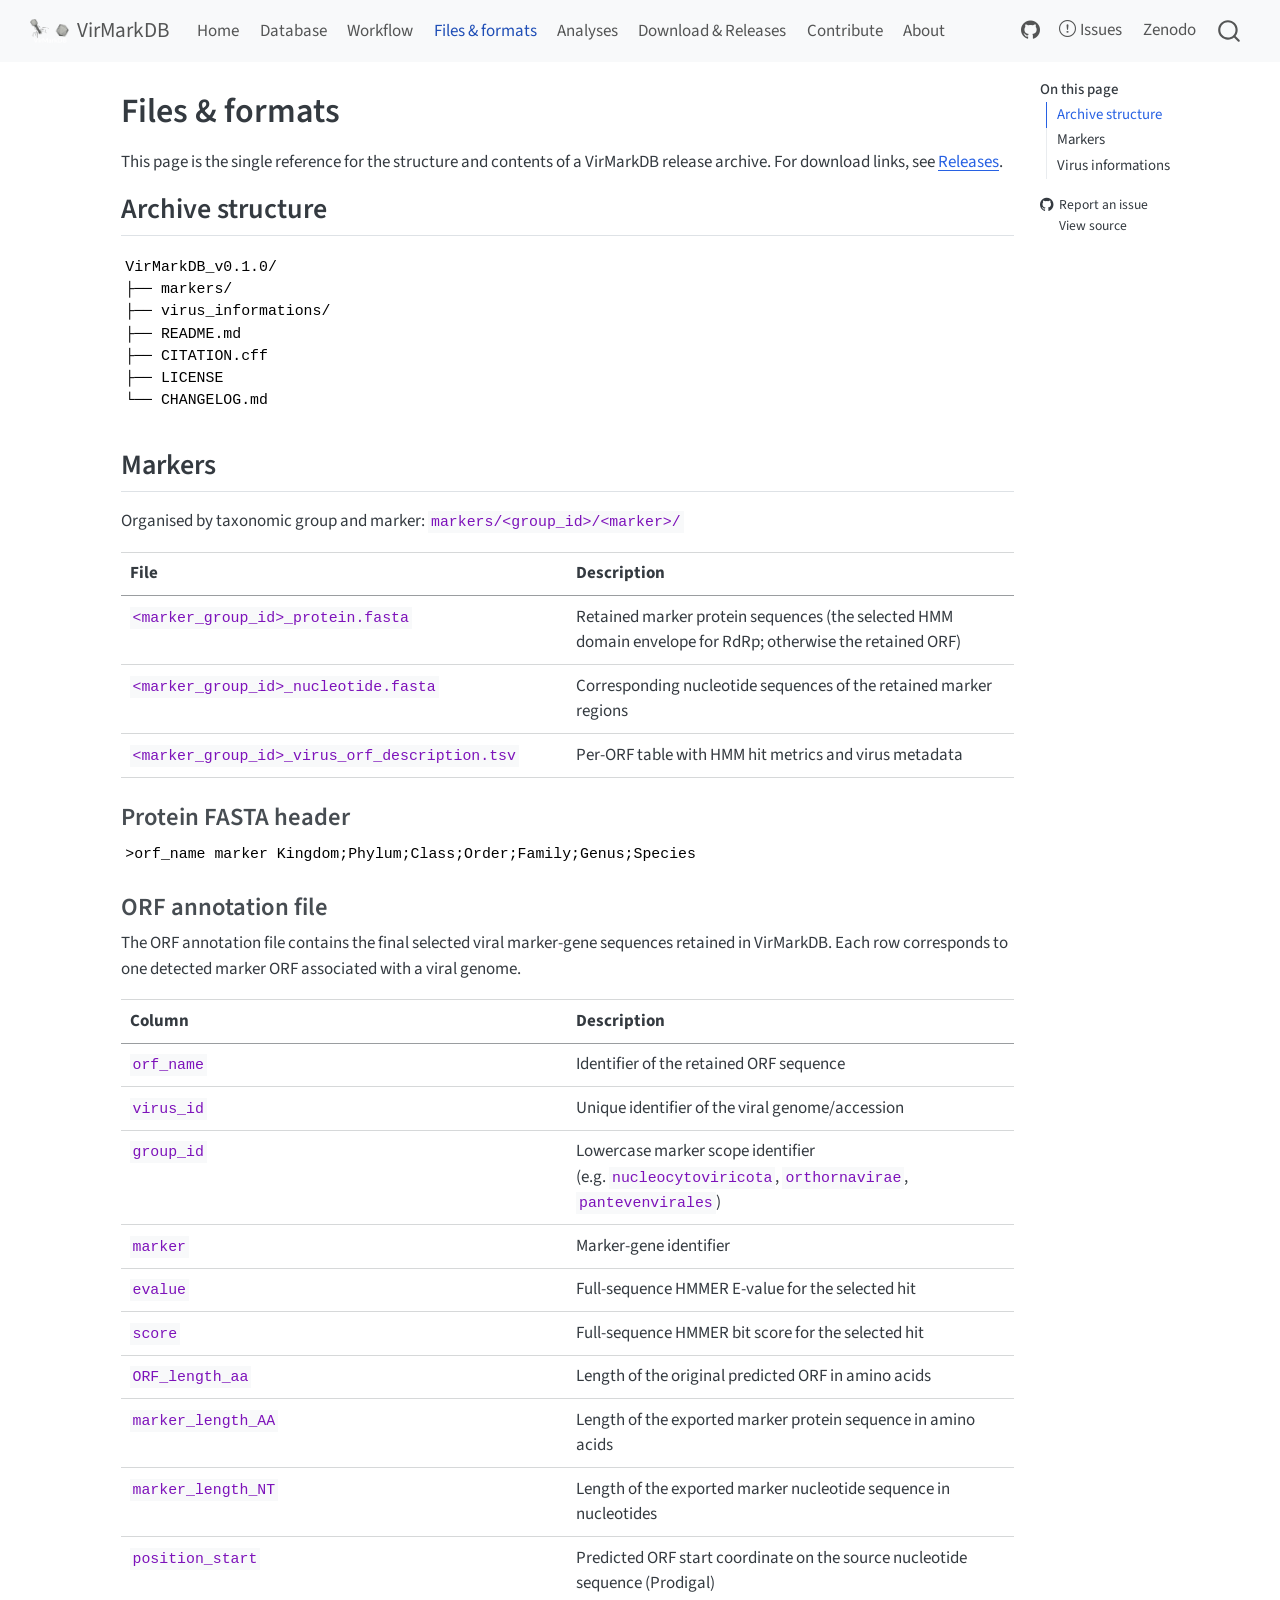
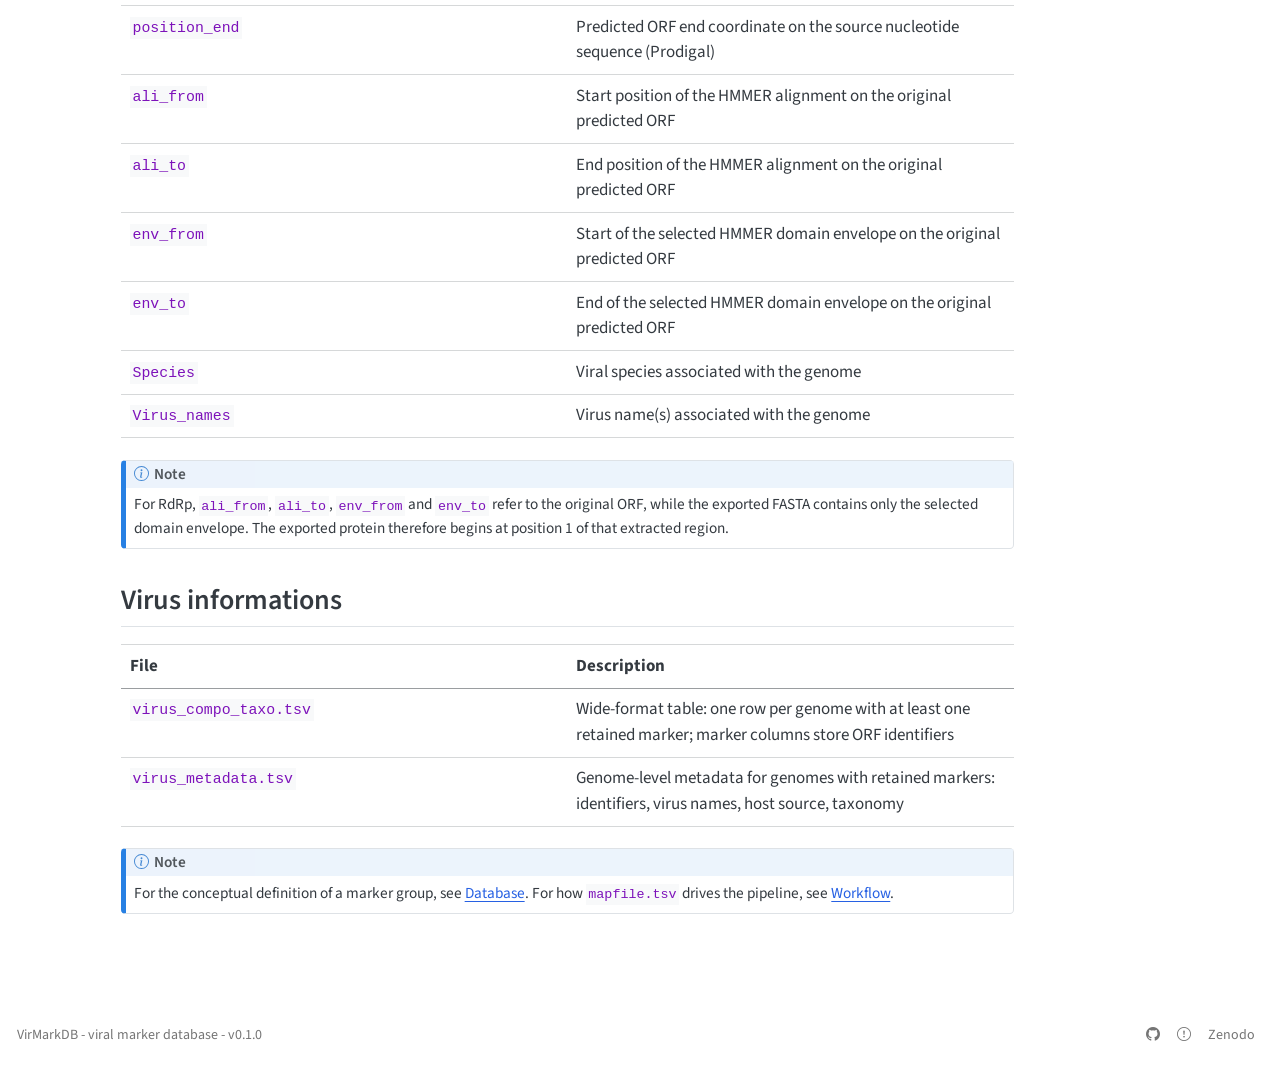
<file: files-formats.html>
<!DOCTYPE html>
<html xmlns="http://www.w3.org/1999/xhtml" lang="en" xml:lang="en"><head>

<meta charset="utf-8">
<meta name="generator" content="quarto-1.6.42">

<meta name="viewport" content="width=device-width, initial-scale=1.0, user-scalable=yes">


<title>Files &amp; formats – VirMarkDB</title>
<style>
code{white-space: pre-wrap;}
span.smallcaps{font-variant: small-caps;}
div.columns{display: flex; gap: min(4vw, 1.5em);}
div.column{flex: auto; overflow-x: auto;}
div.hanging-indent{margin-left: 1.5em; text-indent: -1.5em;}
ul.task-list{list-style: none;}
ul.task-list li input[type="checkbox"] {
  width: 0.8em;
  margin: 0 0.8em 0.2em -1em; /* quarto-specific, see https://github.com/quarto-dev/quarto-cli/issues/4556 */ 
  vertical-align: middle;
}
</style>


<script src="site_libs/quarto-nav/quarto-nav.js"></script>
<script src="site_libs/quarto-nav/headroom.min.js"></script>
<script src="site_libs/clipboard/clipboard.min.js"></script>
<script src="site_libs/quarto-search/autocomplete.umd.js"></script>
<script src="site_libs/quarto-search/fuse.min.js"></script>
<script src="site_libs/quarto-search/quarto-search.js"></script>
<meta name="quarto:offset" content="./">
<link href="./assets/logo_virmark_blank.png" rel="icon" type="image/png">
<script src="site_libs/quarto-html/quarto.js"></script>
<script src="site_libs/quarto-html/popper.min.js"></script>
<script src="site_libs/quarto-html/tippy.umd.min.js"></script>
<script src="site_libs/quarto-html/anchor.min.js"></script>
<link href="site_libs/quarto-html/tippy.css" rel="stylesheet">
<link href="site_libs/quarto-html/quarto-syntax-highlighting-2f5df379a58b258e96c21c0638c20c03.css" rel="stylesheet" id="quarto-text-highlighting-styles">
<script src="site_libs/bootstrap/bootstrap.min.js"></script>
<link href="site_libs/bootstrap/bootstrap-icons.css" rel="stylesheet">
<link href="site_libs/bootstrap/bootstrap-a5e256e5356073c5be481d0d0d0ba44e.min.css" rel="stylesheet" append-hash="true" id="quarto-bootstrap" data-mode="light">
<script id="quarto-search-options" type="application/json">{
  "location": "navbar",
  "copy-button": false,
  "collapse-after": 3,
  "panel-placement": "end",
  "type": "overlay",
  "limit": 50,
  "keyboard-shortcut": [
    "f",
    "/",
    "s"
  ],
  "show-item-context": false,
  "language": {
    "search-no-results-text": "No results",
    "search-matching-documents-text": "matching documents",
    "search-copy-link-title": "Copy link to search",
    "search-hide-matches-text": "Hide additional matches",
    "search-more-match-text": "more match in this document",
    "search-more-matches-text": "more matches in this document",
    "search-clear-button-title": "Clear",
    "search-text-placeholder": "",
    "search-detached-cancel-button-title": "Cancel",
    "search-submit-button-title": "Submit",
    "search-label": "Search"
  }
}</script>


<link rel="stylesheet" href="styles.css">
</head>

<body class="nav-fixed">

<div id="quarto-search-results"></div>
  <header id="quarto-header" class="headroom fixed-top">
    <nav class="navbar navbar-expand-lg " data-bs-theme="dark">
      <div class="navbar-container container-fluid">
      <div class="navbar-brand-container mx-auto">
    <a href="./index.html" class="navbar-brand navbar-brand-logo">
    <img src="./assets/logo_virmark_blank.png" alt="" class="navbar-logo">
    </a>
    <a class="navbar-brand" href="./index.html">
    <span class="navbar-title">VirMarkDB</span>
    </a>
  </div>
            <div id="quarto-search" class="" title="Search"></div>
          <button class="navbar-toggler" type="button" data-bs-toggle="collapse" data-bs-target="#navbarCollapse" aria-controls="navbarCollapse" role="menu" aria-expanded="false" aria-label="Toggle navigation" onclick="if (window.quartoToggleHeadroom) { window.quartoToggleHeadroom(); }">
  <span class="navbar-toggler-icon"></span>
</button>
          <div class="collapse navbar-collapse" id="navbarCollapse">
            <ul class="navbar-nav navbar-nav-scroll me-auto">
  <li class="nav-item">
    <a class="nav-link" href="./index.html"> 
<span class="menu-text">Home</span></a>
  </li>  
  <li class="nav-item">
    <a class="nav-link" href="./database.html"> 
<span class="menu-text">Database</span></a>
  </li>  
  <li class="nav-item">
    <a class="nav-link" href="./workflow.html"> 
<span class="menu-text">Workflow</span></a>
  </li>  
  <li class="nav-item">
    <a class="nav-link active" href="./files-formats.html" aria-current="page"> 
<span class="menu-text">Files &amp; formats</span></a>
  </li>  
  <li class="nav-item">
    <a class="nav-link" href="./analysis.html"> 
<span class="menu-text">Analyses</span></a>
  </li>  
  <li class="nav-item">
    <a class="nav-link" href="./releases.html"> 
<span class="menu-text">Download &amp; Releases</span></a>
  </li>  
  <li class="nav-item">
    <a class="nav-link" href="./contribute.html"> 
<span class="menu-text">Contribute</span></a>
  </li>  
  <li class="nav-item">
    <a class="nav-link" href="./about.html"> 
<span class="menu-text">About</span></a>
  </li>  
</ul>
            <ul class="navbar-nav navbar-nav-scroll ms-auto">
  <li class="nav-item compact">
    <a class="nav-link" href="https://github.com/virmarkdb/VirMarkDB"> <i class="bi bi-github" role="img">
</i> 
<span class="menu-text"></span></a>
  </li>  
  <li class="nav-item">
    <a class="nav-link" href="https://github.com/virmarkdb/VirMarkDB/issues"> <i class="bi bi-exclamation-circle" role="img">
</i> 
<span class="menu-text">Issues</span></a>
  </li>  
  <li class="nav-item">
    <a class="nav-link" href="https://doi.org/10.5281/zenodo.23712240"> 
<span class="menu-text">Zenodo</span></a>
  </li>  
</ul>
          </div> <!-- /navcollapse -->
            <div class="quarto-navbar-tools">
</div>
      </div> <!-- /container-fluid -->
    </nav>
</header>
<!-- content -->
<div id="quarto-content" class="quarto-container page-columns page-rows-contents page-layout-article page-navbar">
<!-- sidebar -->
<!-- margin-sidebar -->
    <div id="quarto-margin-sidebar" class="sidebar margin-sidebar">
        <nav id="TOC" role="doc-toc" class="toc-active">
    <h2 id="toc-title">On this page</h2>
   
  <ul>
  <li><a href="#archive-structure" id="toc-archive-structure" class="nav-link active" data-scroll-target="#archive-structure">Archive structure</a></li>
  <li><a href="#markers" id="toc-markers" class="nav-link" data-scroll-target="#markers">Markers</a>
  <ul class="collapse">
  <li><a href="#protein-fasta-header" id="toc-protein-fasta-header" class="nav-link" data-scroll-target="#protein-fasta-header">Protein FASTA header</a></li>
  <li><a href="#orf-annotation-file" id="toc-orf-annotation-file" class="nav-link" data-scroll-target="#orf-annotation-file">ORF annotation file</a></li>
  </ul></li>
  <li><a href="#virus-informations" id="toc-virus-informations" class="nav-link" data-scroll-target="#virus-informations">Virus informations</a></li>
  </ul>
<div class="toc-actions"><ul><li><a href="https://github.com/virmarkdb/VirMarkDB/issues/new" class="toc-action"><i class="bi bi-github"></i>Report an issue</a></li><li><a href="https://github.com/virmarkdb/VirMarkDB/blob/main/files-formats.qmd" class="toc-action"><i class="bi empty"></i>View source</a></li></ul></div></nav>
    </div>
<!-- main -->
<main class="content" id="quarto-document-content">

<header id="title-block-header" class="quarto-title-block default">
<div class="quarto-title">
<h1 class="title">Files &amp; formats</h1>
</div>



<div class="quarto-title-meta">

    
  
    
  </div>
  


</header>


<p>This page is the single reference for the structure and contents of a VirMarkDB release archive. For download links, see <a href="./releases.html">Releases</a>.</p>
<section id="archive-structure" class="level2">
<h2 class="anchored" data-anchor-id="archive-structure">Archive structure</h2>
<pre><code>VirMarkDB_v0.1.0/
├── markers/
├── virus_informations/
├── README.md
├── CITATION.cff
├── LICENSE
└── CHANGELOG.md</code></pre>
</section>
<section id="markers" class="level2">
<h2 class="anchored" data-anchor-id="markers">Markers</h2>
<p>Organised by taxonomic group and marker: <code>markers/&lt;group_id&gt;/&lt;marker&gt;/</code></p>
<table class="caption-top table">
<colgroup>
<col style="width: 50%">
<col style="width: 50%">
</colgroup>
<thead>
<tr class="header">
<th>File</th>
<th>Description</th>
</tr>
</thead>
<tbody>
<tr class="odd">
<td><code>&lt;marker_group_id&gt;_protein.fasta</code></td>
<td>Retained marker protein sequences (the selected HMM domain envelope for RdRp; otherwise the retained ORF)</td>
</tr>
<tr class="even">
<td><code>&lt;marker_group_id&gt;_nucleotide.fasta</code></td>
<td>Corresponding nucleotide sequences of the retained marker regions</td>
</tr>
<tr class="odd">
<td><code>&lt;marker_group_id&gt;_virus_orf_description.tsv</code></td>
<td>Per-ORF table with HMM hit metrics and virus metadata</td>
</tr>
</tbody>
</table>
<section id="protein-fasta-header" class="level3">
<h3 class="anchored" data-anchor-id="protein-fasta-header">Protein FASTA header</h3>
<pre><code>&gt;orf_name marker Kingdom;Phylum;Class;Order;Family;Genus;Species</code></pre>
</section>
<section id="orf-annotation-file" class="level3">
<h3 class="anchored" data-anchor-id="orf-annotation-file">ORF annotation file</h3>
<p>The ORF annotation file contains the final selected viral marker-gene sequences retained in VirMarkDB. Each row corresponds to one detected marker ORF associated with a viral genome.</p>
<table class="caption-top table">
<colgroup>
<col style="width: 50%">
<col style="width: 50%">
</colgroup>
<thead>
<tr class="header">
<th>Column</th>
<th>Description</th>
</tr>
</thead>
<tbody>
<tr class="odd">
<td><code>orf_name</code></td>
<td>Identifier of the retained ORF sequence</td>
</tr>
<tr class="even">
<td><code>virus_id</code></td>
<td>Unique identifier of the viral genome/accession</td>
</tr>
<tr class="odd">
<td><code>group_id</code></td>
<td>Lowercase marker scope identifier (e.g.&nbsp;<code>nucleocytoviricota</code>, <code>orthornavirae</code>, <code>pantevenvirales</code>)</td>
</tr>
<tr class="even">
<td><code>marker</code></td>
<td>Marker-gene identifier</td>
</tr>
<tr class="odd">
<td><code>evalue</code></td>
<td>Full-sequence HMMER E-value for the selected hit</td>
</tr>
<tr class="even">
<td><code>score</code></td>
<td>Full-sequence HMMER bit score for the selected hit</td>
</tr>
<tr class="odd">
<td><code>ORF_length_aa</code></td>
<td>Length of the original predicted ORF in amino acids</td>
</tr>
<tr class="even">
<td><code>marker_length_AA</code></td>
<td>Length of the exported marker protein sequence in amino acids</td>
</tr>
<tr class="odd">
<td><code>marker_length_NT</code></td>
<td>Length of the exported marker nucleotide sequence in nucleotides</td>
</tr>
<tr class="even">
<td><code>position_start</code></td>
<td>Predicted ORF start coordinate on the source nucleotide sequence (Prodigal)</td>
</tr>
<tr class="odd">
<td><code>position_end</code></td>
<td>Predicted ORF end coordinate on the source nucleotide sequence (Prodigal)</td>
</tr>
<tr class="even">
<td><code>ali_from</code></td>
<td>Start position of the HMMER alignment on the original predicted ORF</td>
</tr>
<tr class="odd">
<td><code>ali_to</code></td>
<td>End position of the HMMER alignment on the original predicted ORF</td>
</tr>
<tr class="even">
<td><code>env_from</code></td>
<td>Start of the selected HMMER domain envelope on the original predicted ORF</td>
</tr>
<tr class="odd">
<td><code>env_to</code></td>
<td>End of the selected HMMER domain envelope on the original predicted ORF</td>
</tr>
<tr class="even">
<td><code>Species</code></td>
<td>Viral species associated with the genome</td>
</tr>
<tr class="odd">
<td><code>Virus_names</code></td>
<td>Virus name(s) associated with the genome</td>
</tr>
</tbody>
</table>
<div class="callout callout-style-default callout-note callout-titled">
<div class="callout-header d-flex align-content-center">
<div class="callout-icon-container">
<i class="callout-icon"></i>
</div>
<div class="callout-title-container flex-fill">
Note
</div>
</div>
<div class="callout-body-container callout-body">
<p>For RdRp, <code>ali_from</code>, <code>ali_to</code>, <code>env_from</code> and <code>env_to</code> refer to the original ORF, while the exported FASTA contains only the selected domain envelope. The exported protein therefore begins at position 1 of that extracted region.</p>
</div>
</div>
</section>
</section>
<section id="virus-informations" class="level2">
<h2 class="anchored" data-anchor-id="virus-informations">Virus informations</h2>
<table class="caption-top table">
<colgroup>
<col style="width: 50%">
<col style="width: 50%">
</colgroup>
<thead>
<tr class="header">
<th>File</th>
<th>Description</th>
</tr>
</thead>
<tbody>
<tr class="odd">
<td><code>virus_compo_taxo.tsv</code></td>
<td>Wide-format table: one row per genome with at least one retained marker; marker columns store ORF identifiers</td>
</tr>
<tr class="even">
<td><code>virus_metadata.tsv</code></td>
<td>Genome-level metadata for genomes with retained markers: identifiers, virus names, host source, taxonomy</td>
</tr>
</tbody>
</table>
<div class="callout callout-style-default callout-note callout-titled">
<div class="callout-header d-flex align-content-center">
<div class="callout-icon-container">
<i class="callout-icon"></i>
</div>
<div class="callout-title-container flex-fill">
Note
</div>
</div>
<div class="callout-body-container callout-body">
<p>For the conceptual definition of a marker group, see <a href="./database.html#why-marker-groups-exist">Database</a>. For how <code>mapfile.tsv</code> drives the pipeline, see <a href="./workflow.html#marker-group-configuration">Workflow</a>.</p>
</div>
</div>


</section>

<a onclick="window.scrollTo(0, 0); return false;" role="button" id="quarto-back-to-top"><i class="bi bi-arrow-up"></i> Back to top</a></main> <!-- /main -->
<script id="quarto-html-after-body" type="application/javascript">
window.document.addEventListener("DOMContentLoaded", function (event) {
  const toggleBodyColorMode = (bsSheetEl) => {
    const mode = bsSheetEl.getAttribute("data-mode");
    const bodyEl = window.document.querySelector("body");
    if (mode === "dark") {
      bodyEl.classList.add("quarto-dark");
      bodyEl.classList.remove("quarto-light");
    } else {
      bodyEl.classList.add("quarto-light");
      bodyEl.classList.remove("quarto-dark");
    }
  }
  const toggleBodyColorPrimary = () => {
    const bsSheetEl = window.document.querySelector("link#quarto-bootstrap");
    if (bsSheetEl) {
      toggleBodyColorMode(bsSheetEl);
    }
  }
  toggleBodyColorPrimary();  
  const icon = "";
  const anchorJS = new window.AnchorJS();
  anchorJS.options = {
    placement: 'right',
    icon: icon
  };
  anchorJS.add('.anchored');
  const isCodeAnnotation = (el) => {
    for (const clz of el.classList) {
      if (clz.startsWith('code-annotation-')) {                     
        return true;
      }
    }
    return false;
  }
  const onCopySuccess = function(e) {
    // button target
    const button = e.trigger;
    // don't keep focus
    button.blur();
    // flash "checked"
    button.classList.add('code-copy-button-checked');
    var currentTitle = button.getAttribute("title");
    button.setAttribute("title", "Copied!");
    let tooltip;
    if (window.bootstrap) {
      button.setAttribute("data-bs-toggle", "tooltip");
      button.setAttribute("data-bs-placement", "left");
      button.setAttribute("data-bs-title", "Copied!");
      tooltip = new bootstrap.Tooltip(button, 
        { trigger: "manual", 
          customClass: "code-copy-button-tooltip",
          offset: [0, -8]});
      tooltip.show();    
    }
    setTimeout(function() {
      if (tooltip) {
        tooltip.hide();
        button.removeAttribute("data-bs-title");
        button.removeAttribute("data-bs-toggle");
        button.removeAttribute("data-bs-placement");
      }
      button.setAttribute("title", currentTitle);
      button.classList.remove('code-copy-button-checked');
    }, 1000);
    // clear code selection
    e.clearSelection();
  }
  const getTextToCopy = function(trigger) {
      const codeEl = trigger.previousElementSibling.cloneNode(true);
      for (const childEl of codeEl.children) {
        if (isCodeAnnotation(childEl)) {
          childEl.remove();
        }
      }
      return codeEl.innerText;
  }
  const clipboard = new window.ClipboardJS('.code-copy-button:not([data-in-quarto-modal])', {
    text: getTextToCopy
  });
  clipboard.on('success', onCopySuccess);
  if (window.document.getElementById('quarto-embedded-source-code-modal')) {
    const clipboardModal = new window.ClipboardJS('.code-copy-button[data-in-quarto-modal]', {
      text: getTextToCopy,
      container: window.document.getElementById('quarto-embedded-source-code-modal')
    });
    clipboardModal.on('success', onCopySuccess);
  }
    var localhostRegex = new RegExp(/^(?:http|https):\/\/localhost\:?[0-9]*\//);
    var mailtoRegex = new RegExp(/^mailto:/);
      var filterRegex = new RegExp("https:\/\/virmarkdb\.github\.io\/VirMarkDB\/");
    var isInternal = (href) => {
        return filterRegex.test(href) || localhostRegex.test(href) || mailtoRegex.test(href);
    }
    // Inspect non-navigation links and adorn them if external
 	var links = window.document.querySelectorAll('a[href]:not(.nav-link):not(.navbar-brand):not(.toc-action):not(.sidebar-link):not(.sidebar-item-toggle):not(.pagination-link):not(.no-external):not([aria-hidden]):not(.dropdown-item):not(.quarto-navigation-tool):not(.about-link)');
    for (var i=0; i<links.length; i++) {
      const link = links[i];
      if (!isInternal(link.href)) {
        // undo the damage that might have been done by quarto-nav.js in the case of
        // links that we want to consider external
        if (link.dataset.originalHref !== undefined) {
          link.href = link.dataset.originalHref;
        }
      }
    }
  function tippyHover(el, contentFn, onTriggerFn, onUntriggerFn) {
    const config = {
      allowHTML: true,
      maxWidth: 500,
      delay: 100,
      arrow: false,
      appendTo: function(el) {
          return el.parentElement;
      },
      interactive: true,
      interactiveBorder: 10,
      theme: 'quarto',
      placement: 'bottom-start',
    };
    if (contentFn) {
      config.content = contentFn;
    }
    if (onTriggerFn) {
      config.onTrigger = onTriggerFn;
    }
    if (onUntriggerFn) {
      config.onUntrigger = onUntriggerFn;
    }
    window.tippy(el, config); 
  }
  const noterefs = window.document.querySelectorAll('a[role="doc-noteref"]');
  for (var i=0; i<noterefs.length; i++) {
    const ref = noterefs[i];
    tippyHover(ref, function() {
      // use id or data attribute instead here
      let href = ref.getAttribute('data-footnote-href') || ref.getAttribute('href');
      try { href = new URL(href).hash; } catch {}
      const id = href.replace(/^#\/?/, "");
      const note = window.document.getElementById(id);
      if (note) {
        return note.innerHTML;
      } else {
        return "";
      }
    });
  }
  const xrefs = window.document.querySelectorAll('a.quarto-xref');
  const processXRef = (id, note) => {
    // Strip column container classes
    const stripColumnClz = (el) => {
      el.classList.remove("page-full", "page-columns");
      if (el.children) {
        for (const child of el.children) {
          stripColumnClz(child);
        }
      }
    }
    stripColumnClz(note)
    if (id === null || id.startsWith('sec-')) {
      // Special case sections, only their first couple elements
      const container = document.createElement("div");
      if (note.children && note.children.length > 2) {
        container.appendChild(note.children[0].cloneNode(true));
        for (let i = 1; i < note.children.length; i++) {
          const child = note.children[i];
          if (child.tagName === "P" && child.innerText === "") {
            continue;
          } else {
            container.appendChild(child.cloneNode(true));
            break;
          }
        }
        if (window.Quarto?.typesetMath) {
          window.Quarto.typesetMath(container);
        }
        return container.innerHTML
      } else {
        if (window.Quarto?.typesetMath) {
          window.Quarto.typesetMath(note);
        }
        return note.innerHTML;
      }
    } else {
      // Remove any anchor links if they are present
      const anchorLink = note.querySelector('a.anchorjs-link');
      if (anchorLink) {
        anchorLink.remove();
      }
      if (window.Quarto?.typesetMath) {
        window.Quarto.typesetMath(note);
      }
      if (note.classList.contains("callout")) {
        return note.outerHTML;
      } else {
        return note.innerHTML;
      }
    }
  }
  for (var i=0; i<xrefs.length; i++) {
    const xref = xrefs[i];
    tippyHover(xref, undefined, function(instance) {
      instance.disable();
      let url = xref.getAttribute('href');
      let hash = undefined; 
      if (url.startsWith('#')) {
        hash = url;
      } else {
        try { hash = new URL(url).hash; } catch {}
      }
      if (hash) {
        const id = hash.replace(/^#\/?/, "");
        const note = window.document.getElementById(id);
        if (note !== null) {
          try {
            const html = processXRef(id, note.cloneNode(true));
            instance.setContent(html);
          } finally {
            instance.enable();
            instance.show();
          }
        } else {
          // See if we can fetch this
          fetch(url.split('#')[0])
          .then(res => res.text())
          .then(html => {
            const parser = new DOMParser();
            const htmlDoc = parser.parseFromString(html, "text/html");
            const note = htmlDoc.getElementById(id);
            if (note !== null) {
              const html = processXRef(id, note);
              instance.setContent(html);
            } 
          }).finally(() => {
            instance.enable();
            instance.show();
          });
        }
      } else {
        // See if we can fetch a full url (with no hash to target)
        // This is a special case and we should probably do some content thinning / targeting
        fetch(url)
        .then(res => res.text())
        .then(html => {
          const parser = new DOMParser();
          const htmlDoc = parser.parseFromString(html, "text/html");
          const note = htmlDoc.querySelector('main.content');
          if (note !== null) {
            // This should only happen for chapter cross references
            // (since there is no id in the URL)
            // remove the first header
            if (note.children.length > 0 && note.children[0].tagName === "HEADER") {
              note.children[0].remove();
            }
            const html = processXRef(null, note);
            instance.setContent(html);
          } 
        }).finally(() => {
          instance.enable();
          instance.show();
        });
      }
    }, function(instance) {
    });
  }
      let selectedAnnoteEl;
      const selectorForAnnotation = ( cell, annotation) => {
        let cellAttr = 'data-code-cell="' + cell + '"';
        let lineAttr = 'data-code-annotation="' +  annotation + '"';
        const selector = 'span[' + cellAttr + '][' + lineAttr + ']';
        return selector;
      }
      const selectCodeLines = (annoteEl) => {
        const doc = window.document;
        const targetCell = annoteEl.getAttribute("data-target-cell");
        const targetAnnotation = annoteEl.getAttribute("data-target-annotation");
        const annoteSpan = window.document.querySelector(selectorForAnnotation(targetCell, targetAnnotation));
        const lines = annoteSpan.getAttribute("data-code-lines").split(",");
        const lineIds = lines.map((line) => {
          return targetCell + "-" + line;
        })
        let top = null;
        let height = null;
        let parent = null;
        if (lineIds.length > 0) {
            //compute the position of the single el (top and bottom and make a div)
            const el = window.document.getElementById(lineIds[0]);
            top = el.offsetTop;
            height = el.offsetHeight;
            parent = el.parentElement.parentElement;
          if (lineIds.length > 1) {
            const lastEl = window.document.getElementById(lineIds[lineIds.length - 1]);
            const bottom = lastEl.offsetTop + lastEl.offsetHeight;
            height = bottom - top;
          }
          if (top !== null && height !== null && parent !== null) {
            // cook up a div (if necessary) and position it 
            let div = window.document.getElementById("code-annotation-line-highlight");
            if (div === null) {
              div = window.document.createElement("div");
              div.setAttribute("id", "code-annotation-line-highlight");
              div.style.position = 'absolute';
              parent.appendChild(div);
            }
            div.style.top = top - 2 + "px";
            div.style.height = height + 4 + "px";
            div.style.left = 0;
            let gutterDiv = window.document.getElementById("code-annotation-line-highlight-gutter");
            if (gutterDiv === null) {
              gutterDiv = window.document.createElement("div");
              gutterDiv.setAttribute("id", "code-annotation-line-highlight-gutter");
              gutterDiv.style.position = 'absolute';
              const codeCell = window.document.getElementById(targetCell);
              const gutter = codeCell.querySelector('.code-annotation-gutter');
              gutter.appendChild(gutterDiv);
            }
            gutterDiv.style.top = top - 2 + "px";
            gutterDiv.style.height = height + 4 + "px";
          }
          selectedAnnoteEl = annoteEl;
        }
      };
      const unselectCodeLines = () => {
        const elementsIds = ["code-annotation-line-highlight", "code-annotation-line-highlight-gutter"];
        elementsIds.forEach((elId) => {
          const div = window.document.getElementById(elId);
          if (div) {
            div.remove();
          }
        });
        selectedAnnoteEl = undefined;
      };
        // Handle positioning of the toggle
    window.addEventListener(
      "resize",
      throttle(() => {
        elRect = undefined;
        if (selectedAnnoteEl) {
          selectCodeLines(selectedAnnoteEl);
        }
      }, 10)
    );
    function throttle(fn, ms) {
    let throttle = false;
    let timer;
      return (...args) => {
        if(!throttle) { // first call gets through
            fn.apply(this, args);
            throttle = true;
        } else { // all the others get throttled
            if(timer) clearTimeout(timer); // cancel #2
            timer = setTimeout(() => {
              fn.apply(this, args);
              timer = throttle = false;
            }, ms);
        }
      };
    }
      // Attach click handler to the DT
      const annoteDls = window.document.querySelectorAll('dt[data-target-cell]');
      for (const annoteDlNode of annoteDls) {
        annoteDlNode.addEventListener('click', (event) => {
          const clickedEl = event.target;
          if (clickedEl !== selectedAnnoteEl) {
            unselectCodeLines();
            const activeEl = window.document.querySelector('dt[data-target-cell].code-annotation-active');
            if (activeEl) {
              activeEl.classList.remove('code-annotation-active');
            }
            selectCodeLines(clickedEl);
            clickedEl.classList.add('code-annotation-active');
          } else {
            // Unselect the line
            unselectCodeLines();
            clickedEl.classList.remove('code-annotation-active');
          }
        });
      }
  const findCites = (el) => {
    const parentEl = el.parentElement;
    if (parentEl) {
      const cites = parentEl.dataset.cites;
      if (cites) {
        return {
          el,
          cites: cites.split(' ')
        };
      } else {
        return findCites(el.parentElement)
      }
    } else {
      return undefined;
    }
  };
  var bibliorefs = window.document.querySelectorAll('a[role="doc-biblioref"]');
  for (var i=0; i<bibliorefs.length; i++) {
    const ref = bibliorefs[i];
    const citeInfo = findCites(ref);
    if (citeInfo) {
      tippyHover(citeInfo.el, function() {
        var popup = window.document.createElement('div');
        citeInfo.cites.forEach(function(cite) {
          var citeDiv = window.document.createElement('div');
          citeDiv.classList.add('hanging-indent');
          citeDiv.classList.add('csl-entry');
          var biblioDiv = window.document.getElementById('ref-' + cite);
          if (biblioDiv) {
            citeDiv.innerHTML = biblioDiv.innerHTML;
          }
          popup.appendChild(citeDiv);
        });
        return popup.innerHTML;
      });
    }
  }
});
</script>
</div> <!-- /content -->
<footer class="footer">
  <div class="nav-footer">
    <div class="nav-footer-left">
<p>VirMarkDB - viral marker database - v0.1.0</p>
</div>   
    <div class="nav-footer-center">
      &nbsp;
    <div class="toc-actions d-sm-block d-md-none"><ul><li><a href="https://github.com/virmarkdb/VirMarkDB/issues/new" class="toc-action"><i class="bi bi-github"></i>Report an issue</a></li><li><a href="https://github.com/virmarkdb/VirMarkDB/blob/main/files-formats.qmd" class="toc-action"><i class="bi empty"></i>View source</a></li></ul></div></div>
    <div class="nav-footer-right">
      <ul class="footer-items list-unstyled">
    <li class="nav-item compact">
    <a class="nav-link" href="https://github.com/VirMarkDB/VirMarkDB">
      <i class="bi bi-github" role="img">
</i> 
    </a>
  </li>  
    <li class="nav-item compact">
    <a class="nav-link" href="https://github.com/VirMarkDB/VirMarkDB/issues">
      <i class="bi bi-exclamation-circle" role="img">
</i> 
    </a>
  </li>  
    <li class="nav-item">
    <a class="nav-link" href="https://doi.org/10.5281/zenodo.23712240">
<p>Zenodo</p>
</a>
  </li>  
</ul>
    </div>
  </div>
</footer>




</body></html>
</file>
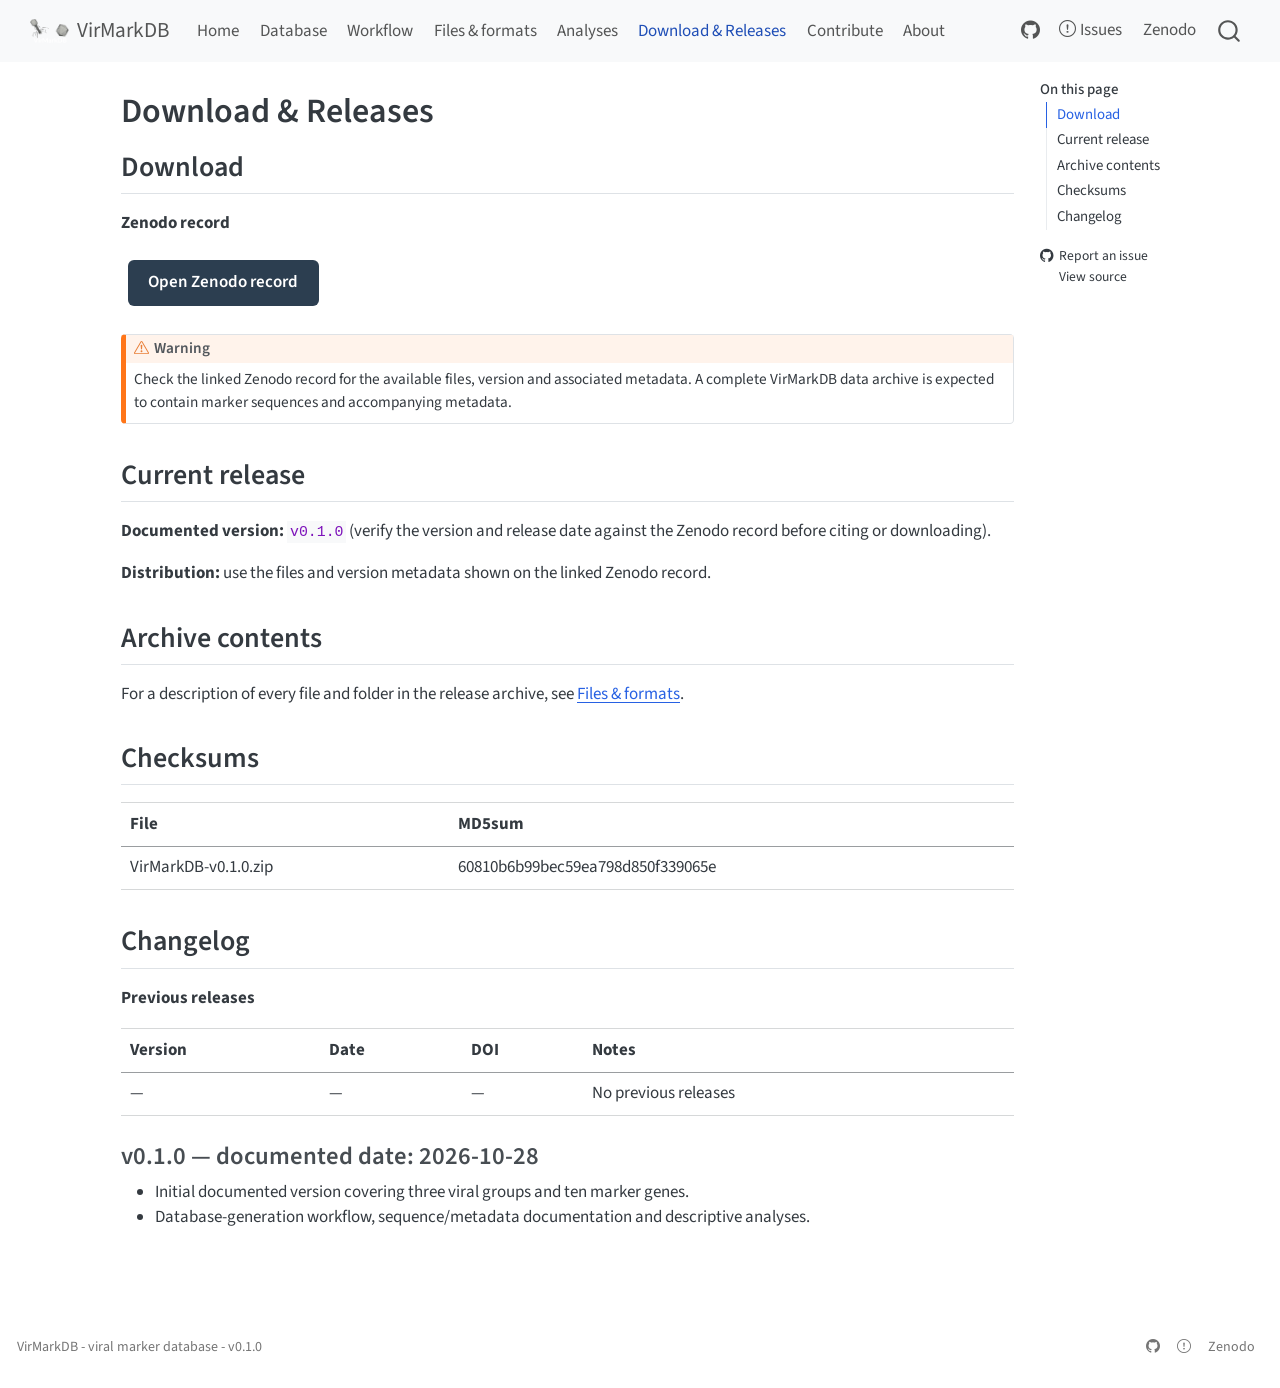
<file: releases.html>
<!DOCTYPE html>
<html xmlns="http://www.w3.org/1999/xhtml" lang="en" xml:lang="en"><head>

<meta charset="utf-8">
<meta name="generator" content="quarto-1.6.42">

<meta name="viewport" content="width=device-width, initial-scale=1.0, user-scalable=yes">


<title>Download &amp; Releases – VirMarkDB</title>
<style>
code{white-space: pre-wrap;}
span.smallcaps{font-variant: small-caps;}
div.columns{display: flex; gap: min(4vw, 1.5em);}
div.column{flex: auto; overflow-x: auto;}
div.hanging-indent{margin-left: 1.5em; text-indent: -1.5em;}
ul.task-list{list-style: none;}
ul.task-list li input[type="checkbox"] {
  width: 0.8em;
  margin: 0 0.8em 0.2em -1em; /* quarto-specific, see https://github.com/quarto-dev/quarto-cli/issues/4556 */ 
  vertical-align: middle;
}
</style>


<script src="site_libs/quarto-nav/quarto-nav.js"></script>
<script src="site_libs/quarto-nav/headroom.min.js"></script>
<script src="site_libs/clipboard/clipboard.min.js"></script>
<script src="site_libs/quarto-search/autocomplete.umd.js"></script>
<script src="site_libs/quarto-search/fuse.min.js"></script>
<script src="site_libs/quarto-search/quarto-search.js"></script>
<meta name="quarto:offset" content="./">
<link href="./assets/logo_virmark_blank.png" rel="icon" type="image/png">
<script src="site_libs/quarto-html/quarto.js"></script>
<script src="site_libs/quarto-html/popper.min.js"></script>
<script src="site_libs/quarto-html/tippy.umd.min.js"></script>
<script src="site_libs/quarto-html/anchor.min.js"></script>
<link href="site_libs/quarto-html/tippy.css" rel="stylesheet">
<link href="site_libs/quarto-html/quarto-syntax-highlighting-2f5df379a58b258e96c21c0638c20c03.css" rel="stylesheet" id="quarto-text-highlighting-styles">
<script src="site_libs/bootstrap/bootstrap.min.js"></script>
<link href="site_libs/bootstrap/bootstrap-icons.css" rel="stylesheet">
<link href="site_libs/bootstrap/bootstrap-a5e256e5356073c5be481d0d0d0ba44e.min.css" rel="stylesheet" append-hash="true" id="quarto-bootstrap" data-mode="light">
<script id="quarto-search-options" type="application/json">{
  "location": "navbar",
  "copy-button": false,
  "collapse-after": 3,
  "panel-placement": "end",
  "type": "overlay",
  "limit": 50,
  "keyboard-shortcut": [
    "f",
    "/",
    "s"
  ],
  "show-item-context": false,
  "language": {
    "search-no-results-text": "No results",
    "search-matching-documents-text": "matching documents",
    "search-copy-link-title": "Copy link to search",
    "search-hide-matches-text": "Hide additional matches",
    "search-more-match-text": "more match in this document",
    "search-more-matches-text": "more matches in this document",
    "search-clear-button-title": "Clear",
    "search-text-placeholder": "",
    "search-detached-cancel-button-title": "Cancel",
    "search-submit-button-title": "Submit",
    "search-label": "Search"
  }
}</script>


<link rel="stylesheet" href="styles.css">
</head>

<body class="nav-fixed">

<div id="quarto-search-results"></div>
  <header id="quarto-header" class="headroom fixed-top">
    <nav class="navbar navbar-expand-lg " data-bs-theme="dark">
      <div class="navbar-container container-fluid">
      <div class="navbar-brand-container mx-auto">
    <a href="./index.html" class="navbar-brand navbar-brand-logo">
    <img src="./assets/logo_virmark_blank.png" alt="" class="navbar-logo">
    </a>
    <a class="navbar-brand" href="./index.html">
    <span class="navbar-title">VirMarkDB</span>
    </a>
  </div>
            <div id="quarto-search" class="" title="Search"></div>
          <button class="navbar-toggler" type="button" data-bs-toggle="collapse" data-bs-target="#navbarCollapse" aria-controls="navbarCollapse" role="menu" aria-expanded="false" aria-label="Toggle navigation" onclick="if (window.quartoToggleHeadroom) { window.quartoToggleHeadroom(); }">
  <span class="navbar-toggler-icon"></span>
</button>
          <div class="collapse navbar-collapse" id="navbarCollapse">
            <ul class="navbar-nav navbar-nav-scroll me-auto">
  <li class="nav-item">
    <a class="nav-link" href="./index.html"> 
<span class="menu-text">Home</span></a>
  </li>  
  <li class="nav-item">
    <a class="nav-link" href="./database.html"> 
<span class="menu-text">Database</span></a>
  </li>  
  <li class="nav-item">
    <a class="nav-link" href="./workflow.html"> 
<span class="menu-text">Workflow</span></a>
  </li>  
  <li class="nav-item">
    <a class="nav-link" href="./files-formats.html"> 
<span class="menu-text">Files &amp; formats</span></a>
  </li>  
  <li class="nav-item">
    <a class="nav-link" href="./analysis.html"> 
<span class="menu-text">Analyses</span></a>
  </li>  
  <li class="nav-item">
    <a class="nav-link active" href="./releases.html" aria-current="page"> 
<span class="menu-text">Download &amp; Releases</span></a>
  </li>  
  <li class="nav-item">
    <a class="nav-link" href="./contribute.html"> 
<span class="menu-text">Contribute</span></a>
  </li>  
  <li class="nav-item">
    <a class="nav-link" href="./about.html"> 
<span class="menu-text">About</span></a>
  </li>  
</ul>
            <ul class="navbar-nav navbar-nav-scroll ms-auto">
  <li class="nav-item compact">
    <a class="nav-link" href="https://github.com/virmarkdb/VirMarkDB"> <i class="bi bi-github" role="img">
</i> 
<span class="menu-text"></span></a>
  </li>  
  <li class="nav-item">
    <a class="nav-link" href="https://github.com/virmarkdb/VirMarkDB/issues"> <i class="bi bi-exclamation-circle" role="img">
</i> 
<span class="menu-text">Issues</span></a>
  </li>  
  <li class="nav-item">
    <a class="nav-link" href="https://doi.org/10.5281/zenodo.23712240"> 
<span class="menu-text">Zenodo</span></a>
  </li>  
</ul>
          </div> <!-- /navcollapse -->
            <div class="quarto-navbar-tools">
</div>
      </div> <!-- /container-fluid -->
    </nav>
</header>
<!-- content -->
<div id="quarto-content" class="quarto-container page-columns page-rows-contents page-layout-article page-navbar">
<!-- sidebar -->
<!-- margin-sidebar -->
    <div id="quarto-margin-sidebar" class="sidebar margin-sidebar">
        <nav id="TOC" role="doc-toc" class="toc-active">
    <h2 id="toc-title">On this page</h2>
   
  <ul>
  <li><a href="#download" id="toc-download" class="nav-link active" data-scroll-target="#download">Download</a></li>
  <li><a href="#current-release" id="toc-current-release" class="nav-link" data-scroll-target="#current-release">Current release</a></li>
  <li><a href="#archive-contents" id="toc-archive-contents" class="nav-link" data-scroll-target="#archive-contents">Archive contents</a></li>
  <li><a href="#checksums" id="toc-checksums" class="nav-link" data-scroll-target="#checksums">Checksums</a></li>
  <li><a href="#changelog" id="toc-changelog" class="nav-link" data-scroll-target="#changelog">Changelog</a>
  <ul class="collapse">
  <li><a href="#v0.1.0-documented-date-2026-10-28" id="toc-v0.1.0-documented-date-2026-10-28" class="nav-link" data-scroll-target="#v0.1.0-documented-date-2026-10-28">v0.1.0 — documented date: 2026-10-28</a></li>
  </ul></li>
  </ul>
<div class="toc-actions"><ul><li><a href="https://github.com/virmarkdb/VirMarkDB/issues/new" class="toc-action"><i class="bi bi-github"></i>Report an issue</a></li><li><a href="https://github.com/virmarkdb/VirMarkDB/blob/main/releases.qmd" class="toc-action"><i class="bi empty"></i>View source</a></li></ul></div></nav>
    </div>
<!-- main -->
<main class="content" id="quarto-document-content">

<header id="title-block-header" class="quarto-title-block default">
<div class="quarto-title">
<h1 class="title">Download &amp; Releases</h1>
</div>



<div class="quarto-title-meta">

    
  
    
  </div>
  


</header>


<section id="download" class="level2">
<h2 class="anchored" data-anchor-id="download">Download</h2>
<p><strong>Zenodo record</strong></p>
<p><a href="https://doi.org/10.5281/zenodo.23712240" class="btn-action">Open Zenodo record</a></p>
<div class="callout callout-style-default callout-warning callout-titled">
<div class="callout-header d-flex align-content-center">
<div class="callout-icon-container">
<i class="callout-icon"></i>
</div>
<div class="callout-title-container flex-fill">
Warning
</div>
</div>
<div class="callout-body-container callout-body">
<p>Check the linked Zenodo record for the available files, version and associated metadata. A complete VirMarkDB data archive is expected to contain marker sequences and accompanying metadata.</p>
</div>
</div>
</section>
<section id="current-release" class="level2">
<h2 class="anchored" data-anchor-id="current-release">Current release</h2>
<p><strong>Documented version:</strong> <code>v0.1.0</code> (verify the version and release date against the Zenodo record before citing or downloading).</p>
<p><strong>Distribution:</strong> use the files and version metadata shown on the linked Zenodo record.</p>
</section>
<section id="archive-contents" class="level2">
<h2 class="anchored" data-anchor-id="archive-contents">Archive contents</h2>
<p>For a description of every file and folder in the release archive, see <a href="./files-formats.html">Files &amp; formats</a>.</p>
</section>
<section id="checksums" class="level2">
<h2 class="anchored" data-anchor-id="checksums">Checksums</h2>
<table class="caption-top table">
<thead>
<tr class="header">
<th>File</th>
<th>MD5sum</th>
</tr>
</thead>
<tbody>
<tr class="odd">
<td>VirMarkDB-v0.1.0.zip</td>
<td>60810b6b99bec59ea798d850f339065e</td>
</tr>
</tbody>
</table>
</section>
<section id="changelog" class="level2">
<h2 class="anchored" data-anchor-id="changelog">Changelog</h2>
<p><strong>Previous releases</strong></p>
<table class="caption-top table">
<thead>
<tr class="header">
<th>Version</th>
<th>Date</th>
<th>DOI</th>
<th>Notes</th>
</tr>
</thead>
<tbody>
<tr class="odd">
<td>—</td>
<td>—</td>
<td>—</td>
<td>No previous releases</td>
</tr>
</tbody>
</table>
<section id="v0.1.0-documented-date-2026-10-28" class="level3">
<h3 class="anchored" data-anchor-id="v0.1.0-documented-date-2026-10-28">v0.1.0 — documented date: 2026-10-28</h3>
<ul>
<li>Initial documented version covering three viral groups and ten marker genes.</li>
<li>Database-generation workflow, sequence/metadata documentation and descriptive analyses.</li>
</ul>


</section>
</section>

<a onclick="window.scrollTo(0, 0); return false;" role="button" id="quarto-back-to-top"><i class="bi bi-arrow-up"></i> Back to top</a></main> <!-- /main -->
<script id="quarto-html-after-body" type="application/javascript">
window.document.addEventListener("DOMContentLoaded", function (event) {
  const toggleBodyColorMode = (bsSheetEl) => {
    const mode = bsSheetEl.getAttribute("data-mode");
    const bodyEl = window.document.querySelector("body");
    if (mode === "dark") {
      bodyEl.classList.add("quarto-dark");
      bodyEl.classList.remove("quarto-light");
    } else {
      bodyEl.classList.add("quarto-light");
      bodyEl.classList.remove("quarto-dark");
    }
  }
  const toggleBodyColorPrimary = () => {
    const bsSheetEl = window.document.querySelector("link#quarto-bootstrap");
    if (bsSheetEl) {
      toggleBodyColorMode(bsSheetEl);
    }
  }
  toggleBodyColorPrimary();  
  const icon = "";
  const anchorJS = new window.AnchorJS();
  anchorJS.options = {
    placement: 'right',
    icon: icon
  };
  anchorJS.add('.anchored');
  const isCodeAnnotation = (el) => {
    for (const clz of el.classList) {
      if (clz.startsWith('code-annotation-')) {                     
        return true;
      }
    }
    return false;
  }
  const onCopySuccess = function(e) {
    // button target
    const button = e.trigger;
    // don't keep focus
    button.blur();
    // flash "checked"
    button.classList.add('code-copy-button-checked');
    var currentTitle = button.getAttribute("title");
    button.setAttribute("title", "Copied!");
    let tooltip;
    if (window.bootstrap) {
      button.setAttribute("data-bs-toggle", "tooltip");
      button.setAttribute("data-bs-placement", "left");
      button.setAttribute("data-bs-title", "Copied!");
      tooltip = new bootstrap.Tooltip(button, 
        { trigger: "manual", 
          customClass: "code-copy-button-tooltip",
          offset: [0, -8]});
      tooltip.show();    
    }
    setTimeout(function() {
      if (tooltip) {
        tooltip.hide();
        button.removeAttribute("data-bs-title");
        button.removeAttribute("data-bs-toggle");
        button.removeAttribute("data-bs-placement");
      }
      button.setAttribute("title", currentTitle);
      button.classList.remove('code-copy-button-checked');
    }, 1000);
    // clear code selection
    e.clearSelection();
  }
  const getTextToCopy = function(trigger) {
      const codeEl = trigger.previousElementSibling.cloneNode(true);
      for (const childEl of codeEl.children) {
        if (isCodeAnnotation(childEl)) {
          childEl.remove();
        }
      }
      return codeEl.innerText;
  }
  const clipboard = new window.ClipboardJS('.code-copy-button:not([data-in-quarto-modal])', {
    text: getTextToCopy
  });
  clipboard.on('success', onCopySuccess);
  if (window.document.getElementById('quarto-embedded-source-code-modal')) {
    const clipboardModal = new window.ClipboardJS('.code-copy-button[data-in-quarto-modal]', {
      text: getTextToCopy,
      container: window.document.getElementById('quarto-embedded-source-code-modal')
    });
    clipboardModal.on('success', onCopySuccess);
  }
    var localhostRegex = new RegExp(/^(?:http|https):\/\/localhost\:?[0-9]*\//);
    var mailtoRegex = new RegExp(/^mailto:/);
      var filterRegex = new RegExp("https:\/\/virmarkdb\.github\.io\/VirMarkDB\/");
    var isInternal = (href) => {
        return filterRegex.test(href) || localhostRegex.test(href) || mailtoRegex.test(href);
    }
    // Inspect non-navigation links and adorn them if external
 	var links = window.document.querySelectorAll('a[href]:not(.nav-link):not(.navbar-brand):not(.toc-action):not(.sidebar-link):not(.sidebar-item-toggle):not(.pagination-link):not(.no-external):not([aria-hidden]):not(.dropdown-item):not(.quarto-navigation-tool):not(.about-link)');
    for (var i=0; i<links.length; i++) {
      const link = links[i];
      if (!isInternal(link.href)) {
        // undo the damage that might have been done by quarto-nav.js in the case of
        // links that we want to consider external
        if (link.dataset.originalHref !== undefined) {
          link.href = link.dataset.originalHref;
        }
      }
    }
  function tippyHover(el, contentFn, onTriggerFn, onUntriggerFn) {
    const config = {
      allowHTML: true,
      maxWidth: 500,
      delay: 100,
      arrow: false,
      appendTo: function(el) {
          return el.parentElement;
      },
      interactive: true,
      interactiveBorder: 10,
      theme: 'quarto',
      placement: 'bottom-start',
    };
    if (contentFn) {
      config.content = contentFn;
    }
    if (onTriggerFn) {
      config.onTrigger = onTriggerFn;
    }
    if (onUntriggerFn) {
      config.onUntrigger = onUntriggerFn;
    }
    window.tippy(el, config); 
  }
  const noterefs = window.document.querySelectorAll('a[role="doc-noteref"]');
  for (var i=0; i<noterefs.length; i++) {
    const ref = noterefs[i];
    tippyHover(ref, function() {
      // use id or data attribute instead here
      let href = ref.getAttribute('data-footnote-href') || ref.getAttribute('href');
      try { href = new URL(href).hash; } catch {}
      const id = href.replace(/^#\/?/, "");
      const note = window.document.getElementById(id);
      if (note) {
        return note.innerHTML;
      } else {
        return "";
      }
    });
  }
  const xrefs = window.document.querySelectorAll('a.quarto-xref');
  const processXRef = (id, note) => {
    // Strip column container classes
    const stripColumnClz = (el) => {
      el.classList.remove("page-full", "page-columns");
      if (el.children) {
        for (const child of el.children) {
          stripColumnClz(child);
        }
      }
    }
    stripColumnClz(note)
    if (id === null || id.startsWith('sec-')) {
      // Special case sections, only their first couple elements
      const container = document.createElement("div");
      if (note.children && note.children.length > 2) {
        container.appendChild(note.children[0].cloneNode(true));
        for (let i = 1; i < note.children.length; i++) {
          const child = note.children[i];
          if (child.tagName === "P" && child.innerText === "") {
            continue;
          } else {
            container.appendChild(child.cloneNode(true));
            break;
          }
        }
        if (window.Quarto?.typesetMath) {
          window.Quarto.typesetMath(container);
        }
        return container.innerHTML
      } else {
        if (window.Quarto?.typesetMath) {
          window.Quarto.typesetMath(note);
        }
        return note.innerHTML;
      }
    } else {
      // Remove any anchor links if they are present
      const anchorLink = note.querySelector('a.anchorjs-link');
      if (anchorLink) {
        anchorLink.remove();
      }
      if (window.Quarto?.typesetMath) {
        window.Quarto.typesetMath(note);
      }
      if (note.classList.contains("callout")) {
        return note.outerHTML;
      } else {
        return note.innerHTML;
      }
    }
  }
  for (var i=0; i<xrefs.length; i++) {
    const xref = xrefs[i];
    tippyHover(xref, undefined, function(instance) {
      instance.disable();
      let url = xref.getAttribute('href');
      let hash = undefined; 
      if (url.startsWith('#')) {
        hash = url;
      } else {
        try { hash = new URL(url).hash; } catch {}
      }
      if (hash) {
        const id = hash.replace(/^#\/?/, "");
        const note = window.document.getElementById(id);
        if (note !== null) {
          try {
            const html = processXRef(id, note.cloneNode(true));
            instance.setContent(html);
          } finally {
            instance.enable();
            instance.show();
          }
        } else {
          // See if we can fetch this
          fetch(url.split('#')[0])
          .then(res => res.text())
          .then(html => {
            const parser = new DOMParser();
            const htmlDoc = parser.parseFromString(html, "text/html");
            const note = htmlDoc.getElementById(id);
            if (note !== null) {
              const html = processXRef(id, note);
              instance.setContent(html);
            } 
          }).finally(() => {
            instance.enable();
            instance.show();
          });
        }
      } else {
        // See if we can fetch a full url (with no hash to target)
        // This is a special case and we should probably do some content thinning / targeting
        fetch(url)
        .then(res => res.text())
        .then(html => {
          const parser = new DOMParser();
          const htmlDoc = parser.parseFromString(html, "text/html");
          const note = htmlDoc.querySelector('main.content');
          if (note !== null) {
            // This should only happen for chapter cross references
            // (since there is no id in the URL)
            // remove the first header
            if (note.children.length > 0 && note.children[0].tagName === "HEADER") {
              note.children[0].remove();
            }
            const html = processXRef(null, note);
            instance.setContent(html);
          } 
        }).finally(() => {
          instance.enable();
          instance.show();
        });
      }
    }, function(instance) {
    });
  }
      let selectedAnnoteEl;
      const selectorForAnnotation = ( cell, annotation) => {
        let cellAttr = 'data-code-cell="' + cell + '"';
        let lineAttr = 'data-code-annotation="' +  annotation + '"';
        const selector = 'span[' + cellAttr + '][' + lineAttr + ']';
        return selector;
      }
      const selectCodeLines = (annoteEl) => {
        const doc = window.document;
        const targetCell = annoteEl.getAttribute("data-target-cell");
        const targetAnnotation = annoteEl.getAttribute("data-target-annotation");
        const annoteSpan = window.document.querySelector(selectorForAnnotation(targetCell, targetAnnotation));
        const lines = annoteSpan.getAttribute("data-code-lines").split(",");
        const lineIds = lines.map((line) => {
          return targetCell + "-" + line;
        })
        let top = null;
        let height = null;
        let parent = null;
        if (lineIds.length > 0) {
            //compute the position of the single el (top and bottom and make a div)
            const el = window.document.getElementById(lineIds[0]);
            top = el.offsetTop;
            height = el.offsetHeight;
            parent = el.parentElement.parentElement;
          if (lineIds.length > 1) {
            const lastEl = window.document.getElementById(lineIds[lineIds.length - 1]);
            const bottom = lastEl.offsetTop + lastEl.offsetHeight;
            height = bottom - top;
          }
          if (top !== null && height !== null && parent !== null) {
            // cook up a div (if necessary) and position it 
            let div = window.document.getElementById("code-annotation-line-highlight");
            if (div === null) {
              div = window.document.createElement("div");
              div.setAttribute("id", "code-annotation-line-highlight");
              div.style.position = 'absolute';
              parent.appendChild(div);
            }
            div.style.top = top - 2 + "px";
            div.style.height = height + 4 + "px";
            div.style.left = 0;
            let gutterDiv = window.document.getElementById("code-annotation-line-highlight-gutter");
            if (gutterDiv === null) {
              gutterDiv = window.document.createElement("div");
              gutterDiv.setAttribute("id", "code-annotation-line-highlight-gutter");
              gutterDiv.style.position = 'absolute';
              const codeCell = window.document.getElementById(targetCell);
              const gutter = codeCell.querySelector('.code-annotation-gutter');
              gutter.appendChild(gutterDiv);
            }
            gutterDiv.style.top = top - 2 + "px";
            gutterDiv.style.height = height + 4 + "px";
          }
          selectedAnnoteEl = annoteEl;
        }
      };
      const unselectCodeLines = () => {
        const elementsIds = ["code-annotation-line-highlight", "code-annotation-line-highlight-gutter"];
        elementsIds.forEach((elId) => {
          const div = window.document.getElementById(elId);
          if (div) {
            div.remove();
          }
        });
        selectedAnnoteEl = undefined;
      };
        // Handle positioning of the toggle
    window.addEventListener(
      "resize",
      throttle(() => {
        elRect = undefined;
        if (selectedAnnoteEl) {
          selectCodeLines(selectedAnnoteEl);
        }
      }, 10)
    );
    function throttle(fn, ms) {
    let throttle = false;
    let timer;
      return (...args) => {
        if(!throttle) { // first call gets through
            fn.apply(this, args);
            throttle = true;
        } else { // all the others get throttled
            if(timer) clearTimeout(timer); // cancel #2
            timer = setTimeout(() => {
              fn.apply(this, args);
              timer = throttle = false;
            }, ms);
        }
      };
    }
      // Attach click handler to the DT
      const annoteDls = window.document.querySelectorAll('dt[data-target-cell]');
      for (const annoteDlNode of annoteDls) {
        annoteDlNode.addEventListener('click', (event) => {
          const clickedEl = event.target;
          if (clickedEl !== selectedAnnoteEl) {
            unselectCodeLines();
            const activeEl = window.document.querySelector('dt[data-target-cell].code-annotation-active');
            if (activeEl) {
              activeEl.classList.remove('code-annotation-active');
            }
            selectCodeLines(clickedEl);
            clickedEl.classList.add('code-annotation-active');
          } else {
            // Unselect the line
            unselectCodeLines();
            clickedEl.classList.remove('code-annotation-active');
          }
        });
      }
  const findCites = (el) => {
    const parentEl = el.parentElement;
    if (parentEl) {
      const cites = parentEl.dataset.cites;
      if (cites) {
        return {
          el,
          cites: cites.split(' ')
        };
      } else {
        return findCites(el.parentElement)
      }
    } else {
      return undefined;
    }
  };
  var bibliorefs = window.document.querySelectorAll('a[role="doc-biblioref"]');
  for (var i=0; i<bibliorefs.length; i++) {
    const ref = bibliorefs[i];
    const citeInfo = findCites(ref);
    if (citeInfo) {
      tippyHover(citeInfo.el, function() {
        var popup = window.document.createElement('div');
        citeInfo.cites.forEach(function(cite) {
          var citeDiv = window.document.createElement('div');
          citeDiv.classList.add('hanging-indent');
          citeDiv.classList.add('csl-entry');
          var biblioDiv = window.document.getElementById('ref-' + cite);
          if (biblioDiv) {
            citeDiv.innerHTML = biblioDiv.innerHTML;
          }
          popup.appendChild(citeDiv);
        });
        return popup.innerHTML;
      });
    }
  }
});
</script>
</div> <!-- /content -->
<footer class="footer">
  <div class="nav-footer">
    <div class="nav-footer-left">
<p>VirMarkDB - viral marker database - v0.1.0</p>
</div>   
    <div class="nav-footer-center">
      &nbsp;
    <div class="toc-actions d-sm-block d-md-none"><ul><li><a href="https://github.com/virmarkdb/VirMarkDB/issues/new" class="toc-action"><i class="bi bi-github"></i>Report an issue</a></li><li><a href="https://github.com/virmarkdb/VirMarkDB/blob/main/releases.qmd" class="toc-action"><i class="bi empty"></i>View source</a></li></ul></div></div>
    <div class="nav-footer-right">
      <ul class="footer-items list-unstyled">
    <li class="nav-item compact">
    <a class="nav-link" href="https://github.com/VirMarkDB/VirMarkDB">
      <i class="bi bi-github" role="img">
</i> 
    </a>
  </li>  
    <li class="nav-item compact">
    <a class="nav-link" href="https://github.com/VirMarkDB/VirMarkDB/issues">
      <i class="bi bi-exclamation-circle" role="img">
</i> 
    </a>
  </li>  
    <li class="nav-item">
    <a class="nav-link" href="https://doi.org/10.5281/zenodo.23712240">
<p>Zenodo</p>
</a>
  </li>  
</ul>
    </div>
  </div>
</footer>




</body></html>
</file>
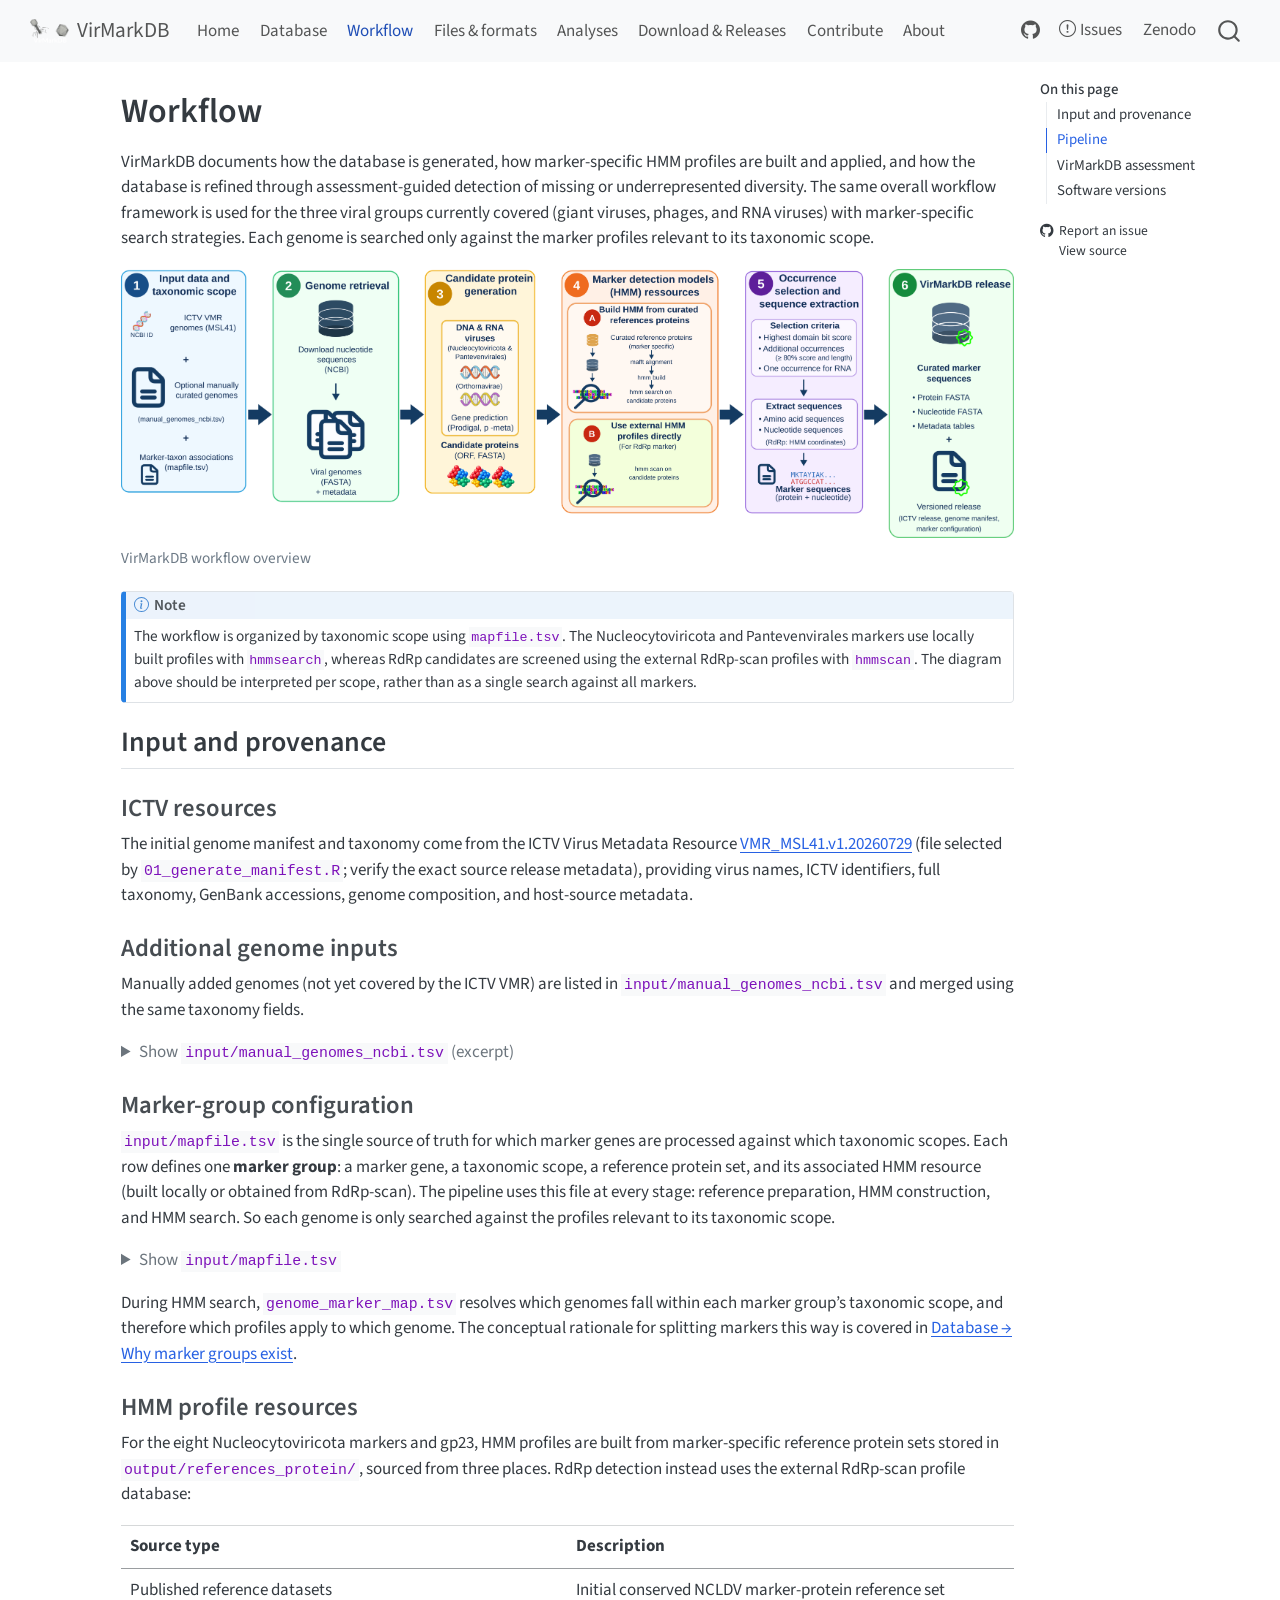
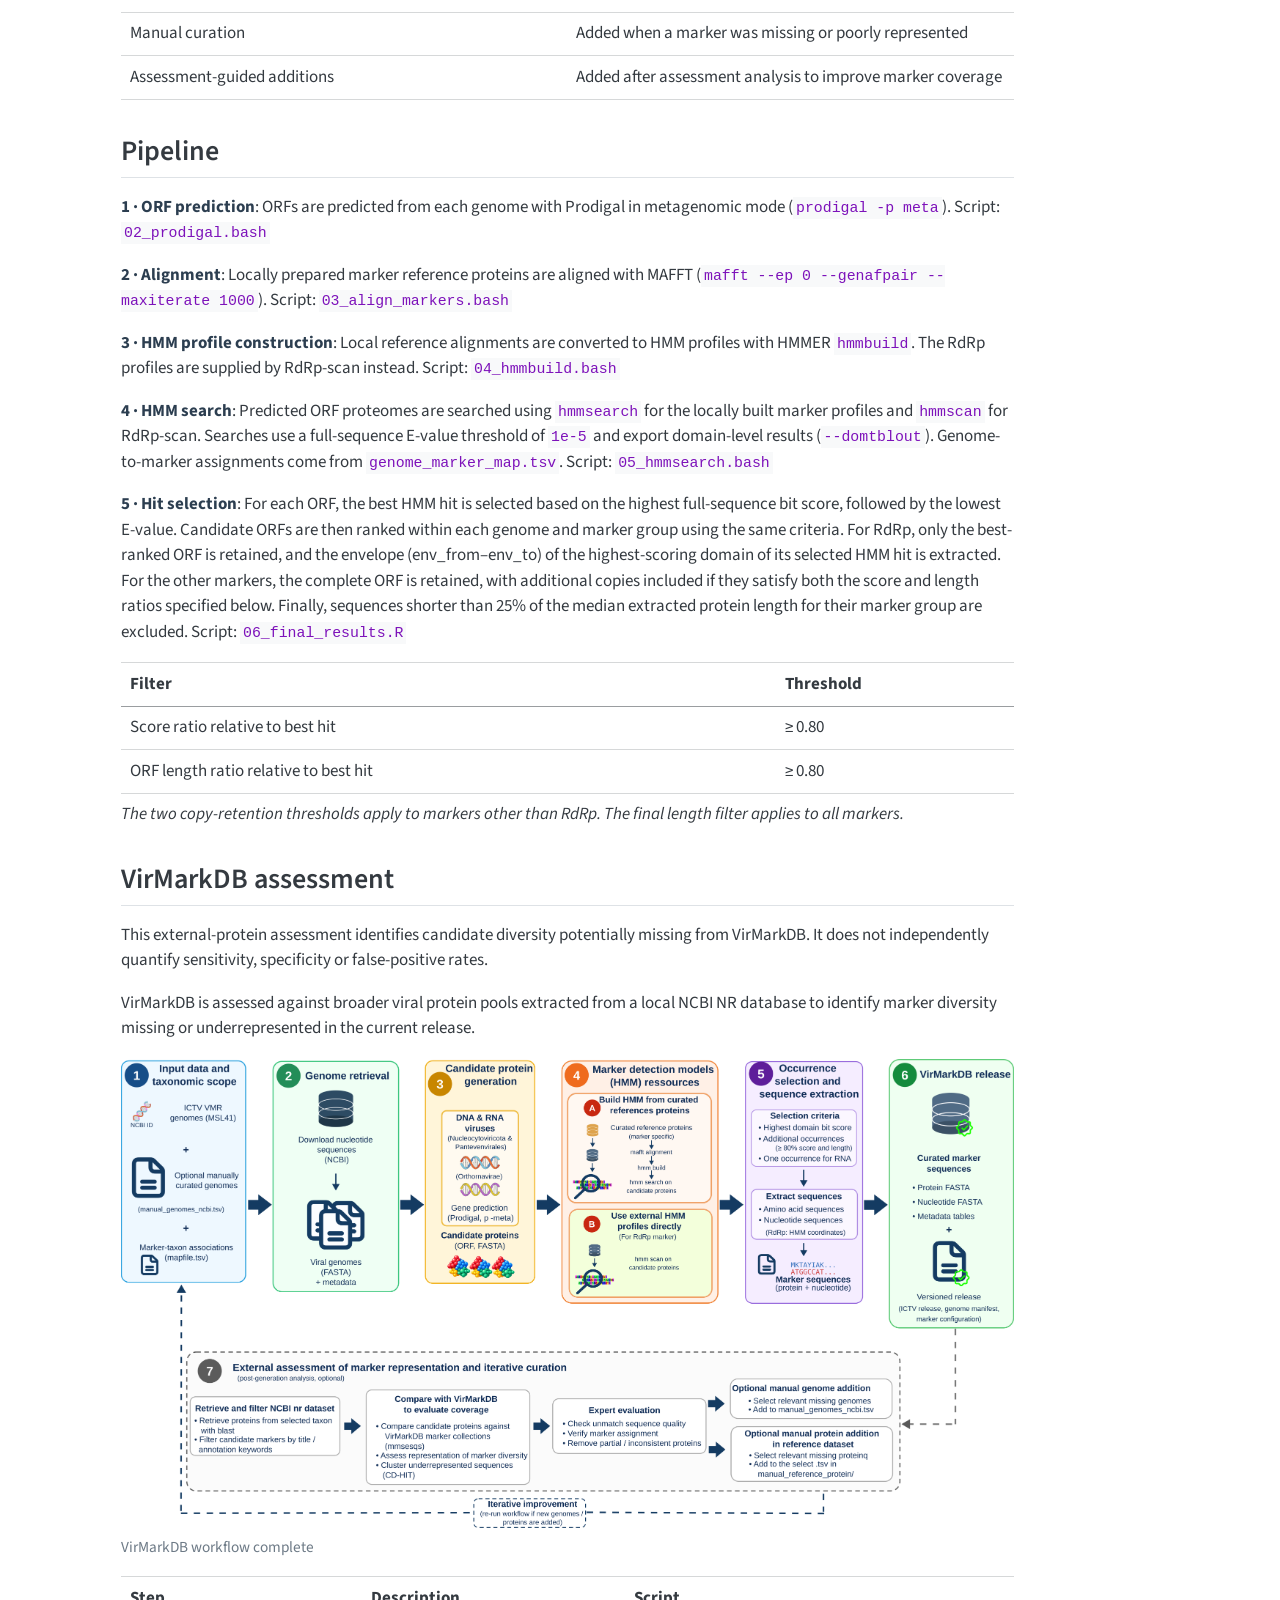
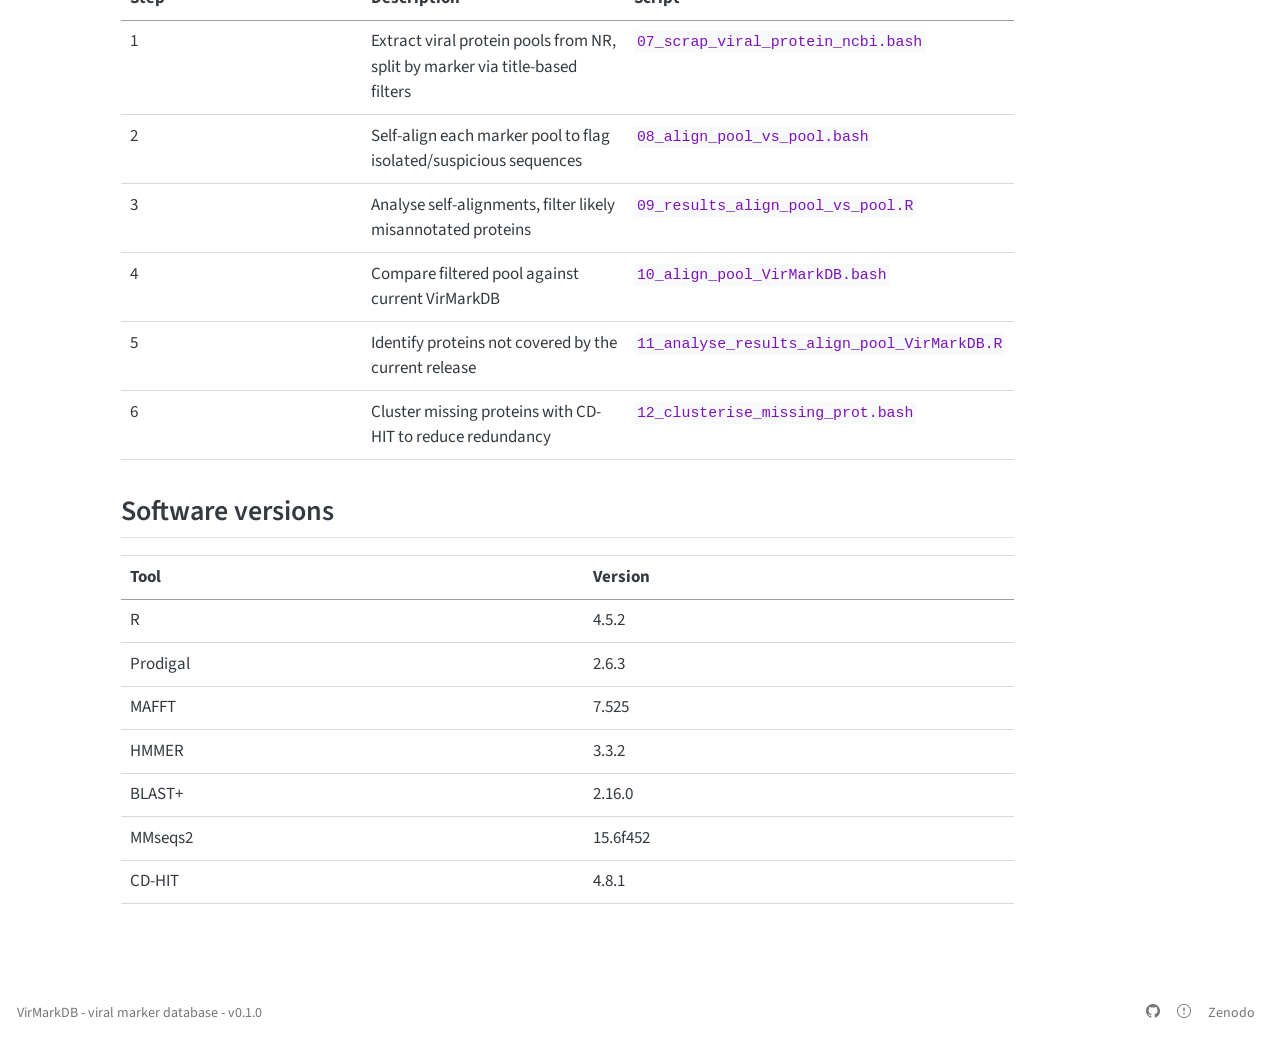
<file: workflow.html>
<!DOCTYPE html>
<html xmlns="http://www.w3.org/1999/xhtml" lang="en" xml:lang="en"><head>

<meta charset="utf-8">
<meta name="generator" content="quarto-1.6.42">

<meta name="viewport" content="width=device-width, initial-scale=1.0, user-scalable=yes">


<title>Workflow – VirMarkDB</title>
<style>
code{white-space: pre-wrap;}
span.smallcaps{font-variant: small-caps;}
div.columns{display: flex; gap: min(4vw, 1.5em);}
div.column{flex: auto; overflow-x: auto;}
div.hanging-indent{margin-left: 1.5em; text-indent: -1.5em;}
ul.task-list{list-style: none;}
ul.task-list li input[type="checkbox"] {
  width: 0.8em;
  margin: 0 0.8em 0.2em -1em; /* quarto-specific, see https://github.com/quarto-dev/quarto-cli/issues/4556 */ 
  vertical-align: middle;
}
</style>


<script src="site_libs/quarto-nav/quarto-nav.js"></script>
<script src="site_libs/quarto-nav/headroom.min.js"></script>
<script src="site_libs/clipboard/clipboard.min.js"></script>
<script src="site_libs/quarto-search/autocomplete.umd.js"></script>
<script src="site_libs/quarto-search/fuse.min.js"></script>
<script src="site_libs/quarto-search/quarto-search.js"></script>
<meta name="quarto:offset" content="./">
<link href="./assets/logo_virmark_blank.png" rel="icon" type="image/png">
<script src="site_libs/quarto-html/quarto.js"></script>
<script src="site_libs/quarto-html/popper.min.js"></script>
<script src="site_libs/quarto-html/tippy.umd.min.js"></script>
<script src="site_libs/quarto-html/anchor.min.js"></script>
<link href="site_libs/quarto-html/tippy.css" rel="stylesheet">
<link href="site_libs/quarto-html/quarto-syntax-highlighting-2f5df379a58b258e96c21c0638c20c03.css" rel="stylesheet" id="quarto-text-highlighting-styles">
<script src="site_libs/bootstrap/bootstrap.min.js"></script>
<link href="site_libs/bootstrap/bootstrap-icons.css" rel="stylesheet">
<link href="site_libs/bootstrap/bootstrap-a5e256e5356073c5be481d0d0d0ba44e.min.css" rel="stylesheet" append-hash="true" id="quarto-bootstrap" data-mode="light">
<script id="quarto-search-options" type="application/json">{
  "location": "navbar",
  "copy-button": false,
  "collapse-after": 3,
  "panel-placement": "end",
  "type": "overlay",
  "limit": 50,
  "keyboard-shortcut": [
    "f",
    "/",
    "s"
  ],
  "show-item-context": false,
  "language": {
    "search-no-results-text": "No results",
    "search-matching-documents-text": "matching documents",
    "search-copy-link-title": "Copy link to search",
    "search-hide-matches-text": "Hide additional matches",
    "search-more-match-text": "more match in this document",
    "search-more-matches-text": "more matches in this document",
    "search-clear-button-title": "Clear",
    "search-text-placeholder": "",
    "search-detached-cancel-button-title": "Cancel",
    "search-submit-button-title": "Submit",
    "search-label": "Search"
  }
}</script>


<link rel="stylesheet" href="styles.css">
</head>

<body class="nav-fixed">

<div id="quarto-search-results"></div>
  <header id="quarto-header" class="headroom fixed-top">
    <nav class="navbar navbar-expand-lg " data-bs-theme="dark">
      <div class="navbar-container container-fluid">
      <div class="navbar-brand-container mx-auto">
    <a href="./index.html" class="navbar-brand navbar-brand-logo">
    <img src="./assets/logo_virmark_blank.png" alt="" class="navbar-logo">
    </a>
    <a class="navbar-brand" href="./index.html">
    <span class="navbar-title">VirMarkDB</span>
    </a>
  </div>
            <div id="quarto-search" class="" title="Search"></div>
          <button class="navbar-toggler" type="button" data-bs-toggle="collapse" data-bs-target="#navbarCollapse" aria-controls="navbarCollapse" role="menu" aria-expanded="false" aria-label="Toggle navigation" onclick="if (window.quartoToggleHeadroom) { window.quartoToggleHeadroom(); }">
  <span class="navbar-toggler-icon"></span>
</button>
          <div class="collapse navbar-collapse" id="navbarCollapse">
            <ul class="navbar-nav navbar-nav-scroll me-auto">
  <li class="nav-item">
    <a class="nav-link" href="./index.html"> 
<span class="menu-text">Home</span></a>
  </li>  
  <li class="nav-item">
    <a class="nav-link" href="./database.html"> 
<span class="menu-text">Database</span></a>
  </li>  
  <li class="nav-item">
    <a class="nav-link active" href="./workflow.html" aria-current="page"> 
<span class="menu-text">Workflow</span></a>
  </li>  
  <li class="nav-item">
    <a class="nav-link" href="./files-formats.html"> 
<span class="menu-text">Files &amp; formats</span></a>
  </li>  
  <li class="nav-item">
    <a class="nav-link" href="./analysis.html"> 
<span class="menu-text">Analyses</span></a>
  </li>  
  <li class="nav-item">
    <a class="nav-link" href="./releases.html"> 
<span class="menu-text">Download &amp; Releases</span></a>
  </li>  
  <li class="nav-item">
    <a class="nav-link" href="./contribute.html"> 
<span class="menu-text">Contribute</span></a>
  </li>  
  <li class="nav-item">
    <a class="nav-link" href="./about.html"> 
<span class="menu-text">About</span></a>
  </li>  
</ul>
            <ul class="navbar-nav navbar-nav-scroll ms-auto">
  <li class="nav-item compact">
    <a class="nav-link" href="https://github.com/virmarkdb/VirMarkDB"> <i class="bi bi-github" role="img">
</i> 
<span class="menu-text"></span></a>
  </li>  
  <li class="nav-item">
    <a class="nav-link" href="https://github.com/virmarkdb/VirMarkDB/issues"> <i class="bi bi-exclamation-circle" role="img">
</i> 
<span class="menu-text">Issues</span></a>
  </li>  
  <li class="nav-item">
    <a class="nav-link" href="https://doi.org/10.5281/zenodo.23712240"> 
<span class="menu-text">Zenodo</span></a>
  </li>  
</ul>
          </div> <!-- /navcollapse -->
            <div class="quarto-navbar-tools">
</div>
      </div> <!-- /container-fluid -->
    </nav>
</header>
<!-- content -->
<div id="quarto-content" class="quarto-container page-columns page-rows-contents page-layout-article page-navbar">
<!-- sidebar -->
<!-- margin-sidebar -->
    <div id="quarto-margin-sidebar" class="sidebar margin-sidebar">
        <nav id="TOC" role="doc-toc" class="toc-active">
    <h2 id="toc-title">On this page</h2>
   
  <ul>
  <li><a href="#input-and-provenance" id="toc-input-and-provenance" class="nav-link active" data-scroll-target="#input-and-provenance">Input and provenance</a>
  <ul class="collapse">
  <li><a href="#ictv-resources" id="toc-ictv-resources" class="nav-link" data-scroll-target="#ictv-resources">ICTV resources</a></li>
  <li><a href="#additional-genome-inputs" id="toc-additional-genome-inputs" class="nav-link" data-scroll-target="#additional-genome-inputs">Additional genome inputs</a></li>
  <li><a href="#marker-group-configuration" id="toc-marker-group-configuration" class="nav-link" data-scroll-target="#marker-group-configuration">Marker-group configuration</a></li>
  <li><a href="#hmm-profile-resources" id="toc-hmm-profile-resources" class="nav-link" data-scroll-target="#hmm-profile-resources">HMM profile resources</a></li>
  </ul></li>
  <li><a href="#pipeline" id="toc-pipeline" class="nav-link" data-scroll-target="#pipeline">Pipeline</a></li>
  <li><a href="#virmarkdb-assessment" id="toc-virmarkdb-assessment" class="nav-link" data-scroll-target="#virmarkdb-assessment">VirMarkDB assessment</a></li>
  <li><a href="#software-versions" id="toc-software-versions" class="nav-link" data-scroll-target="#software-versions">Software versions</a></li>
  </ul>
<div class="toc-actions"><ul><li><a href="https://github.com/virmarkdb/VirMarkDB/issues/new" class="toc-action"><i class="bi bi-github"></i>Report an issue</a></li><li><a href="https://github.com/virmarkdb/VirMarkDB/blob/main/workflow.qmd" class="toc-action"><i class="bi empty"></i>View source</a></li></ul></div></nav>
    </div>
<!-- main -->
<main class="content" id="quarto-document-content">

<header id="title-block-header" class="quarto-title-block default">
<div class="quarto-title">
<h1 class="title">Workflow</h1>
</div>



<div class="quarto-title-meta">

    
  
    
  </div>
  


</header>


<p>VirMarkDB documents how the database is generated, how marker-specific HMM profiles are built and applied, and how the database is refined through assessment-guided detection of missing or underrepresented diversity. The same overall workflow framework is used for the three viral groups currently covered (giant viruses, phages, and RNA viruses) with marker-specific search strategies. Each genome is searched only against the marker profiles relevant to its taxonomic scope.</p>
<div class="quarto-figure quarto-figure-center">
<figure class="figure">
<p><img src="assets/virmarkdb_workflow_sub.png" class="img-fluid figure-img"></p>
<figcaption>VirMarkDB workflow overview</figcaption>
</figure>
</div>
<div class="callout callout-style-default callout-note callout-titled">
<div class="callout-header d-flex align-content-center">
<div class="callout-icon-container">
<i class="callout-icon"></i>
</div>
<div class="callout-title-container flex-fill">
Note
</div>
</div>
<div class="callout-body-container callout-body">
<p>The workflow is organized by taxonomic scope using <code>mapfile.tsv</code>. The Nucleocytoviricota and Pantevenvirales markers use locally built profiles with <code>hmmsearch</code>, whereas RdRp candidates are screened using the external RdRp-scan profiles with <code>hmmscan</code>. The diagram above should be interpreted per scope, rather than as a single search against all markers.</p>
</div>
</div>
<section id="input-and-provenance" class="level2">
<h2 class="anchored" data-anchor-id="input-and-provenance">Input and provenance</h2>
<section id="ictv-resources" class="level3">
<h3 class="anchored" data-anchor-id="ictv-resources">ICTV resources</h3>
<p>The initial genome manifest and taxonomy come from the ICTV Virus Metadata Resource <a href="https://ictv.global/sites/default/files/VMR/VMR_MSL41.v1.20260729.xlsx">VMR_MSL41.v1.20260729</a> (file selected by <code>01_generate_manifest.R</code>; verify the exact source release metadata), providing virus names, ICTV identifiers, full taxonomy, GenBank accessions, genome composition, and host-source metadata.</p>
</section>
<section id="additional-genome-inputs" class="level3">
<h3 class="anchored" data-anchor-id="additional-genome-inputs">Additional genome inputs</h3>
<p>Manually added genomes (not yet covered by the ICTV VMR) are listed in <code>input/manual_genomes_ncbi.tsv</code> and merged using the same taxonomy fields.</p>
<details>
<summary>
Show <code>input/manual_genomes_ncbi.tsv</code> (excerpt)
</summary>
<table class="caption-top table">
<colgroup>
<col style="width: 12%">
<col style="width: 12%">
<col style="width: 12%">
<col style="width: 12%">
<col style="width: 12%">
<col style="width: 12%">
<col style="width: 12%">
<col style="width: 12%">
</colgroup>
<thead>
<tr class="header">
<th>virus_id</th>
<th>Family</th>
<th>Genus</th>
<th>Species</th>
<th>Source</th>
<th>Virus_names_abrv</th>
<th>Host_source</th>
<th></th>
</tr>
</thead>
<tbody>
<tr class="odd">
<td>NC_075136</td>
<td>Allomimiviridae</td>
<td>Oceanusvirus</td>
<td>O. kaneohense</td>
<td>MANUAL_NCBI</td>
<td>TsV1</td>
<td>algae</td>
<td></td>
</tr>
<tr class="even">
<td>PP728251</td>
<td>Phycodnaviridae</td>
<td>Prasinovirus</td>
<td>P. micromonas polaris</td>
<td>MANUAL_NCBI</td>
<td>MpoV-46T</td>
<td>algae</td>
<td></td>
</tr>
<tr class="odd">
<td>NC_076895</td>
<td>Yaraviridae</td>
<td>Yaravirus</td>
<td>Y. brasiliensis</td>
<td>MANUAL_NCBI</td>
<td>BHMG</td>
<td>protists</td>
<td></td>
</tr>
</tbody>
</table>
</details>
</section>
<section id="marker-group-configuration" class="level3">
<h3 class="anchored" data-anchor-id="marker-group-configuration">Marker-group configuration</h3>
<p><code>input/mapfile.tsv</code> is the single source of truth for which marker genes are processed against which taxonomic scopes. Each row defines one <strong>marker group</strong>: a marker gene, a taxonomic scope, a reference protein set, and its associated HMM resource (built locally or obtained from RdRp-scan). The pipeline uses this file at every stage: reference preparation, HMM construction, and HMM search. So each genome is only searched against the profiles relevant to its taxonomic scope.</p>
<details>
<summary>
Show <code>input/mapfile.tsv</code>
</summary>
<table class="caption-top table">
<colgroup>
<col style="width: 16%">
<col style="width: 16%">
<col style="width: 16%">
<col style="width: 16%">
<col style="width: 16%">
<col style="width: 16%">
</colgroup>
<thead>
<tr class="header">
<th>group_id</th>
<th>taxo_rank</th>
<th>taxo_value</th>
<th>marker</th>
<th>marker_group_id</th>
<th>manual_file</th>
</tr>
</thead>
<tbody>
<tr class="odd">
<td>nucleocytoviricota</td>
<td>Phylum</td>
<td>Nucleocytoviricota</td>
<td>majorcapsid</td>
<td>majorcapsid_nucleocytoviricota</td>
<td>majorcapsid_nucleocytoviricota.tsv</td>
</tr>
<tr class="even">
<td>nucleocytoviricota</td>
<td>Phylum</td>
<td>Nucleocytoviricota</td>
<td>dnapol</td>
<td>dnapol_nucleocytoviricota</td>
<td>dnapol_nucleocytoviricota.tsv</td>
</tr>
<tr class="odd">
<td>nucleocytoviricota</td>
<td>Phylum</td>
<td>Nucleocytoviricota</td>
<td>atpase</td>
<td>atpase_nucleocytoviricota</td>
<td>atpase_nucleocytoviricota.tsv</td>
</tr>
<tr class="even">
<td>nucleocytoviricota</td>
<td>Phylum</td>
<td>Nucleocytoviricota</td>
<td>primase</td>
<td>primase_nucleocytoviricota</td>
<td>primase_nucleocytoviricota.tsv</td>
</tr>
<tr class="odd">
<td>nucleocytoviricota</td>
<td>Phylum</td>
<td>Nucleocytoviricota</td>
<td>rnapol1</td>
<td>rnapol1_nucleocytoviricota</td>
<td>rnapol1_nucleocytoviricota.tsv</td>
</tr>
<tr class="even">
<td>nucleocytoviricota</td>
<td>Phylum</td>
<td>Nucleocytoviricota</td>
<td>rnapol2</td>
<td>rnapol2_nucleocytoviricota</td>
<td>rnapol2_nucleocytoviricota.tsv</td>
</tr>
<tr class="odd">
<td>nucleocytoviricota</td>
<td>Phylum</td>
<td>Nucleocytoviricota</td>
<td>tf2s</td>
<td>tf2s_nucleocytoviricota</td>
<td>tf2s_nucleocytoviricota.tsv</td>
</tr>
<tr class="even">
<td>nucleocytoviricota</td>
<td>Phylum</td>
<td>Nucleocytoviricota</td>
<td>vltf3</td>
<td>vltf3_nucleocytoviricota</td>
<td>vltf3_nucleocytoviricota.tsv</td>
</tr>
<tr class="odd">
<td>pantevenvirales</td>
<td>Order</td>
<td>Pantevenvirales</td>
<td>g23</td>
<td>g23_pantevenvirales</td>
<td>gp23_pantevenvirales.tsv</td>
</tr>
<tr class="even">
<td>orthornavirae</td>
<td>Kingdom</td>
<td>Orthornavirae</td>
<td>rdrp</td>
<td>rdrp_orthornavirae</td>
<td>rdrp_orthornavirae.tsv</td>
</tr>
</tbody>
</table>
</details>
<p>During HMM search, <code>genome_marker_map.tsv</code> resolves which genomes fall within each marker group’s taxonomic scope, and therefore which profiles apply to which genome. The conceptual rationale for splitting markers this way is covered in <a href="./database.html#why-marker-groups-exist">Database → Why marker groups exist</a>.</p>
</section>
<section id="hmm-profile-resources" class="level3">
<h3 class="anchored" data-anchor-id="hmm-profile-resources">HMM profile resources</h3>
<p>For the eight Nucleocytoviricota markers and gp23, HMM profiles are built from marker-specific reference protein sets stored in <code>output/references_protein/</code>, sourced from three places. RdRp detection instead uses the external RdRp-scan profile database:</p>
<table class="caption-top table">
<colgroup>
<col style="width: 50%">
<col style="width: 50%">
</colgroup>
<thead>
<tr class="header">
<th>Source type</th>
<th>Description</th>
</tr>
</thead>
<tbody>
<tr class="odd">
<td>Published reference datasets</td>
<td>Initial conserved NCLDV marker-protein reference set</td>
</tr>
<tr class="even">
<td>Manual curation</td>
<td>Added when a marker was missing or poorly represented</td>
</tr>
<tr class="odd">
<td>Assessment-guided additions</td>
<td>Added after assessment analysis to improve marker coverage</td>
</tr>
</tbody>
</table>
</section>
</section>
<section id="pipeline" class="level2">
<h2 class="anchored" data-anchor-id="pipeline">Pipeline</h2>
<div class="pipeline-steps">
<p><strong>1 · ORF prediction</strong>: ORFs are predicted from each genome with Prodigal in metagenomic mode (<code>prodigal -p meta</code>). Script: <code>02_prodigal.bash</code></p>
<p><strong>2 · Alignment</strong>: Locally prepared marker reference proteins are aligned with MAFFT (<code>mafft --ep 0 --genafpair --maxiterate 1000</code>). Script: <code>03_align_markers.bash</code></p>
<p><strong>3 · HMM profile construction</strong>: Local reference alignments are converted to HMM profiles with HMMER <code>hmmbuild</code>. The RdRp profiles are supplied by RdRp-scan instead. Script: <code>04_hmmbuild.bash</code></p>
<p><strong>4 · HMM search</strong>: Predicted ORF proteomes are searched using <code>hmmsearch</code> for the locally built marker profiles and <code>hmmscan</code> for RdRp-scan. Searches use a full-sequence E-value threshold of <code>1e-5</code> and export domain-level results (<code>--domtblout</code>). Genome-to-marker assignments come from <code>genome_marker_map.tsv</code>. Script: <code>05_hmmsearch.bash</code></p>
<p><strong>5 · Hit selection</strong>: For each ORF, the best HMM hit is selected based on the highest full-sequence bit score, followed by the lowest E-value. Candidate ORFs are then ranked within each genome and marker group using the same criteria. For RdRp, only the best-ranked ORF is retained, and the envelope (env_from–env_to) of the highest-scoring domain of its selected HMM hit is extracted. For the other markers, the complete ORF is retained, with additional copies included if they satisfy both the score and length ratios specified below. Finally, sequences shorter than 25% of the median extracted protein length for their marker group are excluded. Script: <code>06_final_results.R</code></p>
<table class="caption-top table">
<thead>
<tr class="header">
<th>Filter</th>
<th>Threshold</th>
</tr>
</thead>
<tbody>
<tr class="odd">
<td>Score ratio relative to best hit</td>
<td>≥ 0.80</td>
</tr>
<tr class="even">
<td>ORF length ratio relative to best hit</td>
<td>≥ 0.80</td>
</tr>
</tbody>
</table>
<p><em>The two copy-retention thresholds apply to markers other than RdRp. The final length filter applies to all markers.</em></p>
</div>
</section>
<section id="virmarkdb-assessment" class="level2">
<h2 class="anchored" data-anchor-id="virmarkdb-assessment">VirMarkDB assessment</h2>
<p>This external-protein assessment identifies candidate diversity potentially missing from VirMarkDB. It does not independently quantify sensitivity, specificity or false-positive rates.</p>
<p>VirMarkDB is assessed against broader viral protein pools extracted from a local NCBI NR database to identify marker diversity missing or underrepresented in the current release.</p>
<div class="quarto-figure quarto-figure-center">
<figure class="figure">
<p><img src="assets/virmarkdb_workflow.png" class="img-fluid figure-img"></p>
<figcaption>VirMarkDB workflow complete</figcaption>
</figure>
</div>
<table class="caption-top table">
<colgroup>
<col style="width: 33%">
<col style="width: 33%">
<col style="width: 33%">
</colgroup>
<thead>
<tr class="header">
<th>Step</th>
<th>Description</th>
<th>Script</th>
</tr>
</thead>
<tbody>
<tr class="odd">
<td>1</td>
<td>Extract viral protein pools from NR, split by marker via title-based filters</td>
<td><code>07_scrap_viral_protein_ncbi.bash</code></td>
</tr>
<tr class="even">
<td>2</td>
<td>Self-align each marker pool to flag isolated/suspicious sequences</td>
<td><code>08_align_pool_vs_pool.bash</code></td>
</tr>
<tr class="odd">
<td>3</td>
<td>Analyse self-alignments, filter likely misannotated proteins</td>
<td><code>09_results_align_pool_vs_pool.R</code></td>
</tr>
<tr class="even">
<td>4</td>
<td>Compare filtered pool against current VirMarkDB</td>
<td><code>10_align_pool_VirMarkDB.bash</code></td>
</tr>
<tr class="odd">
<td>5</td>
<td>Identify proteins not covered by the current release</td>
<td><code>11_analyse_results_align_pool_VirMarkDB.R</code></td>
</tr>
<tr class="even">
<td>6</td>
<td>Cluster missing proteins with CD-HIT to reduce redundancy</td>
<td><code>12_clusterise_missing_prot.bash</code></td>
</tr>
</tbody>
</table>
</section>
<section id="software-versions" class="level2">
<h2 class="anchored" data-anchor-id="software-versions">Software versions</h2>
<table class="caption-top table">
<thead>
<tr class="header">
<th>Tool</th>
<th>Version</th>
</tr>
</thead>
<tbody>
<tr class="odd">
<td>R</td>
<td>4.5.2</td>
</tr>
<tr class="even">
<td>Prodigal</td>
<td>2.6.3</td>
</tr>
<tr class="odd">
<td>MAFFT</td>
<td>7.525</td>
</tr>
<tr class="even">
<td>HMMER</td>
<td>3.3.2</td>
</tr>
<tr class="odd">
<td>BLAST+</td>
<td>2.16.0</td>
</tr>
<tr class="even">
<td>MMseqs2</td>
<td>15.6f452</td>
</tr>
<tr class="odd">
<td>CD-HIT</td>
<td>4.8.1</td>
</tr>
</tbody>
</table>


</section>

<a onclick="window.scrollTo(0, 0); return false;" role="button" id="quarto-back-to-top"><i class="bi bi-arrow-up"></i> Back to top</a></main> <!-- /main -->
<script id="quarto-html-after-body" type="application/javascript">
window.document.addEventListener("DOMContentLoaded", function (event) {
  const toggleBodyColorMode = (bsSheetEl) => {
    const mode = bsSheetEl.getAttribute("data-mode");
    const bodyEl = window.document.querySelector("body");
    if (mode === "dark") {
      bodyEl.classList.add("quarto-dark");
      bodyEl.classList.remove("quarto-light");
    } else {
      bodyEl.classList.add("quarto-light");
      bodyEl.classList.remove("quarto-dark");
    }
  }
  const toggleBodyColorPrimary = () => {
    const bsSheetEl = window.document.querySelector("link#quarto-bootstrap");
    if (bsSheetEl) {
      toggleBodyColorMode(bsSheetEl);
    }
  }
  toggleBodyColorPrimary();  
  const icon = "";
  const anchorJS = new window.AnchorJS();
  anchorJS.options = {
    placement: 'right',
    icon: icon
  };
  anchorJS.add('.anchored');
  const isCodeAnnotation = (el) => {
    for (const clz of el.classList) {
      if (clz.startsWith('code-annotation-')) {                     
        return true;
      }
    }
    return false;
  }
  const onCopySuccess = function(e) {
    // button target
    const button = e.trigger;
    // don't keep focus
    button.blur();
    // flash "checked"
    button.classList.add('code-copy-button-checked');
    var currentTitle = button.getAttribute("title");
    button.setAttribute("title", "Copied!");
    let tooltip;
    if (window.bootstrap) {
      button.setAttribute("data-bs-toggle", "tooltip");
      button.setAttribute("data-bs-placement", "left");
      button.setAttribute("data-bs-title", "Copied!");
      tooltip = new bootstrap.Tooltip(button, 
        { trigger: "manual", 
          customClass: "code-copy-button-tooltip",
          offset: [0, -8]});
      tooltip.show();    
    }
    setTimeout(function() {
      if (tooltip) {
        tooltip.hide();
        button.removeAttribute("data-bs-title");
        button.removeAttribute("data-bs-toggle");
        button.removeAttribute("data-bs-placement");
      }
      button.setAttribute("title", currentTitle);
      button.classList.remove('code-copy-button-checked');
    }, 1000);
    // clear code selection
    e.clearSelection();
  }
  const getTextToCopy = function(trigger) {
      const codeEl = trigger.previousElementSibling.cloneNode(true);
      for (const childEl of codeEl.children) {
        if (isCodeAnnotation(childEl)) {
          childEl.remove();
        }
      }
      return codeEl.innerText;
  }
  const clipboard = new window.ClipboardJS('.code-copy-button:not([data-in-quarto-modal])', {
    text: getTextToCopy
  });
  clipboard.on('success', onCopySuccess);
  if (window.document.getElementById('quarto-embedded-source-code-modal')) {
    const clipboardModal = new window.ClipboardJS('.code-copy-button[data-in-quarto-modal]', {
      text: getTextToCopy,
      container: window.document.getElementById('quarto-embedded-source-code-modal')
    });
    clipboardModal.on('success', onCopySuccess);
  }
    var localhostRegex = new RegExp(/^(?:http|https):\/\/localhost\:?[0-9]*\//);
    var mailtoRegex = new RegExp(/^mailto:/);
      var filterRegex = new RegExp("https:\/\/virmarkdb\.github\.io\/VirMarkDB\/");
    var isInternal = (href) => {
        return filterRegex.test(href) || localhostRegex.test(href) || mailtoRegex.test(href);
    }
    // Inspect non-navigation links and adorn them if external
 	var links = window.document.querySelectorAll('a[href]:not(.nav-link):not(.navbar-brand):not(.toc-action):not(.sidebar-link):not(.sidebar-item-toggle):not(.pagination-link):not(.no-external):not([aria-hidden]):not(.dropdown-item):not(.quarto-navigation-tool):not(.about-link)');
    for (var i=0; i<links.length; i++) {
      const link = links[i];
      if (!isInternal(link.href)) {
        // undo the damage that might have been done by quarto-nav.js in the case of
        // links that we want to consider external
        if (link.dataset.originalHref !== undefined) {
          link.href = link.dataset.originalHref;
        }
      }
    }
  function tippyHover(el, contentFn, onTriggerFn, onUntriggerFn) {
    const config = {
      allowHTML: true,
      maxWidth: 500,
      delay: 100,
      arrow: false,
      appendTo: function(el) {
          return el.parentElement;
      },
      interactive: true,
      interactiveBorder: 10,
      theme: 'quarto',
      placement: 'bottom-start',
    };
    if (contentFn) {
      config.content = contentFn;
    }
    if (onTriggerFn) {
      config.onTrigger = onTriggerFn;
    }
    if (onUntriggerFn) {
      config.onUntrigger = onUntriggerFn;
    }
    window.tippy(el, config); 
  }
  const noterefs = window.document.querySelectorAll('a[role="doc-noteref"]');
  for (var i=0; i<noterefs.length; i++) {
    const ref = noterefs[i];
    tippyHover(ref, function() {
      // use id or data attribute instead here
      let href = ref.getAttribute('data-footnote-href') || ref.getAttribute('href');
      try { href = new URL(href).hash; } catch {}
      const id = href.replace(/^#\/?/, "");
      const note = window.document.getElementById(id);
      if (note) {
        return note.innerHTML;
      } else {
        return "";
      }
    });
  }
  const xrefs = window.document.querySelectorAll('a.quarto-xref');
  const processXRef = (id, note) => {
    // Strip column container classes
    const stripColumnClz = (el) => {
      el.classList.remove("page-full", "page-columns");
      if (el.children) {
        for (const child of el.children) {
          stripColumnClz(child);
        }
      }
    }
    stripColumnClz(note)
    if (id === null || id.startsWith('sec-')) {
      // Special case sections, only their first couple elements
      const container = document.createElement("div");
      if (note.children && note.children.length > 2) {
        container.appendChild(note.children[0].cloneNode(true));
        for (let i = 1; i < note.children.length; i++) {
          const child = note.children[i];
          if (child.tagName === "P" && child.innerText === "") {
            continue;
          } else {
            container.appendChild(child.cloneNode(true));
            break;
          }
        }
        if (window.Quarto?.typesetMath) {
          window.Quarto.typesetMath(container);
        }
        return container.innerHTML
      } else {
        if (window.Quarto?.typesetMath) {
          window.Quarto.typesetMath(note);
        }
        return note.innerHTML;
      }
    } else {
      // Remove any anchor links if they are present
      const anchorLink = note.querySelector('a.anchorjs-link');
      if (anchorLink) {
        anchorLink.remove();
      }
      if (window.Quarto?.typesetMath) {
        window.Quarto.typesetMath(note);
      }
      if (note.classList.contains("callout")) {
        return note.outerHTML;
      } else {
        return note.innerHTML;
      }
    }
  }
  for (var i=0; i<xrefs.length; i++) {
    const xref = xrefs[i];
    tippyHover(xref, undefined, function(instance) {
      instance.disable();
      let url = xref.getAttribute('href');
      let hash = undefined; 
      if (url.startsWith('#')) {
        hash = url;
      } else {
        try { hash = new URL(url).hash; } catch {}
      }
      if (hash) {
        const id = hash.replace(/^#\/?/, "");
        const note = window.document.getElementById(id);
        if (note !== null) {
          try {
            const html = processXRef(id, note.cloneNode(true));
            instance.setContent(html);
          } finally {
            instance.enable();
            instance.show();
          }
        } else {
          // See if we can fetch this
          fetch(url.split('#')[0])
          .then(res => res.text())
          .then(html => {
            const parser = new DOMParser();
            const htmlDoc = parser.parseFromString(html, "text/html");
            const note = htmlDoc.getElementById(id);
            if (note !== null) {
              const html = processXRef(id, note);
              instance.setContent(html);
            } 
          }).finally(() => {
            instance.enable();
            instance.show();
          });
        }
      } else {
        // See if we can fetch a full url (with no hash to target)
        // This is a special case and we should probably do some content thinning / targeting
        fetch(url)
        .then(res => res.text())
        .then(html => {
          const parser = new DOMParser();
          const htmlDoc = parser.parseFromString(html, "text/html");
          const note = htmlDoc.querySelector('main.content');
          if (note !== null) {
            // This should only happen for chapter cross references
            // (since there is no id in the URL)
            // remove the first header
            if (note.children.length > 0 && note.children[0].tagName === "HEADER") {
              note.children[0].remove();
            }
            const html = processXRef(null, note);
            instance.setContent(html);
          } 
        }).finally(() => {
          instance.enable();
          instance.show();
        });
      }
    }, function(instance) {
    });
  }
      let selectedAnnoteEl;
      const selectorForAnnotation = ( cell, annotation) => {
        let cellAttr = 'data-code-cell="' + cell + '"';
        let lineAttr = 'data-code-annotation="' +  annotation + '"';
        const selector = 'span[' + cellAttr + '][' + lineAttr + ']';
        return selector;
      }
      const selectCodeLines = (annoteEl) => {
        const doc = window.document;
        const targetCell = annoteEl.getAttribute("data-target-cell");
        const targetAnnotation = annoteEl.getAttribute("data-target-annotation");
        const annoteSpan = window.document.querySelector(selectorForAnnotation(targetCell, targetAnnotation));
        const lines = annoteSpan.getAttribute("data-code-lines").split(",");
        const lineIds = lines.map((line) => {
          return targetCell + "-" + line;
        })
        let top = null;
        let height = null;
        let parent = null;
        if (lineIds.length > 0) {
            //compute the position of the single el (top and bottom and make a div)
            const el = window.document.getElementById(lineIds[0]);
            top = el.offsetTop;
            height = el.offsetHeight;
            parent = el.parentElement.parentElement;
          if (lineIds.length > 1) {
            const lastEl = window.document.getElementById(lineIds[lineIds.length - 1]);
            const bottom = lastEl.offsetTop + lastEl.offsetHeight;
            height = bottom - top;
          }
          if (top !== null && height !== null && parent !== null) {
            // cook up a div (if necessary) and position it 
            let div = window.document.getElementById("code-annotation-line-highlight");
            if (div === null) {
              div = window.document.createElement("div");
              div.setAttribute("id", "code-annotation-line-highlight");
              div.style.position = 'absolute';
              parent.appendChild(div);
            }
            div.style.top = top - 2 + "px";
            div.style.height = height + 4 + "px";
            div.style.left = 0;
            let gutterDiv = window.document.getElementById("code-annotation-line-highlight-gutter");
            if (gutterDiv === null) {
              gutterDiv = window.document.createElement("div");
              gutterDiv.setAttribute("id", "code-annotation-line-highlight-gutter");
              gutterDiv.style.position = 'absolute';
              const codeCell = window.document.getElementById(targetCell);
              const gutter = codeCell.querySelector('.code-annotation-gutter');
              gutter.appendChild(gutterDiv);
            }
            gutterDiv.style.top = top - 2 + "px";
            gutterDiv.style.height = height + 4 + "px";
          }
          selectedAnnoteEl = annoteEl;
        }
      };
      const unselectCodeLines = () => {
        const elementsIds = ["code-annotation-line-highlight", "code-annotation-line-highlight-gutter"];
        elementsIds.forEach((elId) => {
          const div = window.document.getElementById(elId);
          if (div) {
            div.remove();
          }
        });
        selectedAnnoteEl = undefined;
      };
        // Handle positioning of the toggle
    window.addEventListener(
      "resize",
      throttle(() => {
        elRect = undefined;
        if (selectedAnnoteEl) {
          selectCodeLines(selectedAnnoteEl);
        }
      }, 10)
    );
    function throttle(fn, ms) {
    let throttle = false;
    let timer;
      return (...args) => {
        if(!throttle) { // first call gets through
            fn.apply(this, args);
            throttle = true;
        } else { // all the others get throttled
            if(timer) clearTimeout(timer); // cancel #2
            timer = setTimeout(() => {
              fn.apply(this, args);
              timer = throttle = false;
            }, ms);
        }
      };
    }
      // Attach click handler to the DT
      const annoteDls = window.document.querySelectorAll('dt[data-target-cell]');
      for (const annoteDlNode of annoteDls) {
        annoteDlNode.addEventListener('click', (event) => {
          const clickedEl = event.target;
          if (clickedEl !== selectedAnnoteEl) {
            unselectCodeLines();
            const activeEl = window.document.querySelector('dt[data-target-cell].code-annotation-active');
            if (activeEl) {
              activeEl.classList.remove('code-annotation-active');
            }
            selectCodeLines(clickedEl);
            clickedEl.classList.add('code-annotation-active');
          } else {
            // Unselect the line
            unselectCodeLines();
            clickedEl.classList.remove('code-annotation-active');
          }
        });
      }
  const findCites = (el) => {
    const parentEl = el.parentElement;
    if (parentEl) {
      const cites = parentEl.dataset.cites;
      if (cites) {
        return {
          el,
          cites: cites.split(' ')
        };
      } else {
        return findCites(el.parentElement)
      }
    } else {
      return undefined;
    }
  };
  var bibliorefs = window.document.querySelectorAll('a[role="doc-biblioref"]');
  for (var i=0; i<bibliorefs.length; i++) {
    const ref = bibliorefs[i];
    const citeInfo = findCites(ref);
    if (citeInfo) {
      tippyHover(citeInfo.el, function() {
        var popup = window.document.createElement('div');
        citeInfo.cites.forEach(function(cite) {
          var citeDiv = window.document.createElement('div');
          citeDiv.classList.add('hanging-indent');
          citeDiv.classList.add('csl-entry');
          var biblioDiv = window.document.getElementById('ref-' + cite);
          if (biblioDiv) {
            citeDiv.innerHTML = biblioDiv.innerHTML;
          }
          popup.appendChild(citeDiv);
        });
        return popup.innerHTML;
      });
    }
  }
});
</script>
</div> <!-- /content -->
<footer class="footer">
  <div class="nav-footer">
    <div class="nav-footer-left">
<p>VirMarkDB - viral marker database - v0.1.0</p>
</div>   
    <div class="nav-footer-center">
      &nbsp;
    <div class="toc-actions d-sm-block d-md-none"><ul><li><a href="https://github.com/virmarkdb/VirMarkDB/issues/new" class="toc-action"><i class="bi bi-github"></i>Report an issue</a></li><li><a href="https://github.com/virmarkdb/VirMarkDB/blob/main/workflow.qmd" class="toc-action"><i class="bi empty"></i>View source</a></li></ul></div></div>
    <div class="nav-footer-right">
      <ul class="footer-items list-unstyled">
    <li class="nav-item compact">
    <a class="nav-link" href="https://github.com/VirMarkDB/VirMarkDB">
      <i class="bi bi-github" role="img">
</i> 
    </a>
  </li>  
    <li class="nav-item compact">
    <a class="nav-link" href="https://github.com/VirMarkDB/VirMarkDB/issues">
      <i class="bi bi-exclamation-circle" role="img">
</i> 
    </a>
  </li>  
    <li class="nav-item">
    <a class="nav-link" href="https://doi.org/10.5281/zenodo.23712240">
<p>Zenodo</p>
</a>
  </li>  
</ul>
    </div>
  </div>
</footer>




</body></html>
</file>
<file: site_libs/quarto-html/tippy.css>
.tippy-box[data-animation=fade][data-state=hidden]{opacity:0}[data-tippy-root]{max-width:calc(100vw - 10px)}.tippy-box{position:relative;background-color:#333;color:#fff;border-radius:4px;font-size:14px;line-height:1.4;white-space:normal;outline:0;transition-property:transform,visibility,opacity}.tippy-box[data-placement^=top]>.tippy-arrow{bottom:0}.tippy-box[data-placement^=top]>.tippy-arrow:before{bottom:-7px;left:0;border-width:8px 8px 0;border-top-color:initial;transform-origin:center top}.tippy-box[data-placement^=bottom]>.tippy-arrow{top:0}.tippy-box[data-placement^=bottom]>.tippy-arrow:before{top:-7px;left:0;border-width:0 8px 8px;border-bottom-color:initial;transform-origin:center bottom}.tippy-box[data-placement^=left]>.tippy-arrow{right:0}.tippy-box[data-placement^=left]>.tippy-arrow:before{border-width:8px 0 8px 8px;border-left-color:initial;right:-7px;transform-origin:center left}.tippy-box[data-placement^=right]>.tippy-arrow{left:0}.tippy-box[data-placement^=right]>.tippy-arrow:before{left:-7px;border-width:8px 8px 8px 0;border-right-color:initial;transform-origin:center right}.tippy-box[data-inertia][data-state=visible]{transition-timing-function:cubic-bezier(.54,1.5,.38,1.11)}.tippy-arrow{width:16px;height:16px;color:#333}.tippy-arrow:before{content:"";position:absolute;border-color:transparent;border-style:solid}.tippy-content{position:relative;padding:5px 9px;z-index:1}
</file>
<file: site_libs/quarto-html/quarto-syntax-highlighting-2f5df379a58b258e96c21c0638c20c03.css>
/* quarto syntax highlight colors */
:root {
  --quarto-hl-ot-color: #003B4F;
  --quarto-hl-at-color: #657422;
  --quarto-hl-ss-color: #20794D;
  --quarto-hl-an-color: #5E5E5E;
  --quarto-hl-fu-color: #4758AB;
  --quarto-hl-st-color: #20794D;
  --quarto-hl-cf-color: #003B4F;
  --quarto-hl-op-color: #5E5E5E;
  --quarto-hl-er-color: #AD0000;
  --quarto-hl-bn-color: #AD0000;
  --quarto-hl-al-color: #AD0000;
  --quarto-hl-va-color: #111111;
  --quarto-hl-bu-color: inherit;
  --quarto-hl-ex-color: inherit;
  --quarto-hl-pp-color: #AD0000;
  --quarto-hl-in-color: #5E5E5E;
  --quarto-hl-vs-color: #20794D;
  --quarto-hl-wa-color: #5E5E5E;
  --quarto-hl-do-color: #5E5E5E;
  --quarto-hl-im-color: #00769E;
  --quarto-hl-ch-color: #20794D;
  --quarto-hl-dt-color: #AD0000;
  --quarto-hl-fl-color: #AD0000;
  --quarto-hl-co-color: #5E5E5E;
  --quarto-hl-cv-color: #5E5E5E;
  --quarto-hl-cn-color: #8f5902;
  --quarto-hl-sc-color: #5E5E5E;
  --quarto-hl-dv-color: #AD0000;
  --quarto-hl-kw-color: #003B4F;
}

/* other quarto variables */
:root {
  --quarto-font-monospace: SFMono-Regular, Menlo, Monaco, Consolas, "Liberation Mono", "Courier New", monospace;
}

pre > code.sourceCode > span {
  color: #003B4F;
}

code span {
  color: #003B4F;
}

code.sourceCode > span {
  color: #003B4F;
}

div.sourceCode,
div.sourceCode pre.sourceCode {
  color: #003B4F;
}

code span.ot {
  color: #003B4F;
  font-style: inherit;
}

code span.at {
  color: #657422;
  font-style: inherit;
}

code span.ss {
  color: #20794D;
  font-style: inherit;
}

code span.an {
  color: #5E5E5E;
  font-style: inherit;
}

code span.fu {
  color: #4758AB;
  font-style: inherit;
}

code span.st {
  color: #20794D;
  font-style: inherit;
}

code span.cf {
  color: #003B4F;
  font-weight: bold;
  font-style: inherit;
}

code span.op {
  color: #5E5E5E;
  font-style: inherit;
}

code span.er {
  color: #AD0000;
  font-style: inherit;
}

code span.bn {
  color: #AD0000;
  font-style: inherit;
}

code span.al {
  color: #AD0000;
  font-style: inherit;
}

code span.va {
  color: #111111;
  font-style: inherit;
}

code span.bu {
  font-style: inherit;
}

code span.ex {
  font-style: inherit;
}

code span.pp {
  color: #AD0000;
  font-style: inherit;
}

code span.in {
  color: #5E5E5E;
  font-style: inherit;
}

code span.vs {
  color: #20794D;
  font-style: inherit;
}

code span.wa {
  color: #5E5E5E;
  font-style: italic;
}

code span.do {
  color: #5E5E5E;
  font-style: italic;
}

code span.im {
  color: #00769E;
  font-style: inherit;
}

code span.ch {
  color: #20794D;
  font-style: inherit;
}

code span.dt {
  color: #AD0000;
  font-style: inherit;
}

code span.fl {
  color: #AD0000;
  font-style: inherit;
}

code span.co {
  color: #5E5E5E;
  font-style: inherit;
}

code span.cv {
  color: #5E5E5E;
  font-style: italic;
}

code span.cn {
  color: #8f5902;
  font-style: inherit;
}

code span.sc {
  color: #5E5E5E;
  font-style: inherit;
}

code span.dv {
  color: #AD0000;
  font-style: inherit;
}

code span.kw {
  color: #003B4F;
  font-weight: bold;
  font-style: inherit;
}

.prevent-inlining {
  content: "</";
}

/*# sourceMappingURL=35eb38a806ee71ea6d2563be2308c832.css.map */
</file>
<file: styles.css>
.hero-banner {
  text-align: center;
  padding: 3rem 1rem 2rem;
}

.hero-banner h1 {
  font-size: 2.6rem;
  margin-bottom: 0.5rem;
}

.btn-action {
  display: inline-block;
  margin: 0.4rem 0.4rem;
  padding: 0.6rem 1.2rem;
  border-radius: 6px;
  background-color: #2c3e50;
  color: #fff !important;
  text-decoration: none !important;
  font-weight: 600;
  transition: background-color 0.15s ease-in-out;
}

.btn-action:hover {
  background-color: #1a242f;
}

.snapshot-grid {
  display: grid;
  grid-template-columns: repeat(auto-fit, minmax(160px, 1fr));
  gap: 1.5rem;
  margin: 2rem 0;
  text-align: center;
}

.snapshot-card {
  padding: 1.5rem 1rem;
  border-radius: 10px;
  background-color: #f4f6f8;
}

.snapshot-card h3 {
  font-size: 2.2rem;
  margin: 0;
  color: #2c3e50;
}

.nav-grid {
  display: grid;
  grid-template-columns: repeat(auto-fit, minmax(240px, 1fr));
  gap: 1.25rem;
  margin: 1.5rem 0;
}

.nav-card {
  padding: 1.25rem 1.5rem;
  border: 1px solid #e1e4e8;
  background-color: #fafafa;
  border-radius: 10px;
  transition: box-shadow 0.15s ease-in-out;
}

.nav-card:hover {
  box-shadow: 0 2px 10px rgba(0, 0, 0, 0.08);
}

.nav-card h3 {
  margin-top: 0;
}

.pipeline-steps p strong:first-child {
  color: #2c3e50;
}
</file>
